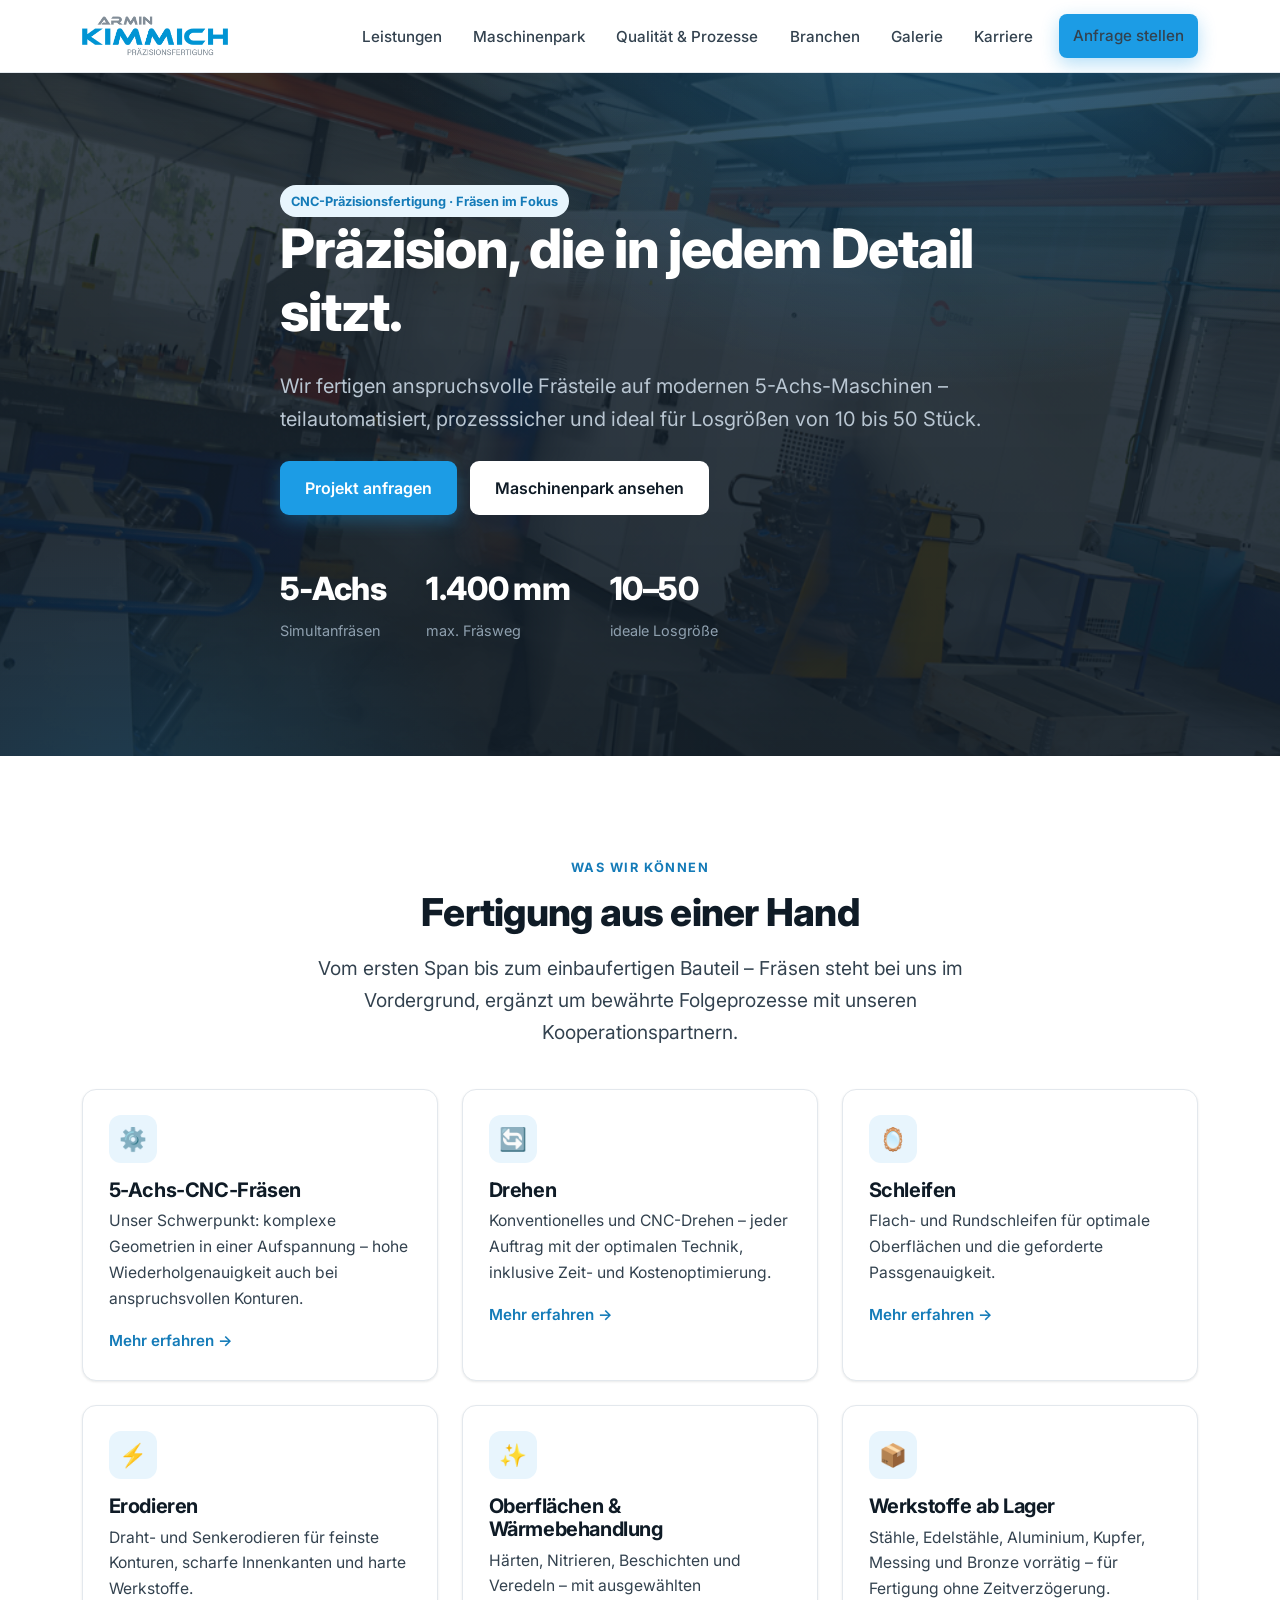
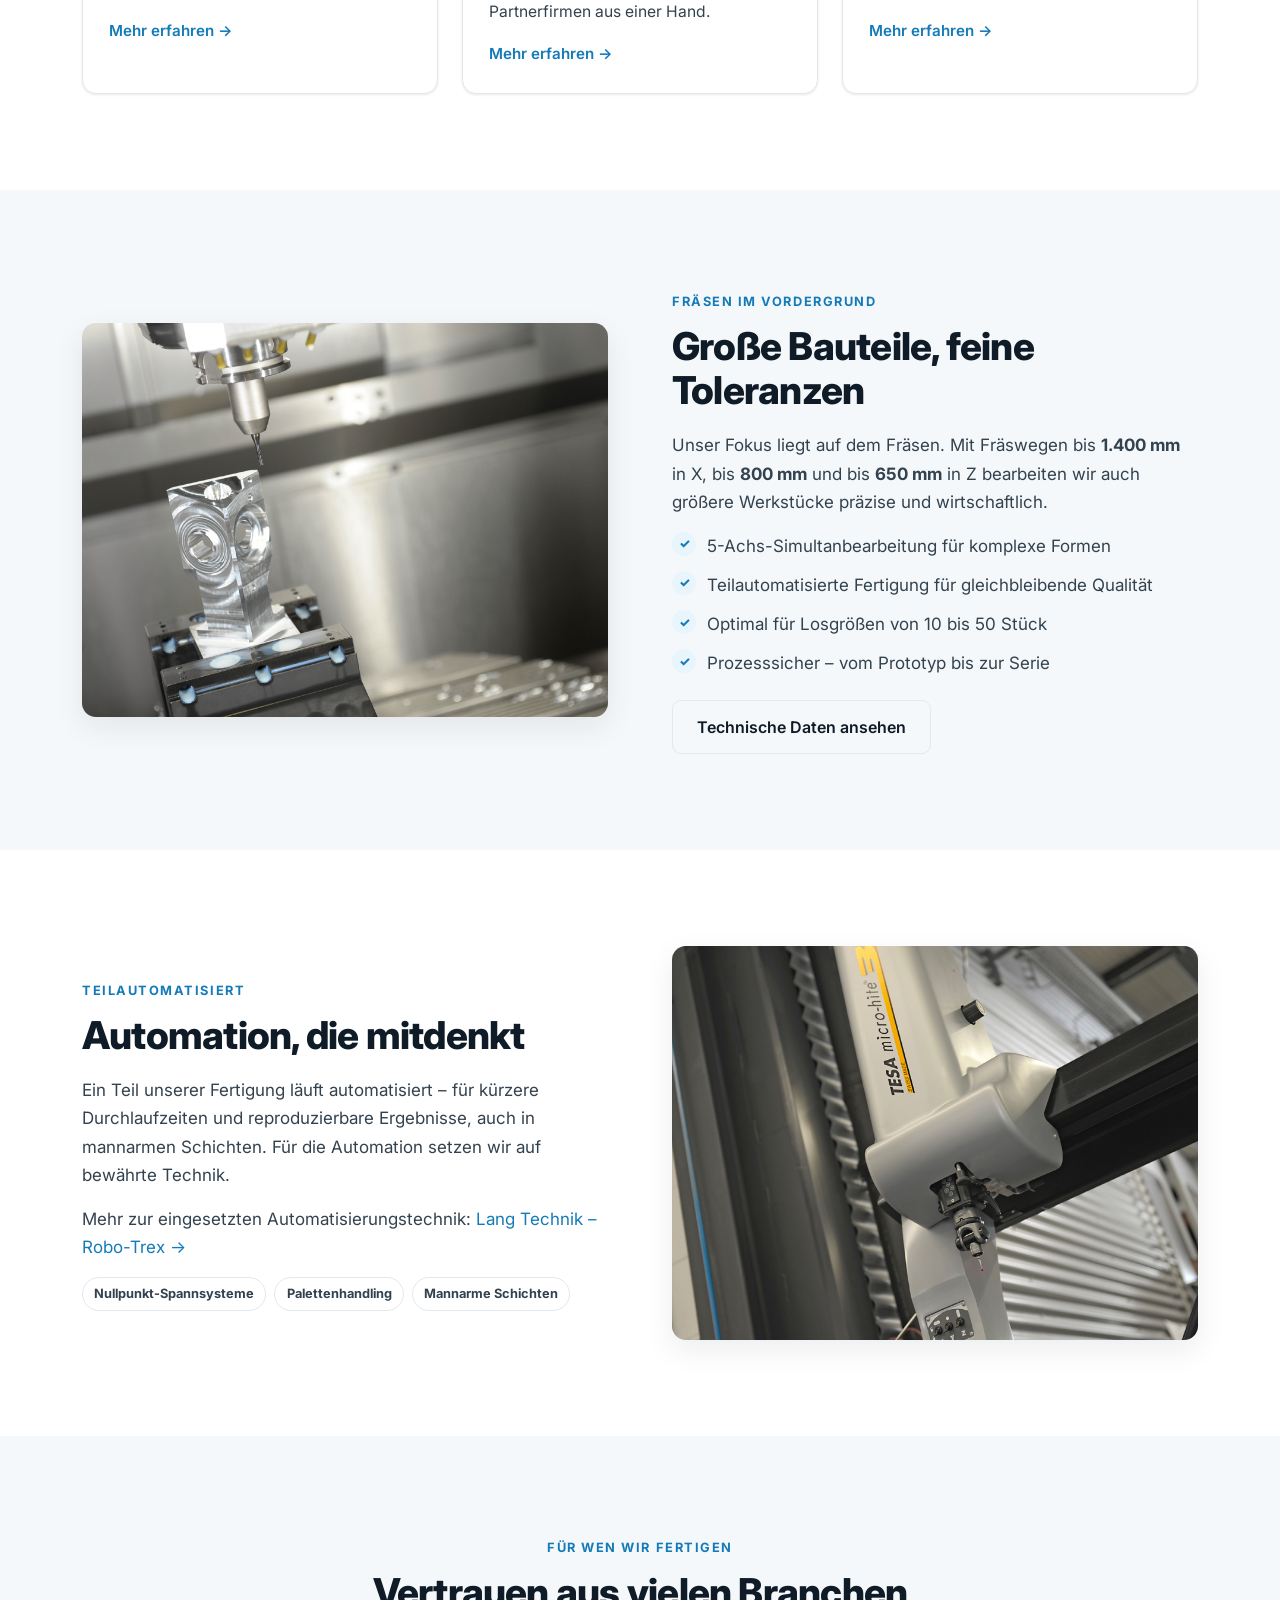
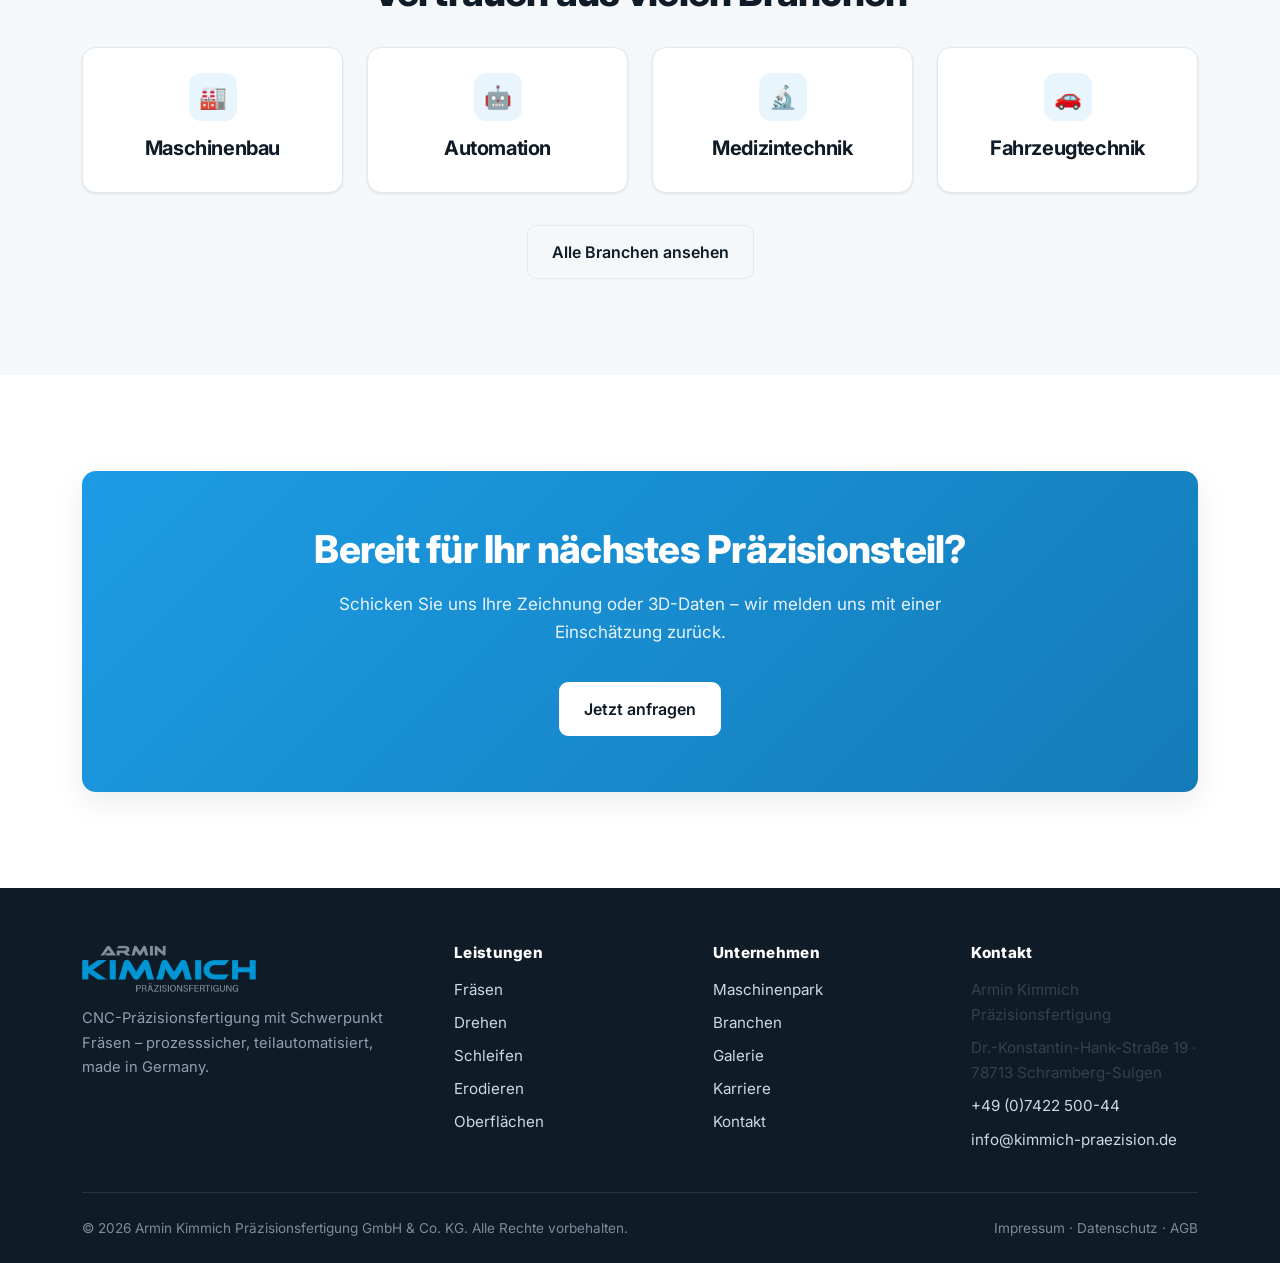
<file: index.html>
<!DOCTYPE html>
<html lang="de">
<head>
  <meta charset="UTF-8" />
  <meta name="viewport" content="width=device-width, initial-scale=1" />
  <title>Armin Kimmich Präzisionsfertigung – CNC-Fräsen & Präzisionsteile</title>
  <meta name="description" content="Armin Kimmich Präzisionsfertigung: 5-Achs-CNC-Fräsen, Erodieren, Oberflächen- und Wärmebehandlung. Präzisionsteile in Losgrößen 10–50, teilautomatisiert gefertigt." />
  <link rel="icon" href="assets/favicon.svg" type="image/svg+xml" />
  <link rel="stylesheet" href="css/style.css" />
</head>
<body>
  <!-- HEADER -->
  <header class="site-header">
    <div class="container nav">
      <a class="brand" href="index.html"><img class="brand__logo" src="logo_kimmich_transparent_web_567x162pixel.png" alt="Armin Kimmich Präzisionsfertigung" width="567" height="162" /></a>
      <button class="nav__toggle" aria-label="Menü" aria-expanded="false" aria-controls="nav-links">
        <span></span><span></span><span></span>
      </button>
      <ul class="nav__links" id="nav-links">
        <li><a href="leistungen.html">Leistungen</a></li>
        <li><a href="maschinenpark.html">Maschinenpark</a></li>
        <li><a href="qualitaet-prozesse.html">Qualität & Prozesse</a></li>
        <li><a href="branchen.html">Branchen</a></li>
        <li><a href="galerie.html">Galerie</a></li><li><a href="karriere.html">Karriere</a></li>
        <li class="nav__cta"><a class="btn btn--primary" href="konfigurator.html">Anfrage stellen</a></li>
      </ul>
    </div>
  </header>

  <!-- HERO -->
  <section class="hero" style="background-image: linear-gradient(rgba(15,27,38,.82), rgba(15,27,38,.90)), url('030.jpg'); background-size: cover; background-position: center;">
    <div class="container hero__inner">
      <span class="pill">CNC-Präzisionsfertigung · Fräsen im Fokus</span>
      <h1>Präzision, die in jedem Detail sitzt.</h1>
      <p>Wir fertigen anspruchsvolle Frästeile auf modernen 5-Achs-Maschinen –
         teilautomatisiert, prozesssicher und ideal für Losgrößen von 10 bis 50 Stück.</p>
      <div class="hero__actions">
        <a class="btn btn--primary" href="kontakt.html">Projekt anfragen</a>
        <a class="btn btn--light" href="maschinenpark.html">Maschinenpark ansehen</a>
      </div>
      <div class="hero__stats">
        <div class="hero__stat"><b>5-Achs</b><span>Simultanfräsen</span></div>
        <div class="hero__stat"><b>1.400&nbsp;mm</b><span>max. Fräsweg</span></div>
        <div class="hero__stat"><b>10–50</b><span>ideale Losgröße</span></div>
      </div>
    </div>
  </section>

  <!-- LEISTUNGEN -->
  <section class="section">
    <div class="container">
      <div class="center reveal">
        <span class="eyebrow">Was wir können</span>
        <h2>Fertigung aus einer Hand</h2>
        <p class="lead">Vom ersten Span bis zum einbaufertigen Bauteil – Fräsen steht bei uns
           im Vordergrund, ergänzt um bewährte Folgeprozesse mit unseren Kooperationspartnern.</p>
      </div>
      <div class="grid grid--3" style="margin-top:2.5rem">
        <article class="card reveal">
          <div class="card__icon">⚙️</div>
          <h3>5-Achs-CNC-Fräsen</h3>
          <p>Unser Schwerpunkt: komplexe Geometrien in einer Aufspannung – hohe Wiederholgenauigkeit auch bei anspruchsvollen Konturen.</p>
          <a class="card__link" href="leistungen.html">Mehr erfahren →</a>
        </article>
        <article class="card reveal">
          <div class="card__icon">🔄</div>
          <h3>Drehen</h3>
          <p>Konventionelles und CNC-Drehen – jeder Auftrag mit der optimalen Technik, inklusive Zeit- und Kostenoptimierung.</p>
          <a class="card__link" href="leistungen.html">Mehr erfahren →</a>
        </article>
        <article class="card reveal">
          <div class="card__icon">🪞</div>
          <h3>Schleifen</h3>
          <p>Flach- und Rundschleifen für optimale Oberflächen und die geforderte Passgenauigkeit.</p>
          <a class="card__link" href="leistungen.html">Mehr erfahren →</a>
        </article>
        <article class="card reveal">
          <div class="card__icon">⚡</div>
          <h3>Erodieren</h3>
          <p>Draht- und Senkerodieren für feinste Konturen, scharfe Innenkanten und harte Werkstoffe.</p>
          <a class="card__link" href="leistungen.html">Mehr erfahren →</a>
        </article>
        <article class="card reveal">
          <div class="card__icon">✨</div>
          <h3>Oberflächen & Wärmebehandlung</h3>
          <p>Härten, Nitrieren, Beschichten und Veredeln – mit ausgewählten Partnerfirmen aus einer Hand.</p>
          <a class="card__link" href="qualitaet-prozesse.html">Mehr erfahren →</a>
        </article>
        <article class="card reveal">
          <div class="card__icon">📦</div>
          <h3>Werkstoffe ab Lager</h3>
          <p>Stähle, Edelstähle, Aluminium, Kupfer, Messing und Bronze vorrätig – für Fertigung ohne Zeitverzögerung.</p>
          <a class="card__link" href="leistungen.html">Mehr erfahren →</a>
        </article>
      </div>
    </div>
  </section>

  <!-- SPLIT: Fräsen im Fokus -->
  <section class="section section--soft">
    <div class="container split">
      <div class="split__media reveal">
        <img class="media" src="018.jpg" alt="5-Achs-CNC-Fräsen eines Präzisionsbauteils" loading="lazy" />
      </div>
      <div class="reveal">
        <span class="eyebrow">Fräsen im Vordergrund</span>
        <h2>Große Bauteile, feine Toleranzen</h2>
        <p>Unser Fokus liegt auf dem Fräsen. Mit Fräswegen bis <strong>1.400&nbsp;mm</strong> in X,
           bis <strong>800&nbsp;mm</strong> und bis <strong>650&nbsp;mm</strong> in Z bearbeiten wir
           auch größere Werkstücke präzise und wirtschaftlich.</p>
        <ul class="checklist">
          <li>5-Achs-Simultanbearbeitung für komplexe Formen</li>
          <li>Teilautomatisierte Fertigung für gleichbleibende Qualität</li>
          <li>Optimal für Losgrößen von 10 bis 50 Stück</li>
          <li>Prozesssicher – vom Prototyp bis zur Serie</li>
        </ul>
        <a class="btn btn--ghost" href="maschinenpark.html" style="margin-top:1.4rem">Technische Daten ansehen</a>
      </div>
    </div>
  </section>

  <!-- AUTOMATISIERUNG -->
  <section class="section">
    <div class="container split split--reverse">
      <div class="split__media reveal">
        <img class="media" src="025.jpg" alt="Automatisiertes Werkstück-Handling in der Fertigung" loading="lazy" />
      </div>
      <div class="reveal">
        <span class="eyebrow">Teilautomatisiert</span>
        <h2>Automation, die mitdenkt</h2>
        <p>Ein Teil unserer Fertigung läuft automatisiert – für kürzere Durchlaufzeiten und
           reproduzierbare Ergebnisse, auch in mannarmen Schichten. Für die Automation setzen wir
           auf bewährte Technik.</p>
        <p>Mehr zur eingesetzten Automatisierungstechnik:
           <a href="https://www.lang-technik.de/" target="_blank" rel="noopener">Lang Technik – Robo-Trex →</a></p>
        <div class="taglist">
          <span class="pill">Nullpunkt-Spannsysteme</span>
          <span class="pill">Palettenhandling</span>
          <span class="pill">Mannarme Schichten</span>
        </div>
      </div>
    </div>
  </section>

  <!-- BRANCHEN TEASER -->
  <section class="section section--soft">
    <div class="container">
      <div class="center reveal">
        <span class="eyebrow">Für wen wir fertigen</span>
        <h2>Vertrauen aus vielen Branchen</h2>
      </div>
      <div class="grid grid--4" style="margin-top:2rem">
        <div class="card reveal center"><div class="card__icon" style="margin-inline:auto">🏭</div><h3>Maschinenbau</h3></div>
        <div class="card reveal center"><div class="card__icon" style="margin-inline:auto">🤖</div><h3>Automation</h3></div>
        <div class="card reveal center"><div class="card__icon" style="margin-inline:auto">🔬</div><h3>Medizintechnik</h3></div>
        <div class="card reveal center"><div class="card__icon" style="margin-inline:auto">🚗</div><h3>Fahrzeugtechnik</h3></div>
      </div>
      <div class="center" style="margin-top:2rem">
        <a class="btn btn--ghost" href="branchen.html">Alle Branchen ansehen</a>
      </div>
    </div>
  </section>

  <!-- CTA -->
  <section class="section">
    <div class="container">
      <div class="cta reveal">
        <h2>Bereit für Ihr nächstes Präzisionsteil?</h2>
        <p>Schicken Sie uns Ihre Zeichnung oder 3D-Daten – wir melden uns mit einer Einschätzung zurück.</p>
        <a class="btn btn--light" href="kontakt.html">Jetzt anfragen</a>
      </div>
    </div>
  </section>

  <!-- FOOTER -->
  <footer class="site-footer">
    <div class="container">
      <div class="footer__grid">
        <div class="footer__brand">
          <a class="brand" href="index.html"><img class="brand__logo" src="logo_kimmich_transparent_web_567x162pixel.png" alt="Armin Kimmich Präzisionsfertigung" width="567" height="162" /></a>
          <p>CNC-Präzisionsfertigung mit Schwerpunkt Fräsen – prozesssicher, teilautomatisiert, made in Germany.</p>
        </div>
        <div>
          <h4>Leistungen</h4>
          <ul><li><a href="leistungen.html">Fräsen</a></li><li><a href="leistungen.html">Drehen</a></li><li><a href="leistungen.html">Schleifen</a></li><li><a href="leistungen.html">Erodieren</a></li><li><a href="leistungen.html">Oberflächen</a></li></ul>
        </div>
        <div>
          <h4>Unternehmen</h4>
          <ul>
            <li><a href="maschinenpark.html">Maschinenpark</a></li>
            <li><a href="branchen.html">Branchen</a></li>
            <li><a href="galerie.html">Galerie</a></li><li><a href="karriere.html">Karriere</a></li>
            <li><a href="kontakt.html">Kontakt</a></li>
          </ul>
        </div>
        <div>
          <h4>Kontakt</h4>
          <ul>
            <li>Armin Kimmich Präzisionsfertigung</li>
            <li>Dr.-Konstantin-Hank-Straße 19 · 78713 Schramberg-Sulgen</li>
            <li><a href="tel:+49742250044">+49 (0)7422 500-44</a></li>
            <li><a href="mailto:info@kimmich-praezision.de">info@kimmich-praezision.de</a></li>
          </ul>
        </div>
      </div>
      <div class="footer__bottom">
        <span>© <span data-year>2026</span> Armin Kimmich Präzisionsfertigung GmbH &amp; Co. KG. Alle Rechte vorbehalten.</span>
        <span><a href="impressum.html">Impressum</a> · <a href="datenschutz.html">Datenschutz</a> · <a href="agb.html">AGB</a></span>
      </div>
    </div>
  </footer>

  <script src="js/main.js"></script>
</body>
</html>
</file>
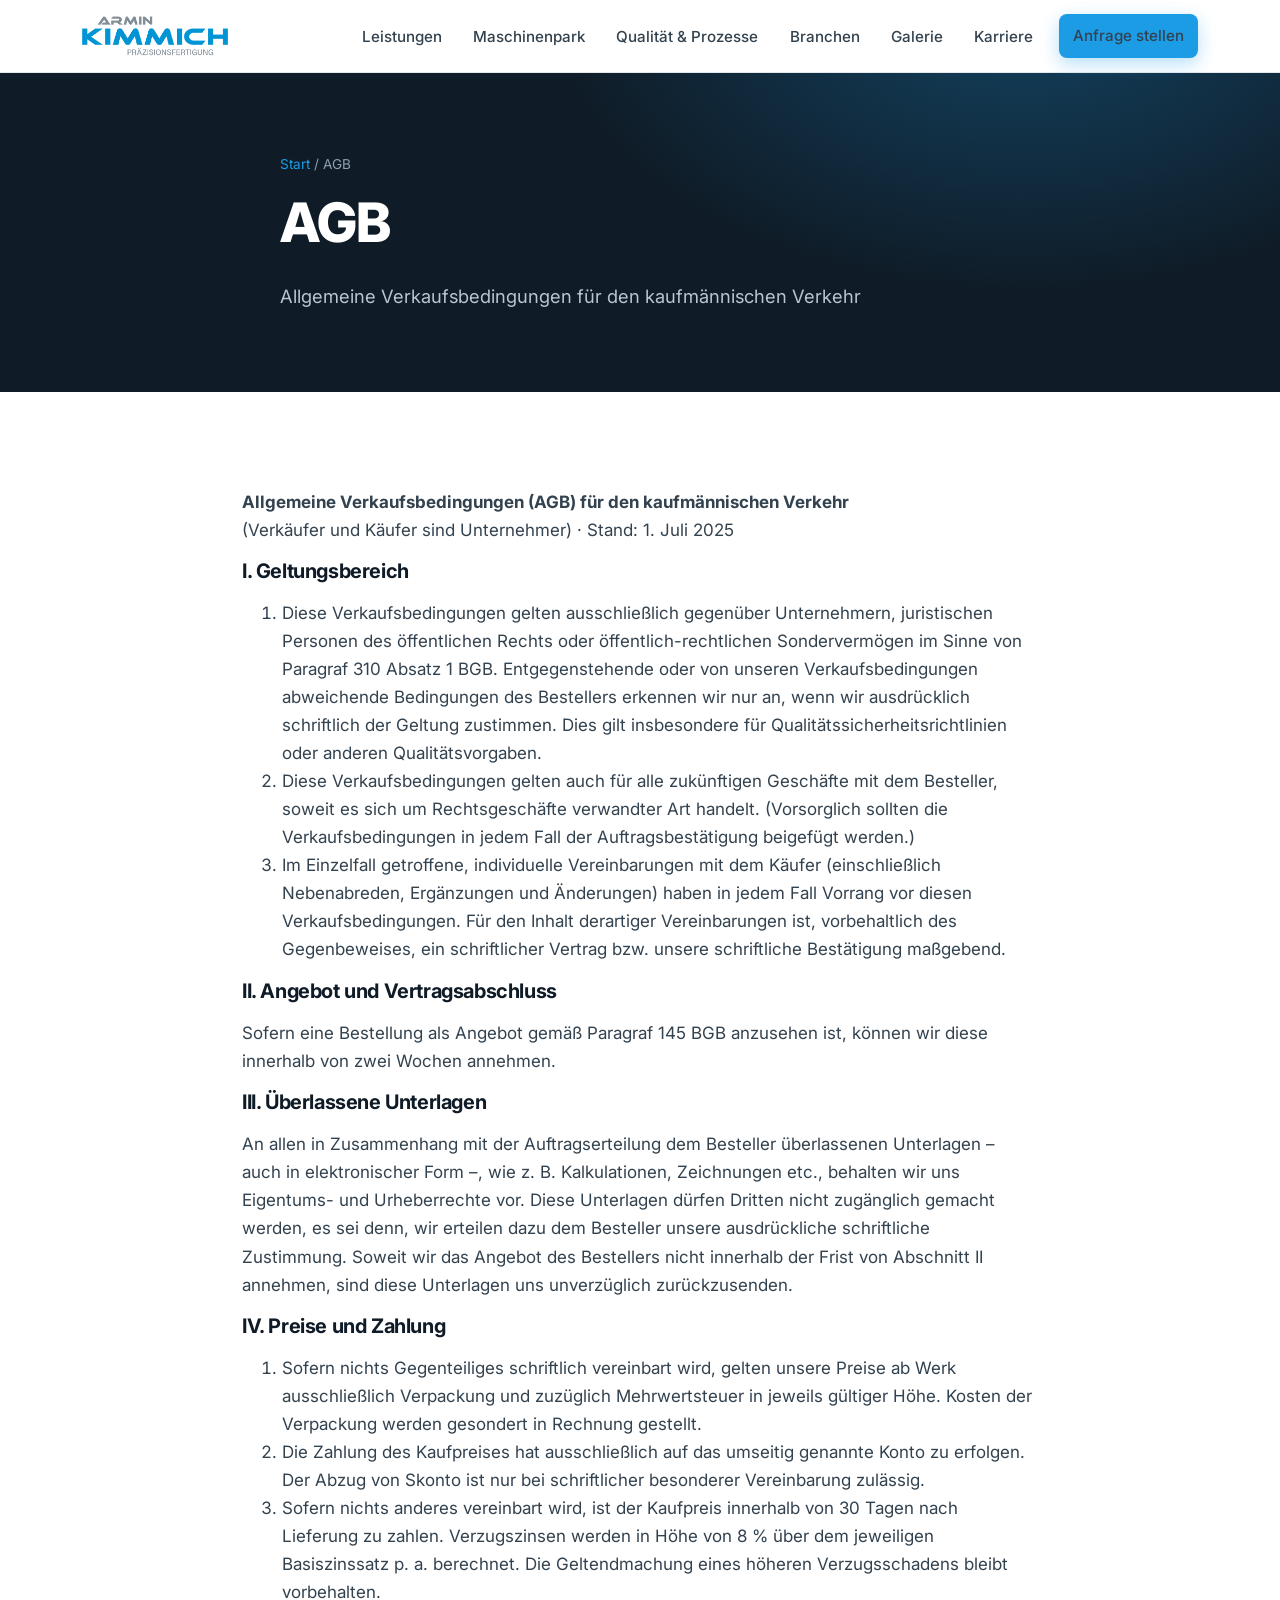
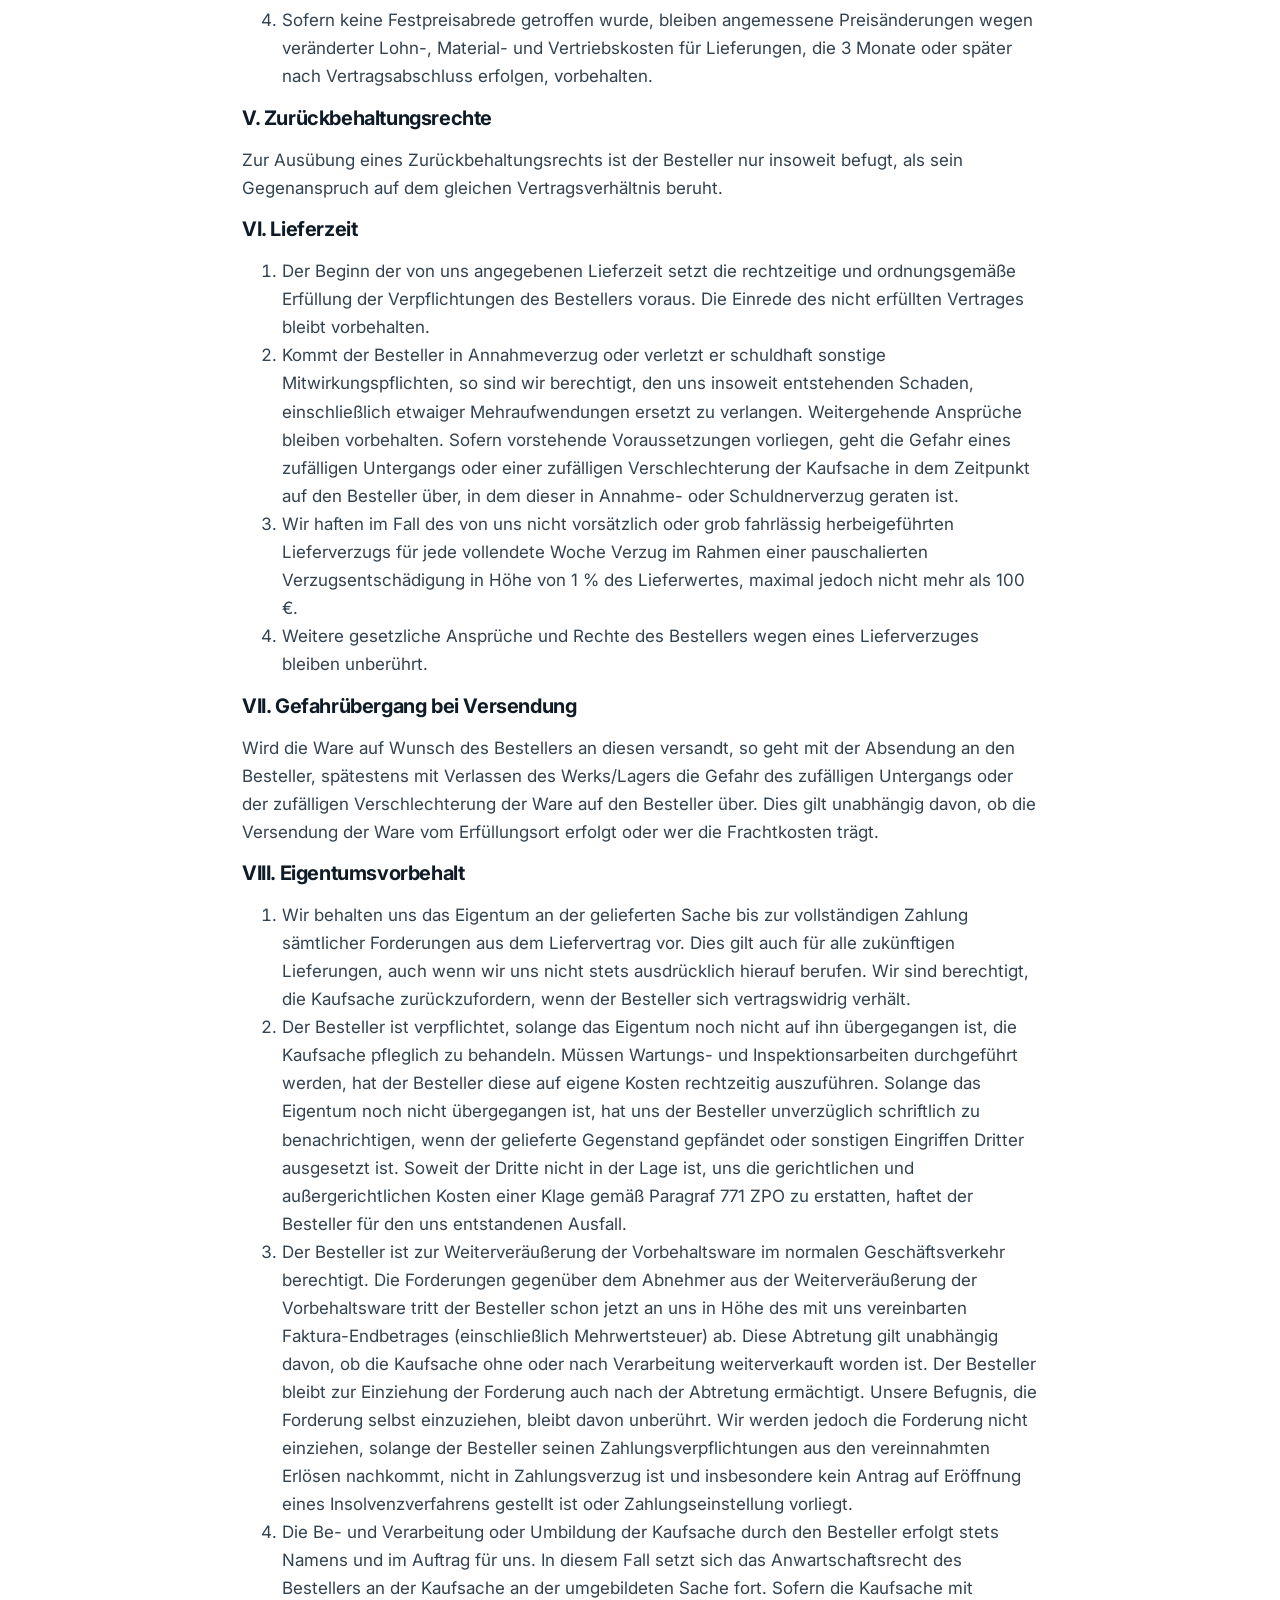
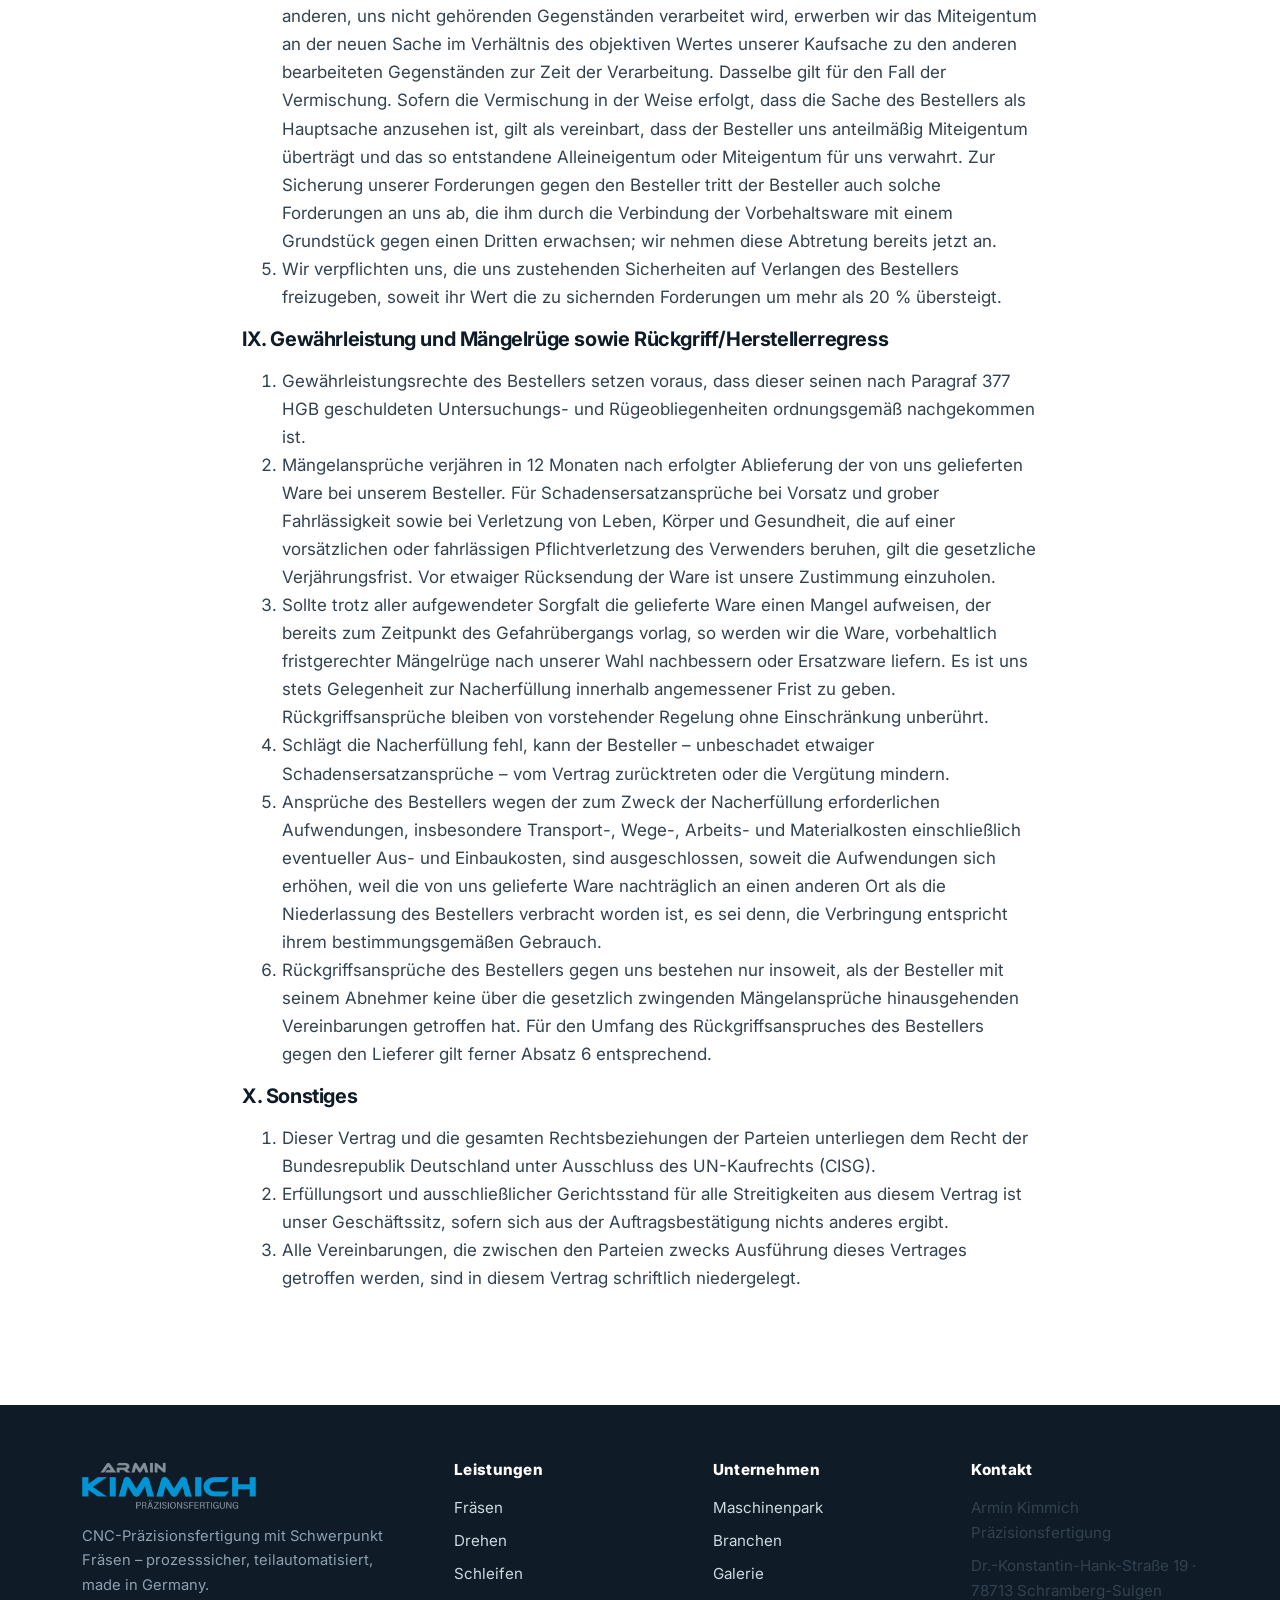
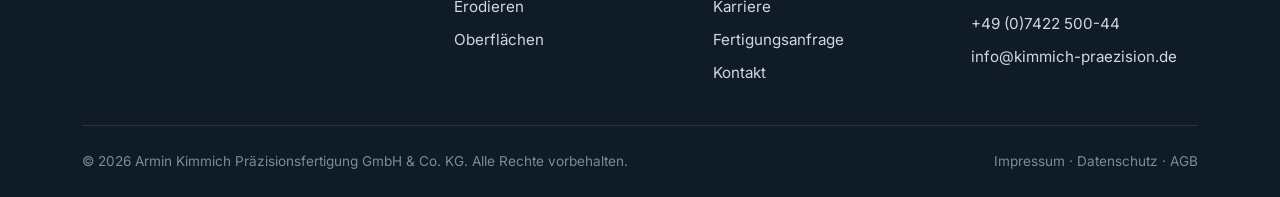
<file: agb.html>
<!DOCTYPE html>
<html lang="de">
<head>
  <meta charset="UTF-8" />
  <meta name="viewport" content="width=device-width, initial-scale=1" />
  <title>AGB – Armin Kimmich Präzisionsfertigung</title>
  <meta name="description" content="Allgemeine Verkaufsbedingungen der Armin Kimmich Präzisionsfertigung GmbH & Co. KG (kaufmännischer Verkehr)." />
  <link rel="icon" href="assets/favicon.svg" type="image/svg+xml" />
  <link rel="stylesheet" href="css/style.css" />
</head>
<body>
  <header class="site-header">
    <div class="container nav">
      <a class="brand" href="index.html"><img class="brand__logo" src="logo_kimmich_transparent_web_567x162pixel.png" alt="Armin Kimmich Präzisionsfertigung" width="567" height="162" /></a>
      <button class="nav__toggle" aria-label="Menü" aria-expanded="false" aria-controls="nav-links"><span></span><span></span><span></span></button>
      <ul class="nav__links" id="nav-links">
        <li><a href="leistungen.html">Leistungen</a></li>
        <li><a href="maschinenpark.html">Maschinenpark</a></li>
        <li><a href="qualitaet-prozesse.html">Qualität & Prozesse</a></li>
        <li><a href="branchen.html">Branchen</a></li>
        <li><a href="galerie.html">Galerie</a></li>
        <li><a href="karriere.html">Karriere</a></li>
        <li class="nav__cta"><a class="btn btn--primary" href="konfigurator.html">Anfrage stellen</a></li>
      </ul>
    </div>
  </header>

  <section class="page-hero">
    <div class="container page-hero__inner">
      <div class="breadcrumb"><a href="index.html">Start</a> / AGB</div>
      <h1>AGB</h1>
      <p>Allgemeine Verkaufsbedingungen für den kaufmännischen Verkehr</p>
    </div>
  </section>

  <section class="section">
    <div class="container" style="max-width:860px">
      <div class="stack">
        <p><strong>Allgemeine Verkaufsbedingungen (AGB) für den kaufmännischen Verkehr</strong><br>
           (Verkäufer und Käufer sind Unternehmer) · Stand: 1. Juli 2025</p>

        <h3>I. Geltungsbereich</h3>
        <ol>
          <li>Diese Verkaufsbedingungen gelten ausschließlich gegenüber Unternehmern, juristischen Personen des öffentlichen Rechts oder öffentlich-rechtlichen Sondervermögen im Sinne von Paragraf 310 Absatz 1 BGB. Entgegenstehende oder von unseren Verkaufsbedingungen abweichende Bedingungen des Bestellers erkennen wir nur an, wenn wir ausdrücklich schriftlich der Geltung zustimmen. Dies gilt insbesondere für Qualitätssicherheitsrichtlinien oder anderen Qualitätsvorgaben.</li>
          <li>Diese Verkaufsbedingungen gelten auch für alle zukünftigen Geschäfte mit dem Besteller, soweit es sich um Rechtsgeschäfte verwandter Art handelt. (Vorsorglich sollten die Verkaufsbedingungen in jedem Fall der Auftragsbestätigung beigefügt werden.)</li>
          <li>Im Einzelfall getroffene, individuelle Vereinbarungen mit dem Käufer (einschließlich Nebenabreden, Ergänzungen und Änderungen) haben in jedem Fall Vorrang vor diesen Verkaufsbedingungen. Für den Inhalt derartiger Vereinbarungen ist, vorbehaltlich des Gegenbeweises, ein schriftlicher Vertrag bzw. unsere schriftliche Bestätigung maßgebend.</li>
        </ol>

        <h3>II. Angebot und Vertragsabschluss</h3>
        <p>Sofern eine Bestellung als Angebot gemäß Paragraf 145 BGB anzusehen ist, können wir diese innerhalb von zwei Wochen annehmen.</p>

        <h3>III. Überlassene Unterlagen</h3>
        <p>An allen in Zusammenhang mit der Auftragserteilung dem Besteller überlassenen Unterlagen – auch in elektronischer Form –, wie z. B. Kalkulationen, Zeichnungen etc., behalten wir uns Eigentums- und Urheberrechte vor. Diese Unterlagen dürfen Dritten nicht zugänglich gemacht werden, es sei denn, wir erteilen dazu dem Besteller unsere ausdrückliche schriftliche Zustimmung. Soweit wir das Angebot des Bestellers nicht innerhalb der Frist von Abschnitt II annehmen, sind diese Unterlagen uns unverzüglich zurückzusenden.</p>

        <h3>IV. Preise und Zahlung</h3>
        <ol>
          <li>Sofern nichts Gegenteiliges schriftlich vereinbart wird, gelten unsere Preise ab Werk ausschließlich Verpackung und zuzüglich Mehrwertsteuer in jeweils gültiger Höhe. Kosten der Verpackung werden gesondert in Rechnung gestellt.</li>
          <li>Die Zahlung des Kaufpreises hat ausschließlich auf das umseitig genannte Konto zu erfolgen. Der Abzug von Skonto ist nur bei schriftlicher besonderer Vereinbarung zulässig.</li>
          <li>Sofern nichts anderes vereinbart wird, ist der Kaufpreis innerhalb von 30 Tagen nach Lieferung zu zahlen. Verzugszinsen werden in Höhe von 8 % über dem jeweiligen Basiszinssatz p. a. berechnet. Die Geltendmachung eines höheren Verzugsschadens bleibt vorbehalten.</li>
          <li>Sofern keine Festpreisabrede getroffen wurde, bleiben angemessene Preisänderungen wegen veränderter Lohn-, Material- und Vertriebskosten für Lieferungen, die 3 Monate oder später nach Vertragsabschluss erfolgen, vorbehalten.</li>
        </ol>

        <h3>V. Zurückbehaltungsrechte</h3>
        <p>Zur Ausübung eines Zurückbehaltungsrechts ist der Besteller nur insoweit befugt, als sein Gegenanspruch auf dem gleichen Vertragsverhältnis beruht.</p>

        <h3>VI. Lieferzeit</h3>
        <ol>
          <li>Der Beginn der von uns angegebenen Lieferzeit setzt die rechtzeitige und ordnungsgemäße Erfüllung der Verpflichtungen des Bestellers voraus. Die Einrede des nicht erfüllten Vertrages bleibt vorbehalten.</li>
          <li>Kommt der Besteller in Annahmeverzug oder verletzt er schuldhaft sonstige Mitwirkungspflichten, so sind wir berechtigt, den uns insoweit entstehenden Schaden, einschließlich etwaiger Mehraufwendungen ersetzt zu verlangen. Weitergehende Ansprüche bleiben vorbehalten. Sofern vorstehende Voraussetzungen vorliegen, geht die Gefahr eines zufälligen Untergangs oder einer zufälligen Verschlechterung der Kaufsache in dem Zeitpunkt auf den Besteller über, in dem dieser in Annahme- oder Schuldnerverzug geraten ist.</li>
          <li>Wir haften im Fall des von uns nicht vorsätzlich oder grob fahrlässig herbeigeführten Lieferverzugs für jede vollendete Woche Verzug im Rahmen einer pauschalierten Verzugsentschädigung in Höhe von 1 % des Lieferwertes, maximal jedoch nicht mehr als 100 €.</li>
          <li>Weitere gesetzliche Ansprüche und Rechte des Bestellers wegen eines Lieferverzuges bleiben unberührt.</li>
        </ol>

        <h3>VII. Gefahrübergang bei Versendung</h3>
        <p>Wird die Ware auf Wunsch des Bestellers an diesen versandt, so geht mit der Absendung an den Besteller, spätestens mit Verlassen des Werks/Lagers die Gefahr des zufälligen Untergangs oder der zufälligen Verschlechterung der Ware auf den Besteller über. Dies gilt unabhängig davon, ob die Versendung der Ware vom Erfüllungsort erfolgt oder wer die Frachtkosten trägt.</p>

        <h3>VIII. Eigentumsvorbehalt</h3>
        <ol>
          <li>Wir behalten uns das Eigentum an der gelieferten Sache bis zur vollständigen Zahlung sämtlicher Forderungen aus dem Liefervertrag vor. Dies gilt auch für alle zukünftigen Lieferungen, auch wenn wir uns nicht stets ausdrücklich hierauf berufen. Wir sind berechtigt, die Kaufsache zurückzufordern, wenn der Besteller sich vertragswidrig verhält.</li>
          <li>Der Besteller ist verpflichtet, solange das Eigentum noch nicht auf ihn übergegangen ist, die Kaufsache pfleglich zu behandeln. Müssen Wartungs- und Inspektionsarbeiten durchgeführt werden, hat der Besteller diese auf eigene Kosten rechtzeitig auszuführen. Solange das Eigentum noch nicht übergegangen ist, hat uns der Besteller unverzüglich schriftlich zu benachrichtigen, wenn der gelieferte Gegenstand gepfändet oder sonstigen Eingriffen Dritter ausgesetzt ist. Soweit der Dritte nicht in der Lage ist, uns die gerichtlichen und außergerichtlichen Kosten einer Klage gemäß Paragraf 771 ZPO zu erstatten, haftet der Besteller für den uns entstandenen Ausfall.</li>
          <li>Der Besteller ist zur Weiterveräußerung der Vorbehaltsware im normalen Geschäftsverkehr berechtigt. Die Forderungen gegenüber dem Abnehmer aus der Weiterveräußerung der Vorbehaltsware tritt der Besteller schon jetzt an uns in Höhe des mit uns vereinbarten Faktura-Endbetrages (einschließlich Mehrwertsteuer) ab. Diese Abtretung gilt unabhängig davon, ob die Kaufsache ohne oder nach Verarbeitung weiterverkauft worden ist. Der Besteller bleibt zur Einziehung der Forderung auch nach der Abtretung ermächtigt. Unsere Befugnis, die Forderung selbst einzuziehen, bleibt davon unberührt. Wir werden jedoch die Forderung nicht einziehen, solange der Besteller seinen Zahlungsverpflichtungen aus den vereinnahmten Erlösen nachkommt, nicht in Zahlungsverzug ist und insbesondere kein Antrag auf Eröffnung eines Insolvenzverfahrens gestellt ist oder Zahlungseinstellung vorliegt.</li>
          <li>Die Be- und Verarbeitung oder Umbildung der Kaufsache durch den Besteller erfolgt stets Namens und im Auftrag für uns. In diesem Fall setzt sich das Anwartschaftsrecht des Bestellers an der Kaufsache an der umgebildeten Sache fort. Sofern die Kaufsache mit anderen, uns nicht gehörenden Gegenständen verarbeitet wird, erwerben wir das Miteigentum an der neuen Sache im Verhältnis des objektiven Wertes unserer Kaufsache zu den anderen bearbeiteten Gegenständen zur Zeit der Verarbeitung. Dasselbe gilt für den Fall der Vermischung. Sofern die Vermischung in der Weise erfolgt, dass die Sache des Bestellers als Hauptsache anzusehen ist, gilt als vereinbart, dass der Besteller uns anteilmäßig Miteigentum überträgt und das so entstandene Alleineigentum oder Miteigentum für uns verwahrt. Zur Sicherung unserer Forderungen gegen den Besteller tritt der Besteller auch solche Forderungen an uns ab, die ihm durch die Verbindung der Vorbehaltsware mit einem Grundstück gegen einen Dritten erwachsen; wir nehmen diese Abtretung bereits jetzt an.</li>
          <li>Wir verpflichten uns, die uns zustehenden Sicherheiten auf Verlangen des Bestellers freizugeben, soweit ihr Wert die zu sichernden Forderungen um mehr als 20 % übersteigt.</li>
        </ol>

        <h3>IX. Gewährleistung und Mängelrüge sowie Rückgriff/Herstellerregress</h3>
        <ol>
          <li>Gewährleistungsrechte des Bestellers setzen voraus, dass dieser seinen nach Paragraf 377 HGB geschuldeten Untersuchungs- und Rügeobliegenheiten ordnungsgemäß nachgekommen ist.</li>
          <li>Mängelansprüche verjähren in 12 Monaten nach erfolgter Ablieferung der von uns gelieferten Ware bei unserem Besteller. Für Schadensersatzansprüche bei Vorsatz und grober Fahrlässigkeit sowie bei Verletzung von Leben, Körper und Gesundheit, die auf einer vorsätzlichen oder fahrlässigen Pflichtverletzung des Verwenders beruhen, gilt die gesetzliche Verjährungsfrist. Vor etwaiger Rücksendung der Ware ist unsere Zustimmung einzuholen.</li>
          <li>Sollte trotz aller aufgewendeter Sorgfalt die gelieferte Ware einen Mangel aufweisen, der bereits zum Zeitpunkt des Gefahrübergangs vorlag, so werden wir die Ware, vorbehaltlich fristgerechter Mängelrüge nach unserer Wahl nachbessern oder Ersatzware liefern. Es ist uns stets Gelegenheit zur Nacherfüllung innerhalb angemessener Frist zu geben. Rückgriffsansprüche bleiben von vorstehender Regelung ohne Einschränkung unberührt.</li>
          <li>Schlägt die Nacherfüllung fehl, kann der Besteller – unbeschadet etwaiger Schadensersatzansprüche – vom Vertrag zurücktreten oder die Vergütung mindern.</li>
          <li>Ansprüche des Bestellers wegen der zum Zweck der Nacherfüllung erforderlichen Aufwendungen, insbesondere Transport-, Wege-, Arbeits- und Materialkosten einschließlich eventueller Aus- und Einbaukosten, sind ausgeschlossen, soweit die Aufwendungen sich erhöhen, weil die von uns gelieferte Ware nachträglich an einen anderen Ort als die Niederlassung des Bestellers verbracht worden ist, es sei denn, die Verbringung entspricht ihrem bestimmungsgemäßen Gebrauch.</li>
          <li>Rückgriffsansprüche des Bestellers gegen uns bestehen nur insoweit, als der Besteller mit seinem Abnehmer keine über die gesetzlich zwingenden Mängelansprüche hinausgehenden Vereinbarungen getroffen hat. Für den Umfang des Rückgriffsanspruches des Bestellers gegen den Lieferer gilt ferner Absatz 6 entsprechend.</li>
        </ol>

        <h3>X. Sonstiges</h3>
        <ol>
          <li>Dieser Vertrag und die gesamten Rechtsbeziehungen der Parteien unterliegen dem Recht der Bundesrepublik Deutschland unter Ausschluss des UN-Kaufrechts (CISG).</li>
          <li>Erfüllungsort und ausschließlicher Gerichtsstand für alle Streitigkeiten aus diesem Vertrag ist unser Geschäftssitz, sofern sich aus der Auftragsbestätigung nichts anderes ergibt.</li>
          <li>Alle Vereinbarungen, die zwischen den Parteien zwecks Ausführung dieses Vertrages getroffen werden, sind in diesem Vertrag schriftlich niedergelegt.</li>
        </ol>
      </div>
    </div>
  </section>

  <footer class="site-footer">
    <div class="container">
      <div class="footer__grid">
        <div class="footer__brand"><a class="brand" href="index.html"><img class="brand__logo" src="logo_kimmich_transparent_web_567x162pixel.png" alt="Armin Kimmich Präzisionsfertigung" width="567" height="162" /></a><p>CNC-Präzisionsfertigung mit Schwerpunkt Fräsen – prozesssicher, teilautomatisiert, made in Germany.</p></div>
        <div><h4>Leistungen</h4><ul><li><a href="leistungen.html">Fräsen</a></li><li><a href="leistungen.html">Drehen</a></li><li><a href="leistungen.html">Schleifen</a></li><li><a href="leistungen.html">Erodieren</a></li><li><a href="leistungen.html">Oberflächen</a></li></ul></div>
        <div><h4>Unternehmen</h4><ul><li><a href="maschinenpark.html">Maschinenpark</a></li><li><a href="branchen.html">Branchen</a></li><li><a href="galerie.html">Galerie</a></li><li><a href="karriere.html">Karriere</a></li><li><a href="konfigurator.html">Fertigungsanfrage</a></li><li><a href="kontakt.html">Kontakt</a></li></ul></div>
        <div><h4>Kontakt</h4><ul><li>Armin Kimmich Präzisionsfertigung</li><li>Dr.-Konstantin-Hank-Straße 19 · 78713 Schramberg-Sulgen</li><li><a href="tel:+49742250044">+49 (0)7422 500-44</a></li><li><a href="mailto:info@kimmich-praezision.de">info@kimmich-praezision.de</a></li></ul></div>
      </div>
      <div class="footer__bottom">
        <span>© <span data-year>2026</span> Armin Kimmich Präzisionsfertigung GmbH &amp; Co. KG. Alle Rechte vorbehalten.</span>
        <span><a href="impressum.html">Impressum</a> · <a href="datenschutz.html">Datenschutz</a> · <a href="agb.html">AGB</a></span>
      </div>
    </div>
  </footer>
  <script src="js/main.js"></script>
</body>
</html>
</file>
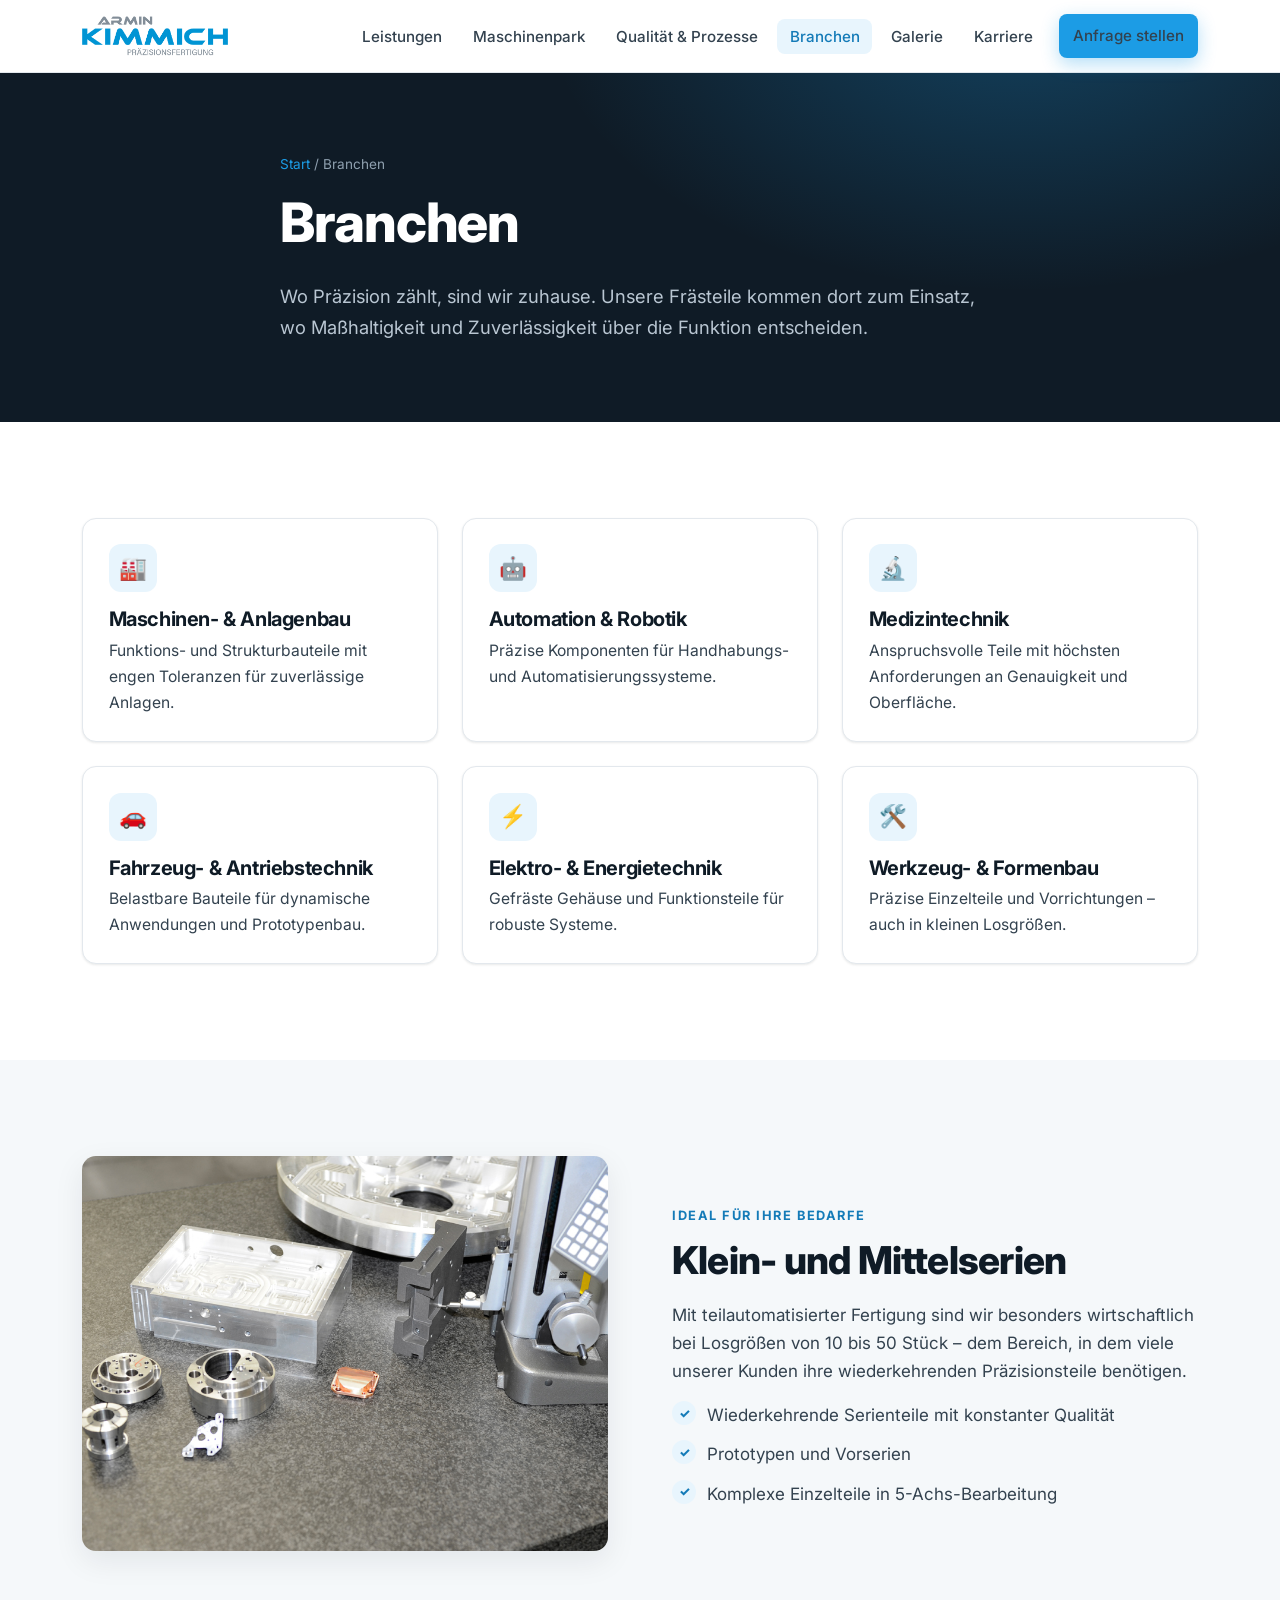
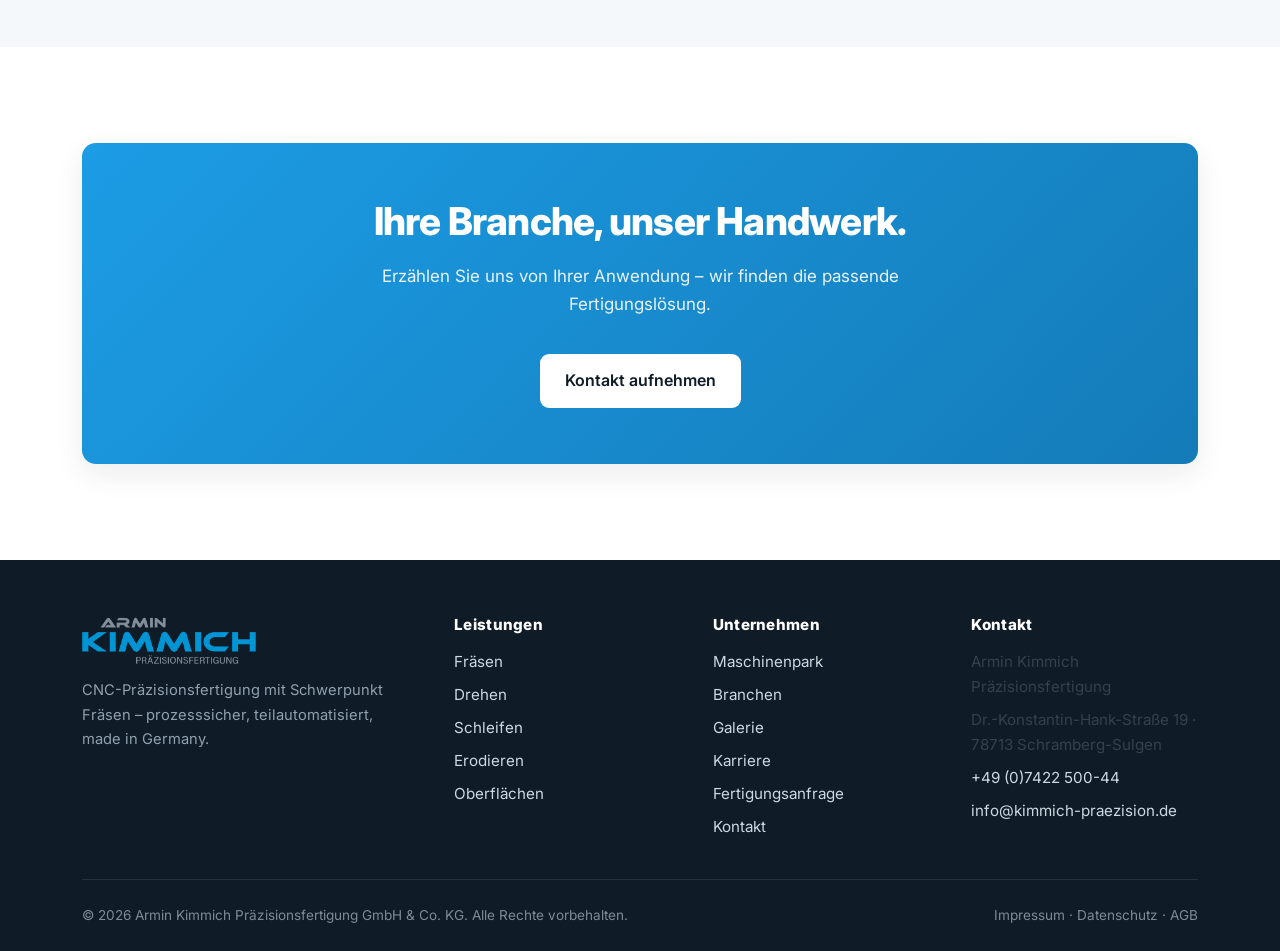
<file: branchen.html>
<!DOCTYPE html>
<html lang="de">
<head>
  <meta charset="UTF-8" />
  <meta name="viewport" content="width=device-width, initial-scale=1" />
  <title>Branchen – Armin Kimmich Präzisionsfertigung</title>
  <meta name="description" content="Präzisionsteile für Maschinenbau, Automation, Medizintechnik, Fahrzeug- und Antriebstechnik – gefräst bei Armin Kimmich Präzisionsfertigung." />
  <link rel="icon" href="assets/favicon.svg" type="image/svg+xml" />
  <link rel="stylesheet" href="css/style.css" />
</head>
<body>
  <header class="site-header">
    <div class="container nav">
      <a class="brand" href="index.html"><img class="brand__logo" src="logo_kimmich_transparent_web_567x162pixel.png" alt="Armin Kimmich Präzisionsfertigung" width="567" height="162" /></a>
      <button class="nav__toggle" aria-label="Menü" aria-expanded="false" aria-controls="nav-links"><span></span><span></span><span></span></button>
      <ul class="nav__links" id="nav-links">
        <li><a href="leistungen.html">Leistungen</a></li>
        <li><a href="maschinenpark.html">Maschinenpark</a></li>
        <li><a href="qualitaet-prozesse.html">Qualität & Prozesse</a></li>
        <li><a href="branchen.html" class="is-active">Branchen</a></li>
        <li><a href="galerie.html">Galerie</a></li><li><a href="karriere.html">Karriere</a></li>
        <li class="nav__cta"><a class="btn btn--primary" href="konfigurator.html">Anfrage stellen</a></li>
      </ul>
    </div>
  </header>

  <section class="page-hero">
    <div class="container page-hero__inner">
      <div class="breadcrumb"><a href="index.html">Start</a> / Branchen</div>
      <h1>Branchen</h1>
      <p>Wo Präzision zählt, sind wir zuhause. Unsere Frästeile kommen dort zum Einsatz,
         wo Maßhaltigkeit und Zuverlässigkeit über die Funktion entscheiden.</p>
    </div>
  </section>

  <section class="section">
    <div class="container">
      <div class="grid grid--3">
        <article class="card reveal"><div class="card__icon">🏭</div><h3>Maschinen- & Anlagenbau</h3><p>Funktions- und Strukturbauteile mit engen Toleranzen für zuverlässige Anlagen.</p></article>
        <article class="card reveal"><div class="card__icon">🤖</div><h3>Automation & Robotik</h3><p>Präzise Komponenten für Handhabungs- und Automatisierungssysteme.</p></article>
        <article class="card reveal"><div class="card__icon">🔬</div><h3>Medizintechnik</h3><p>Anspruchsvolle Teile mit höchsten Anforderungen an Genauigkeit und Oberfläche.</p></article>
        <article class="card reveal"><div class="card__icon">🚗</div><h3>Fahrzeug- & Antriebstechnik</h3><p>Belastbare Bauteile für dynamische Anwendungen und Prototypenbau.</p></article>
        <article class="card reveal"><div class="card__icon">⚡</div><h3>Elektro- & Energietechnik</h3><p>Gefräste Gehäuse und Funktionsteile für robuste Systeme.</p></article>
        <article class="card reveal"><div class="card__icon">🛠️</div><h3>Werkzeug- & Formenbau</h3><p>Präzise Einzelteile und Vorrichtungen – auch in kleinen Losgrößen.</p></article>
      </div>
    </div>
  </section>

  <section class="section section--soft">
    <div class="container split">
      <div class="split__media reveal"><img class="media" src="028.jpg" alt="Präzisionsbauteile aus verschiedenen Branchen" loading="lazy" /></div>
      <div class="reveal">
        <span class="eyebrow">Ideal für Ihre Bedarfe</span>
        <h2>Klein- und Mittelserien</h2>
        <p>Mit teilautomatisierter Fertigung sind wir besonders wirtschaftlich bei Losgrößen
           von 10 bis 50 Stück – dem Bereich, in dem viele unserer Kunden ihre wiederkehrenden
           Präzisionsteile benötigen.</p>
        <ul class="checklist">
          <li>Wiederkehrende Serienteile mit konstanter Qualität</li>
          <li>Prototypen und Vorserien</li>
          <li>Komplexe Einzelteile in 5-Achs-Bearbeitung</li>
        </ul>
      </div>
    </div>
  </section>

  <section class="section">
    <div class="container">
      <div class="cta reveal">
        <h2>Ihre Branche, unser Handwerk.</h2>
        <p>Erzählen Sie uns von Ihrer Anwendung – wir finden die passende Fertigungslösung.</p>
        <a class="btn btn--light" href="kontakt.html">Kontakt aufnehmen</a>
      </div>
    </div>
  </section>

  <footer class="site-footer">
    <div class="container">
      <div class="footer__grid">
        <div class="footer__brand"><a class="brand" href="index.html"><img class="brand__logo" src="logo_kimmich_transparent_web_567x162pixel.png" alt="Armin Kimmich Präzisionsfertigung" width="567" height="162" /></a><p>CNC-Präzisionsfertigung mit Schwerpunkt Fräsen – prozesssicher, teilautomatisiert, made in Germany.</p></div>
        <div><h4>Leistungen</h4><ul><li><a href="leistungen.html">Fräsen</a></li><li><a href="leistungen.html">Drehen</a></li><li><a href="leistungen.html">Schleifen</a></li><li><a href="leistungen.html">Erodieren</a></li><li><a href="leistungen.html">Oberflächen</a></li></ul></div>
        <div><h4>Unternehmen</h4><ul><li><a href="maschinenpark.html">Maschinenpark</a></li><li><a href="branchen.html">Branchen</a></li><li><a href="galerie.html">Galerie</a></li><li><a href="karriere.html">Karriere</a></li><li><a href="konfigurator.html">Fertigungsanfrage</a></li><li><a href="kontakt.html">Kontakt</a></li></ul></div>
        <div><h4>Kontakt</h4><ul><li>Armin Kimmich Präzisionsfertigung</li><li>Dr.-Konstantin-Hank-Straße 19 · 78713 Schramberg-Sulgen</li><li><a href="tel:+49742250044">+49 (0)7422 500-44</a></li><li><a href="mailto:info@kimmich-praezision.de">info@kimmich-praezision.de</a></li></ul></div>
      </div>
      <div class="footer__bottom">
        <span>© <span data-year>2026</span> Armin Kimmich Präzisionsfertigung GmbH &amp; Co. KG. Alle Rechte vorbehalten.</span>
        <span><a href="impressum.html">Impressum</a> · <a href="datenschutz.html">Datenschutz</a> · <a href="agb.html">AGB</a></span>
      </div>
    </div>
  </footer>
  <script src="js/main.js"></script>
</body>
</html>
</file>
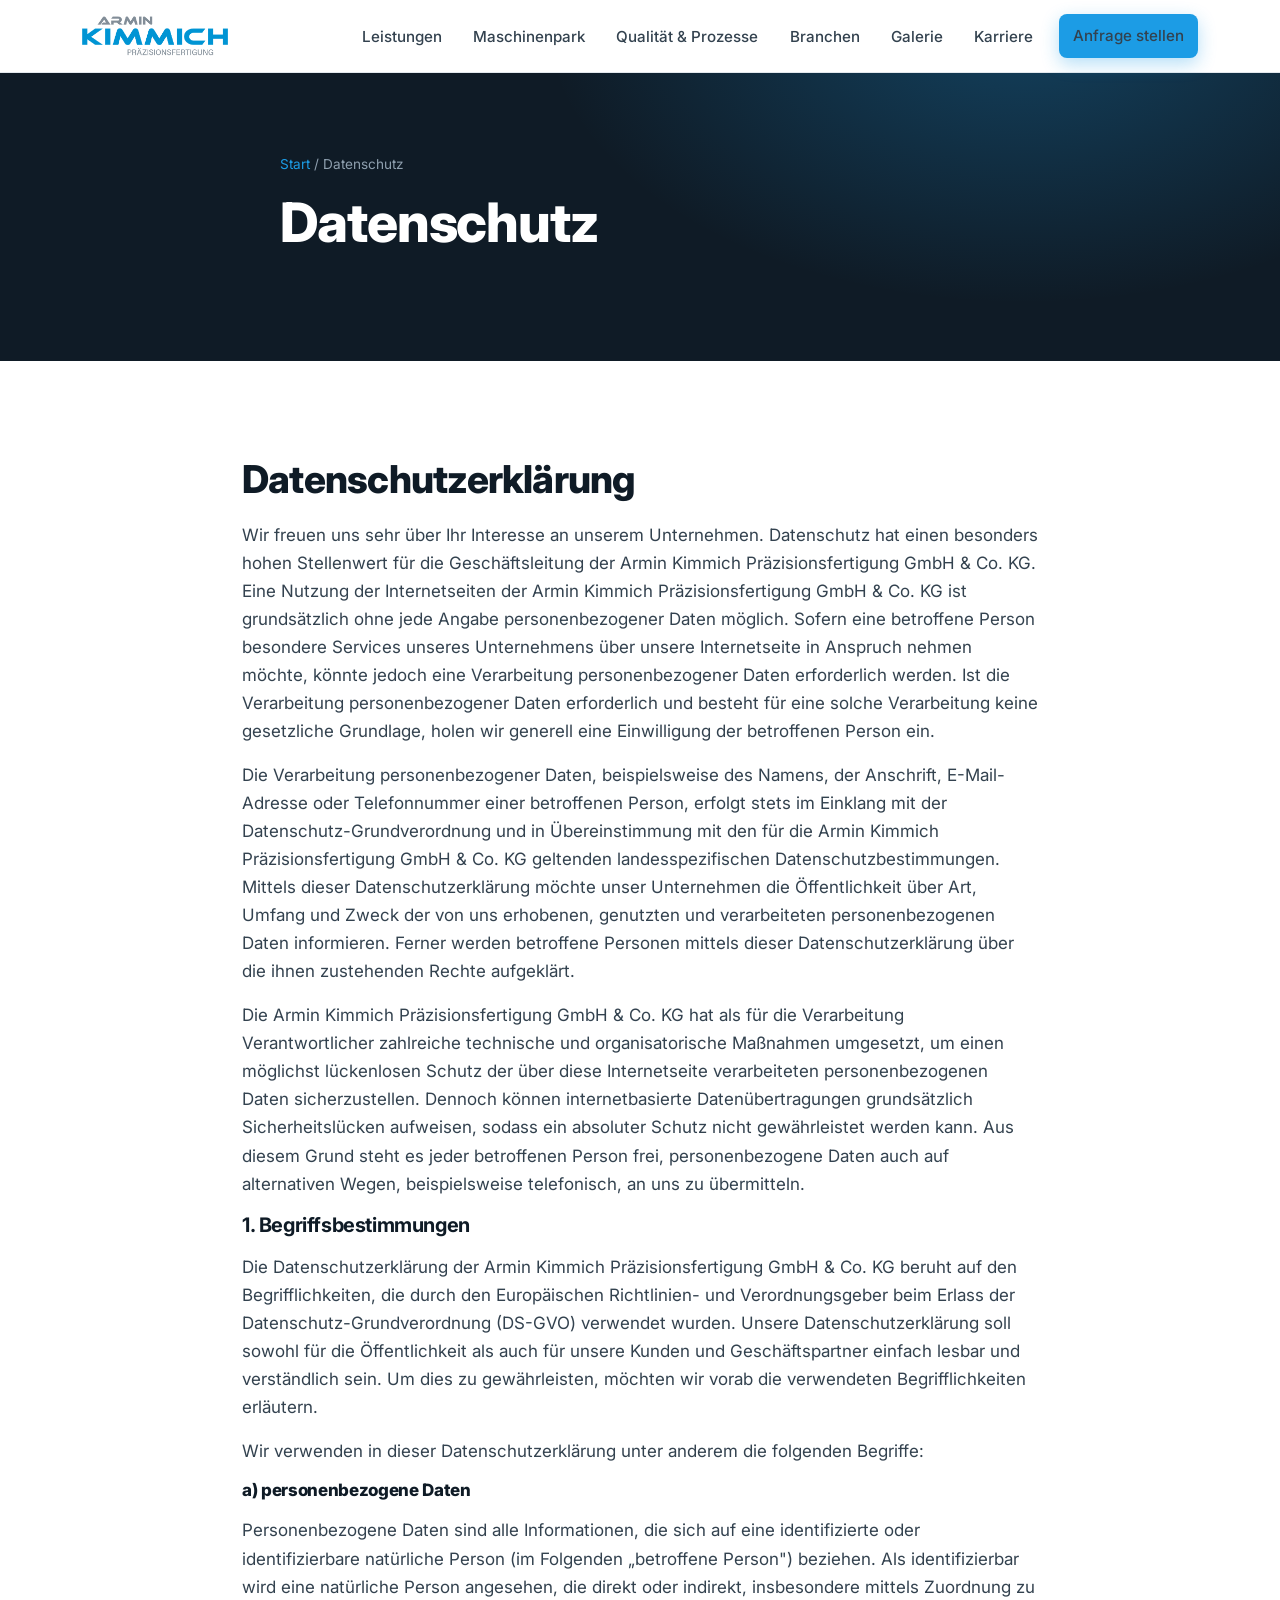
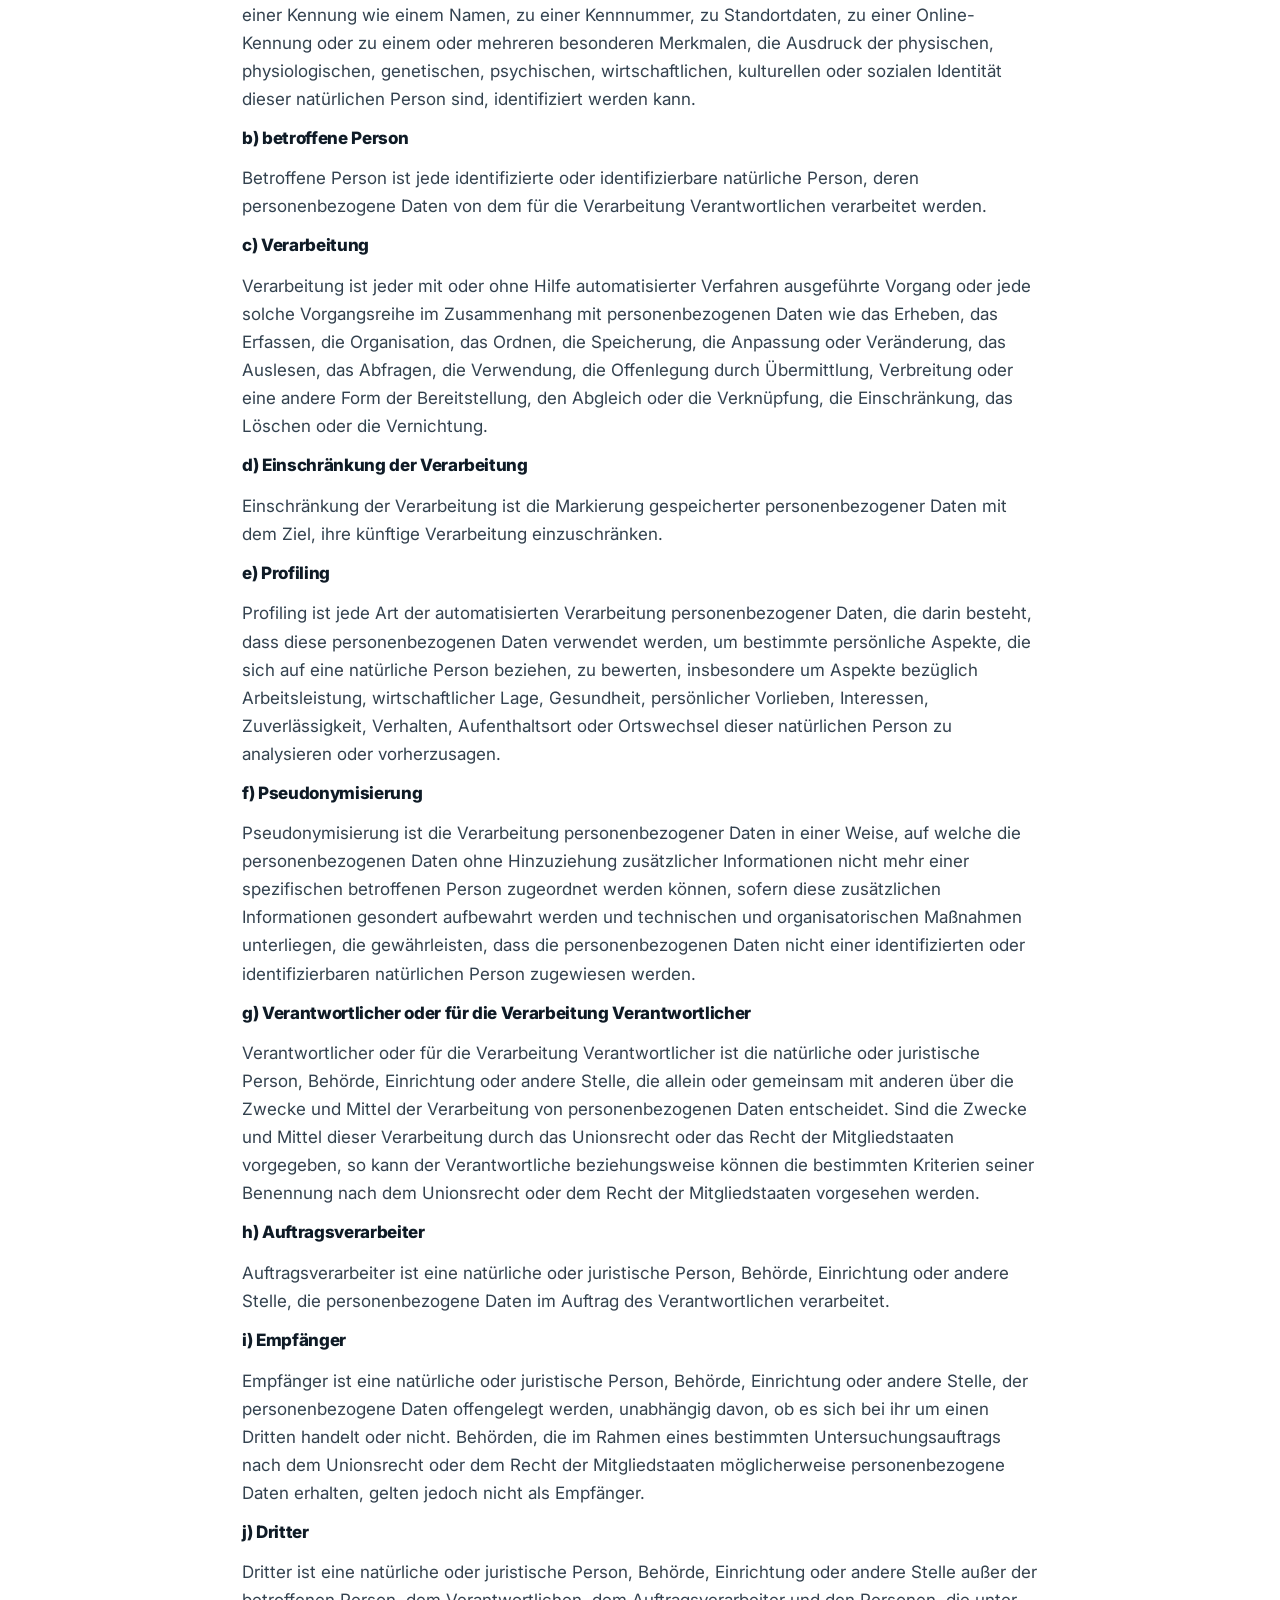
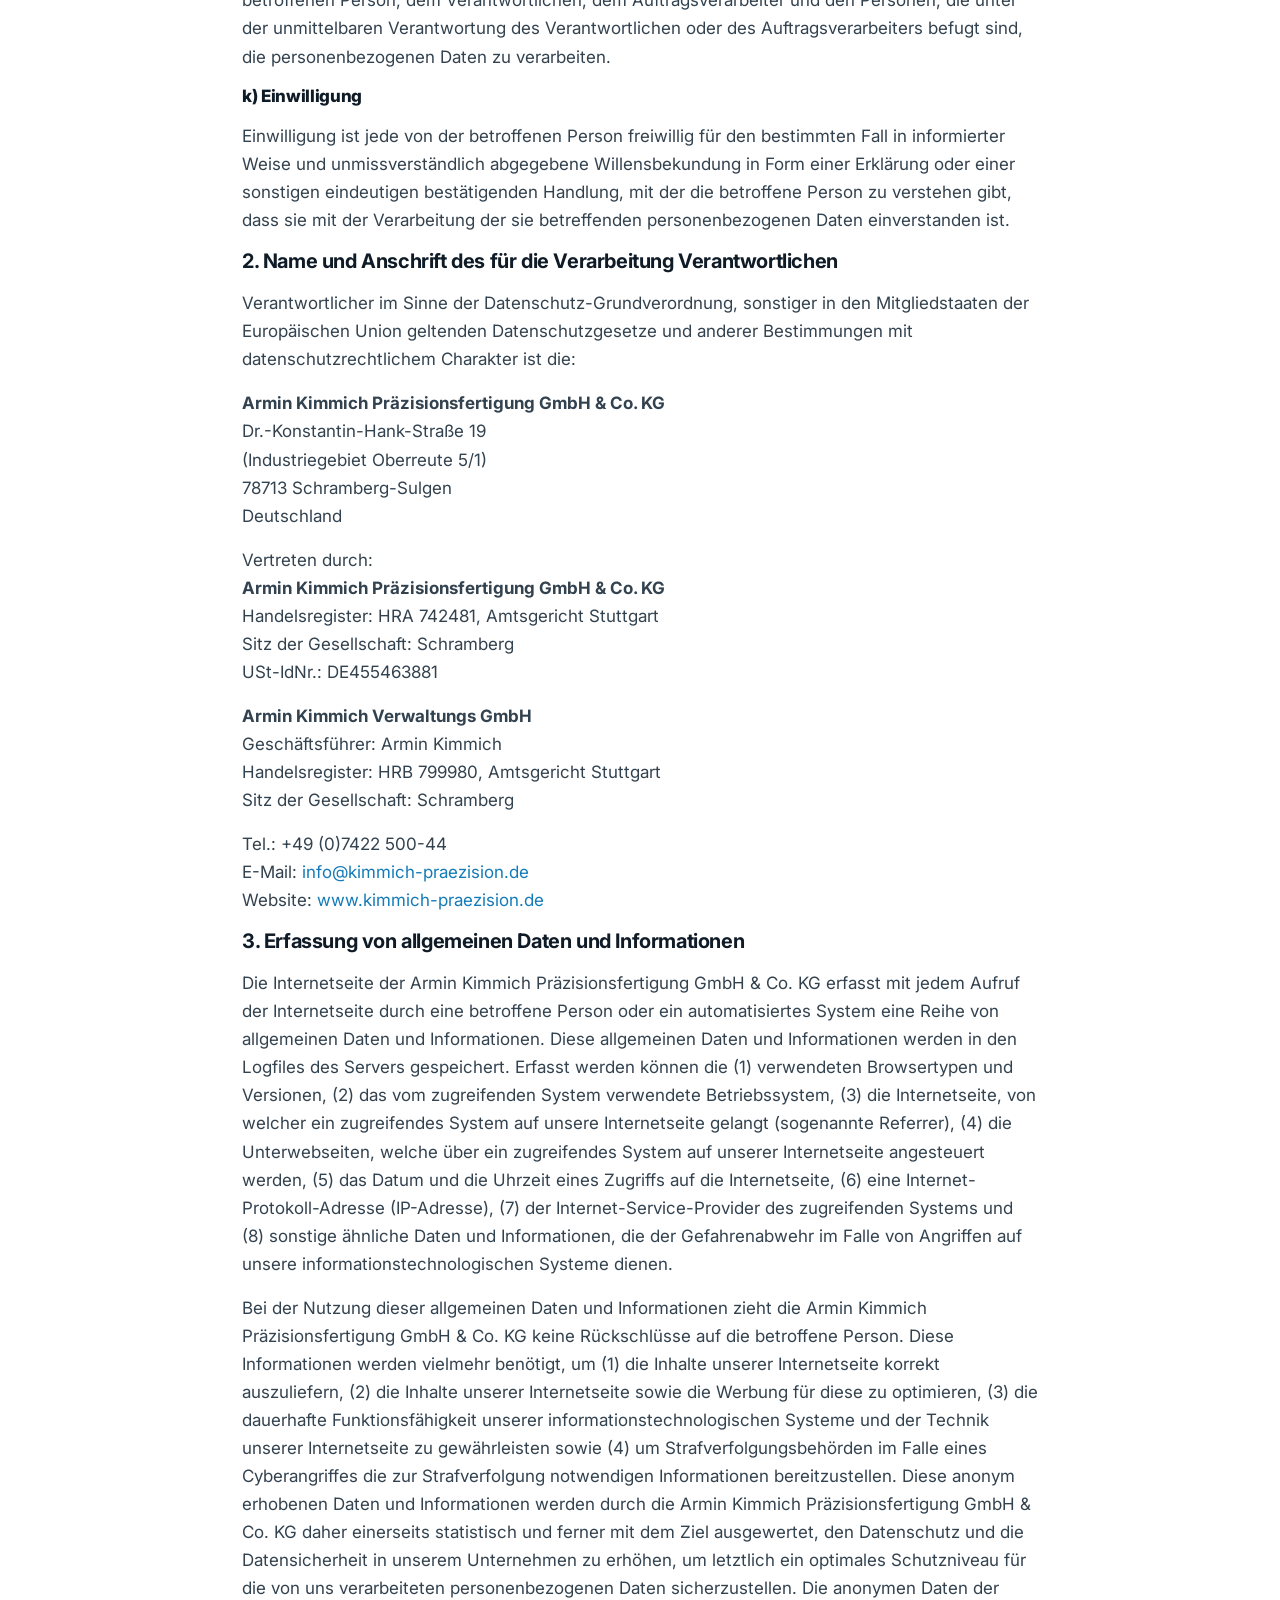
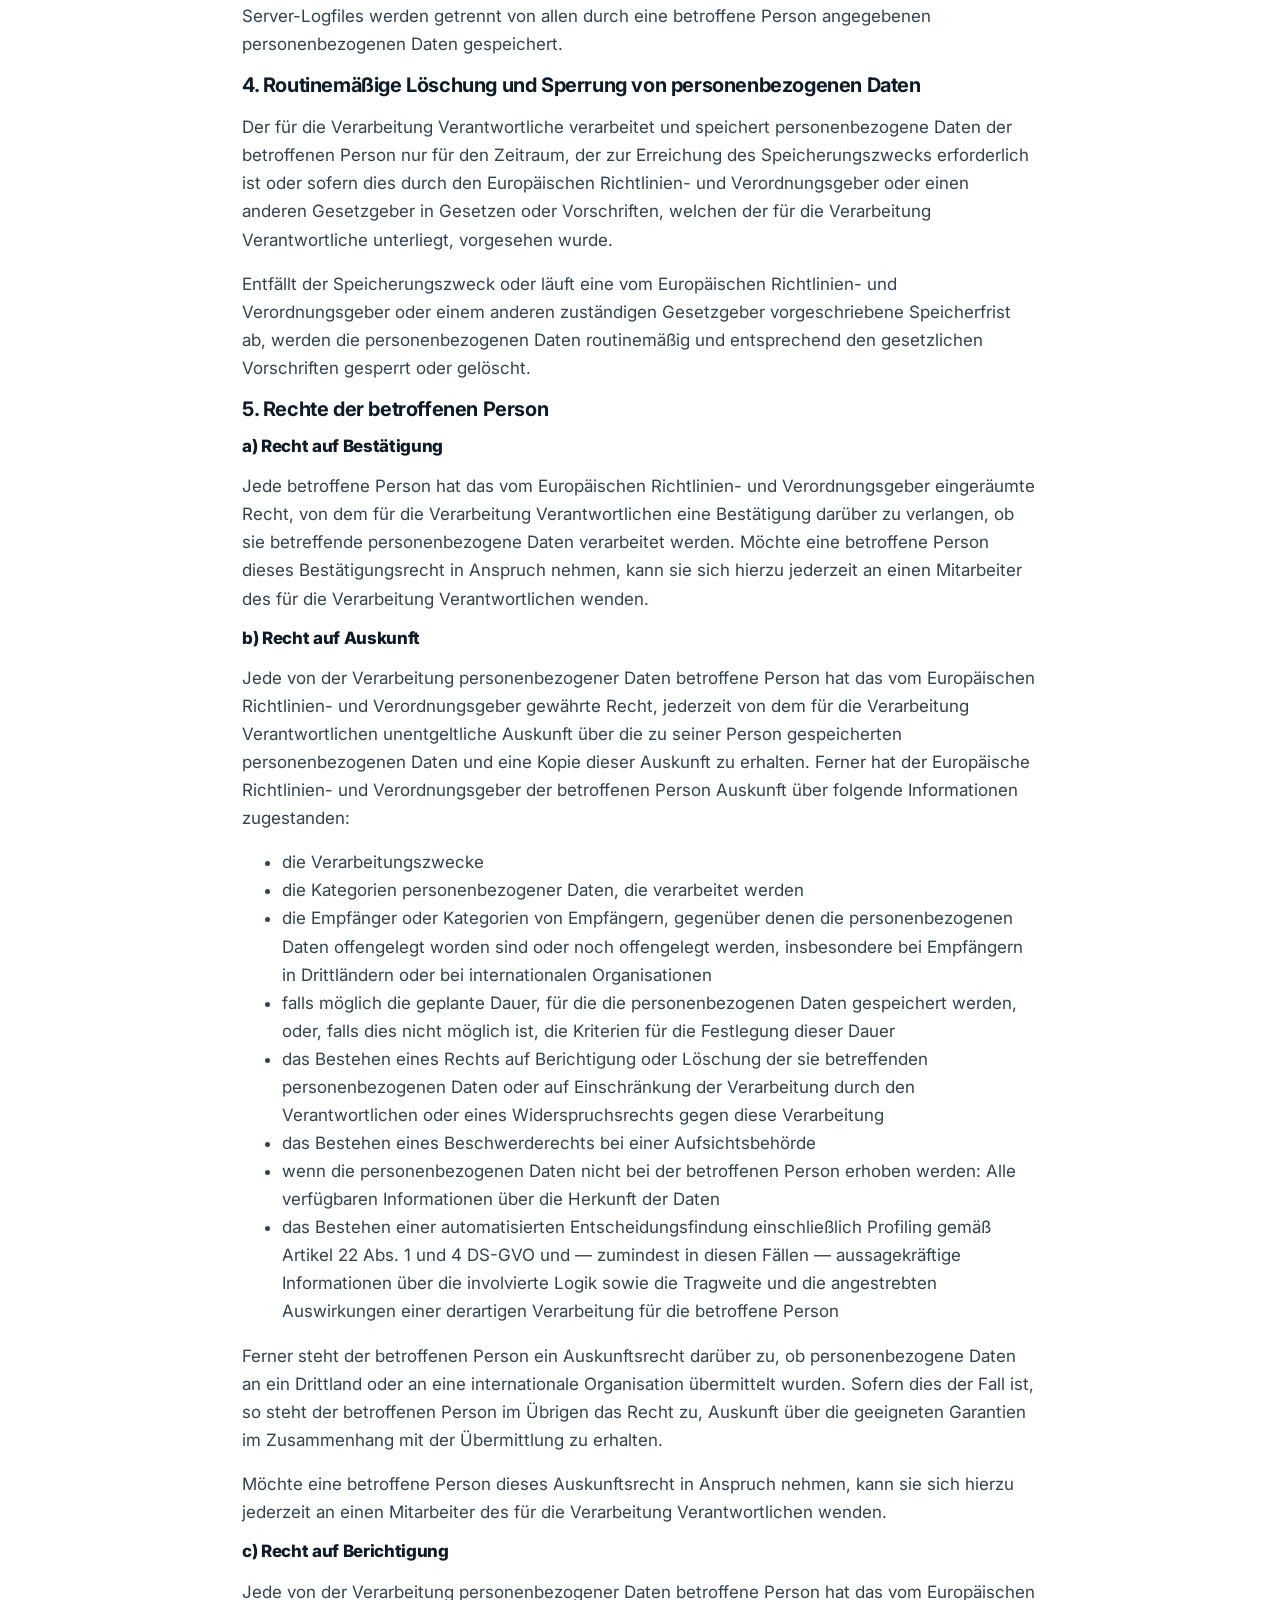
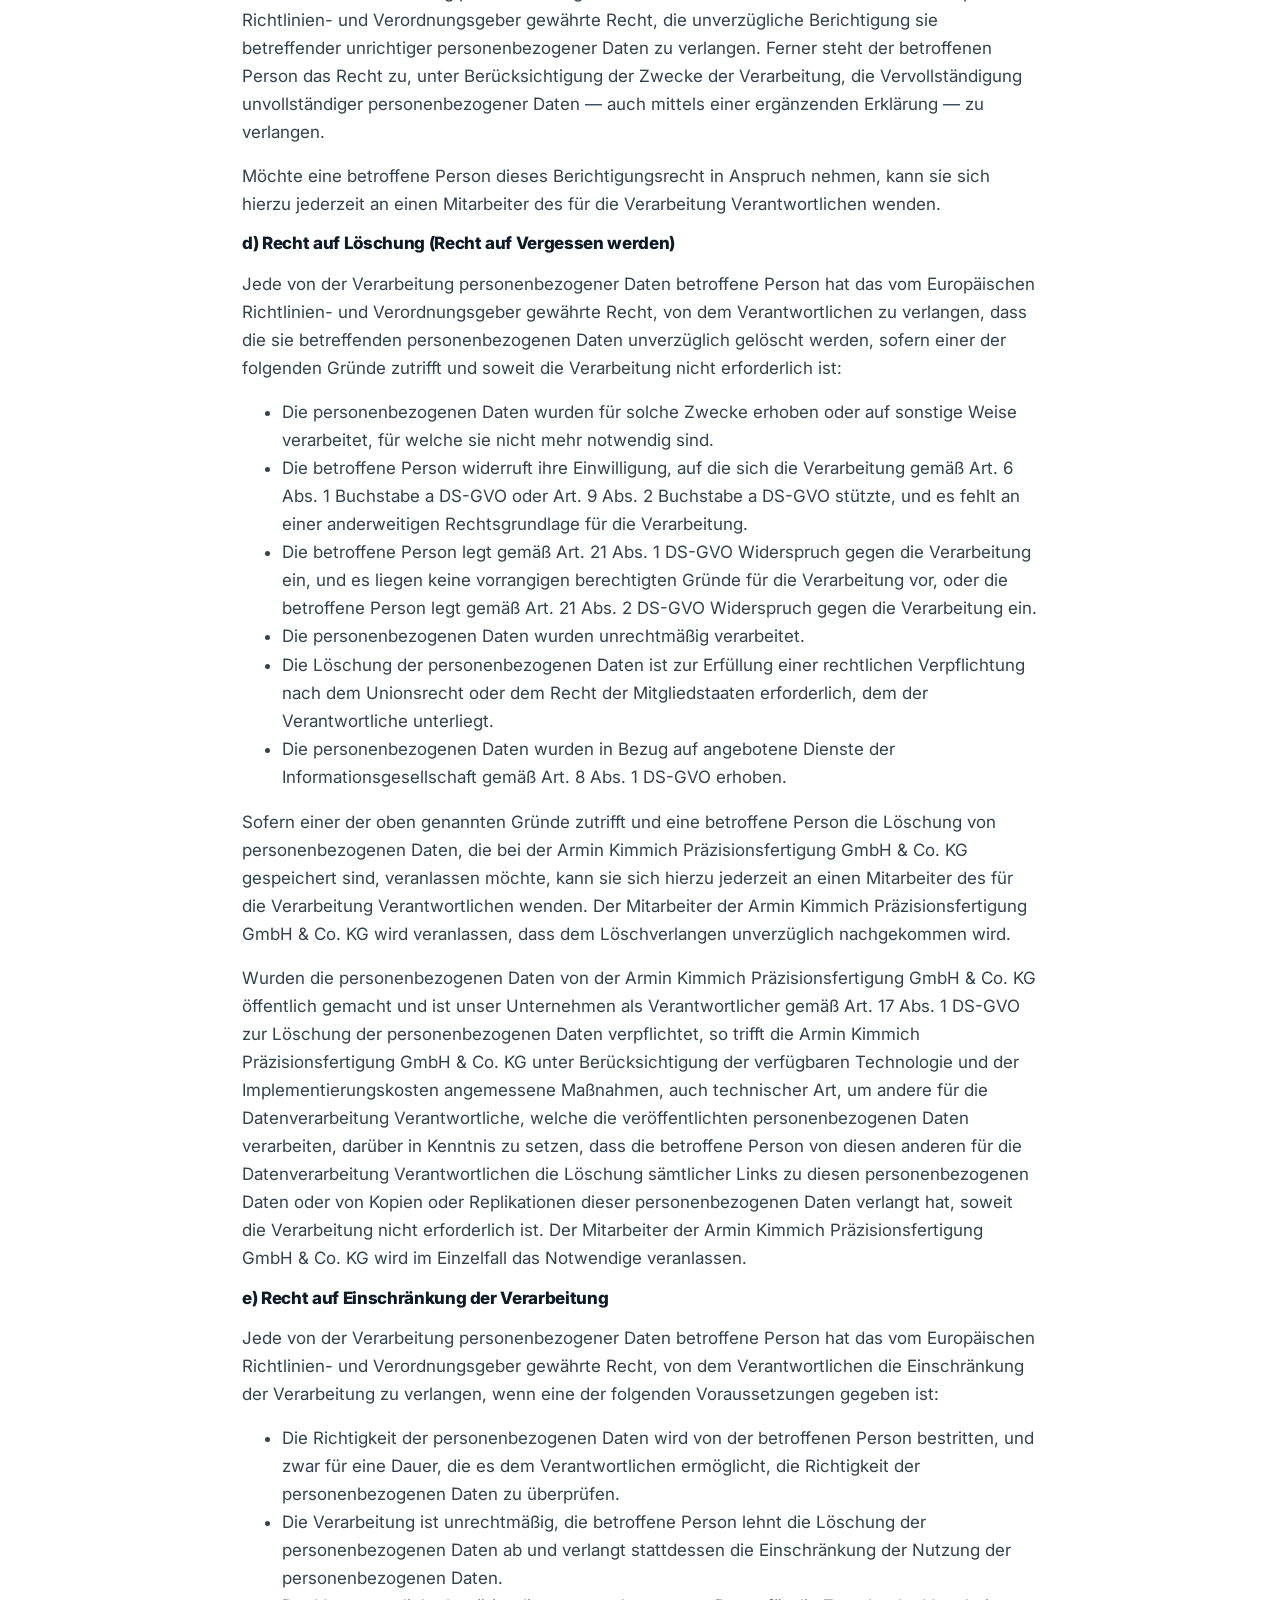
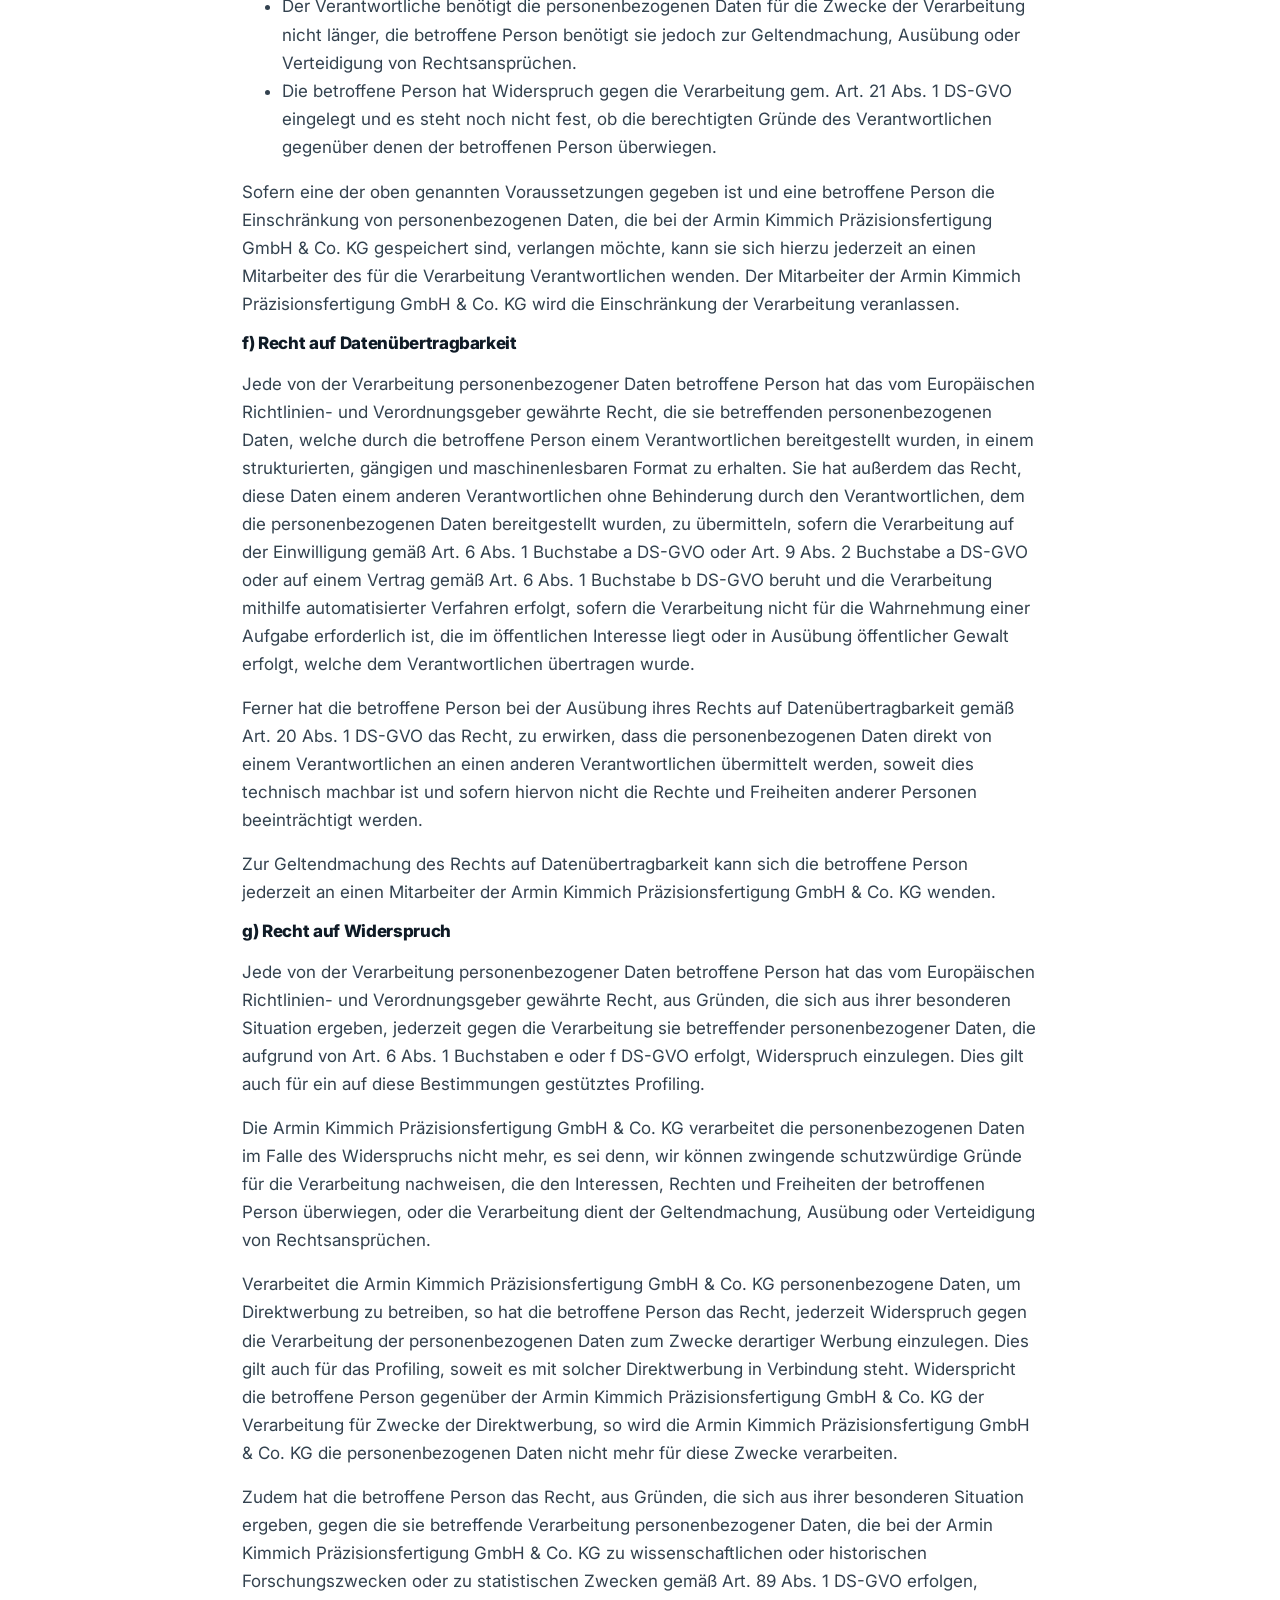
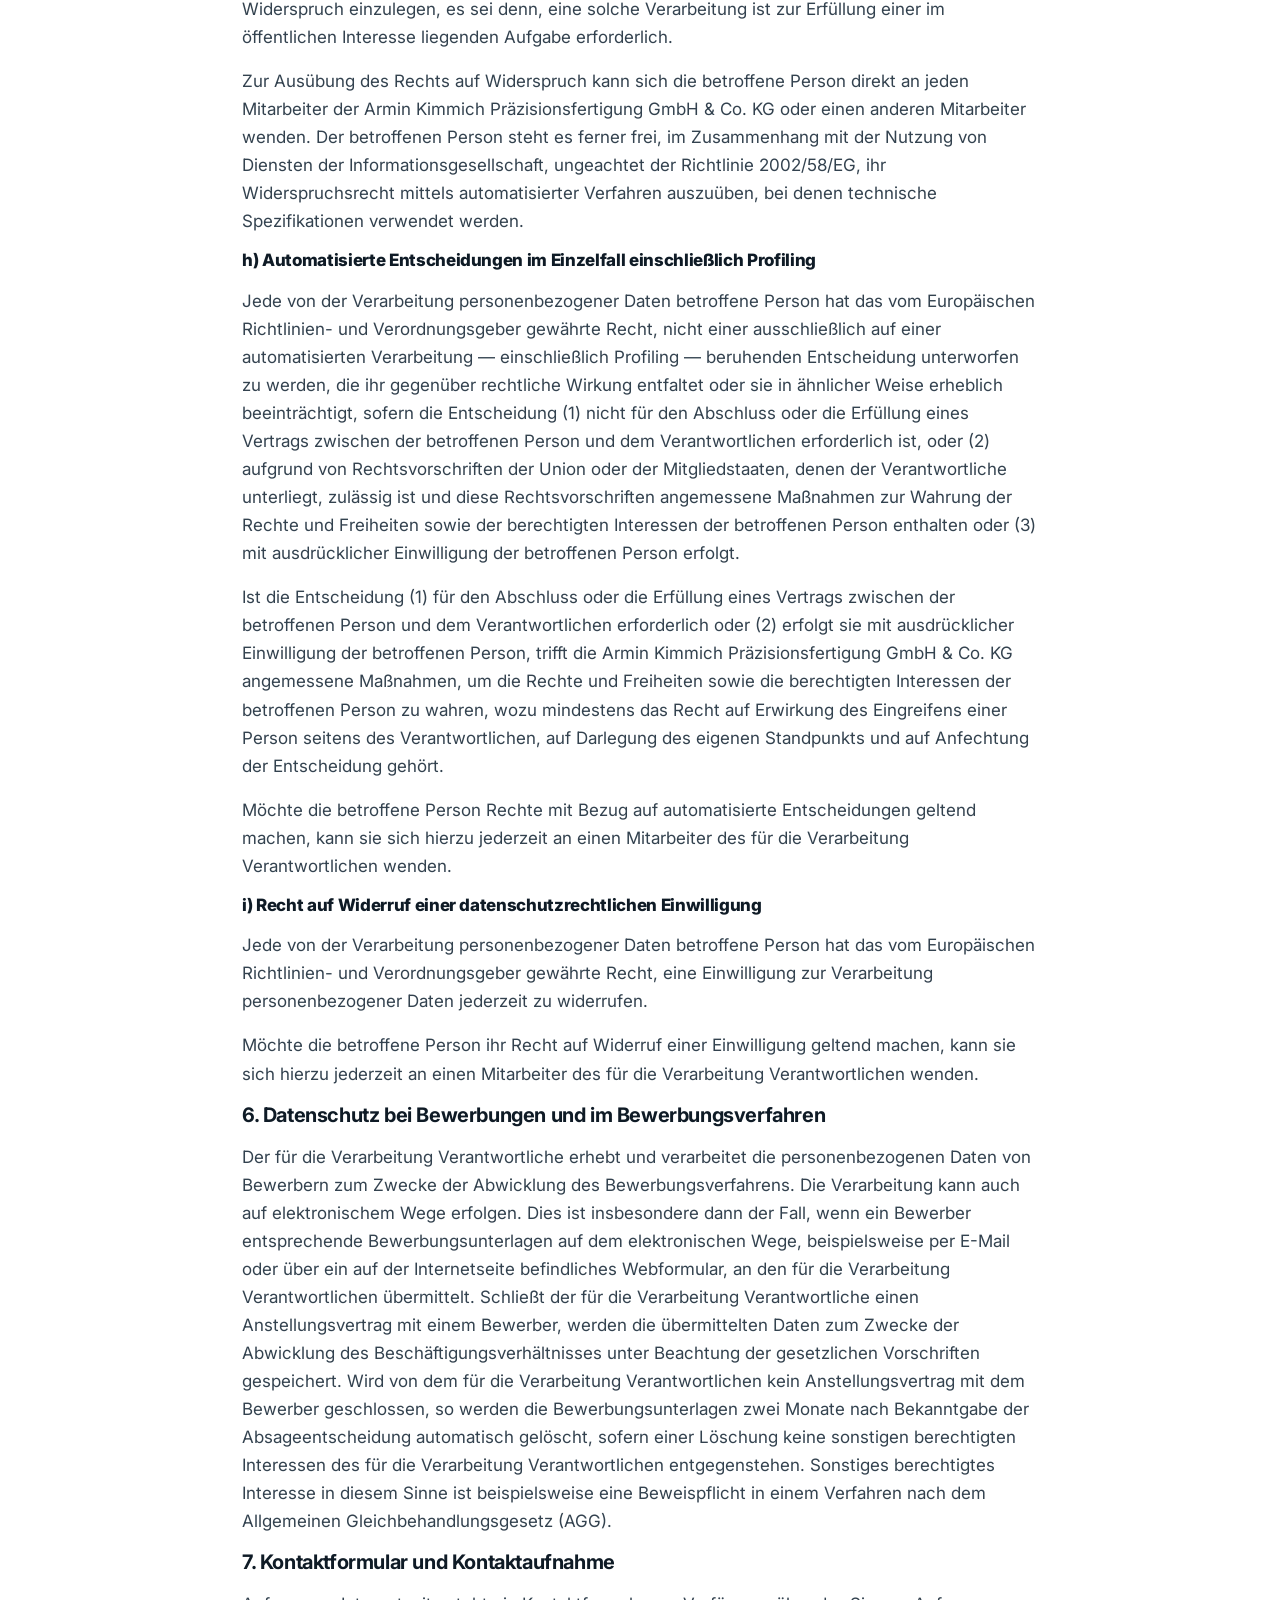
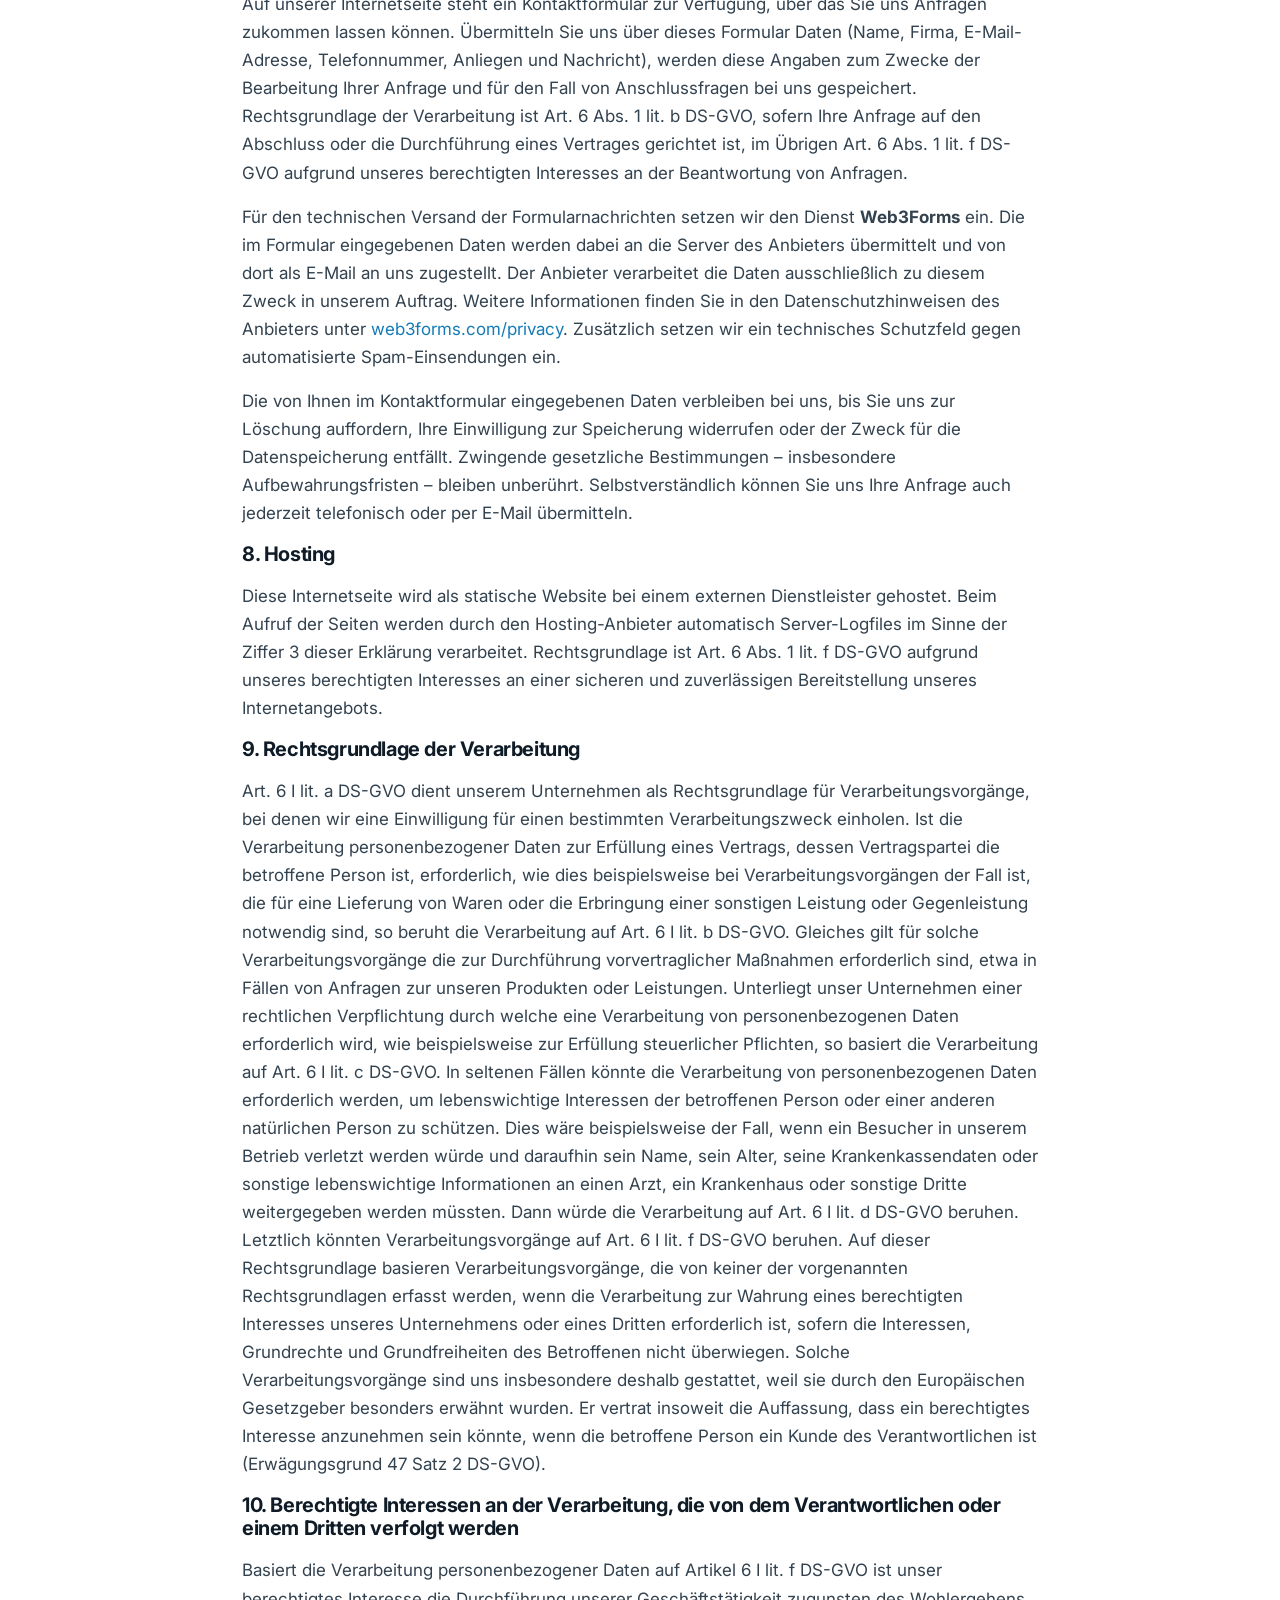
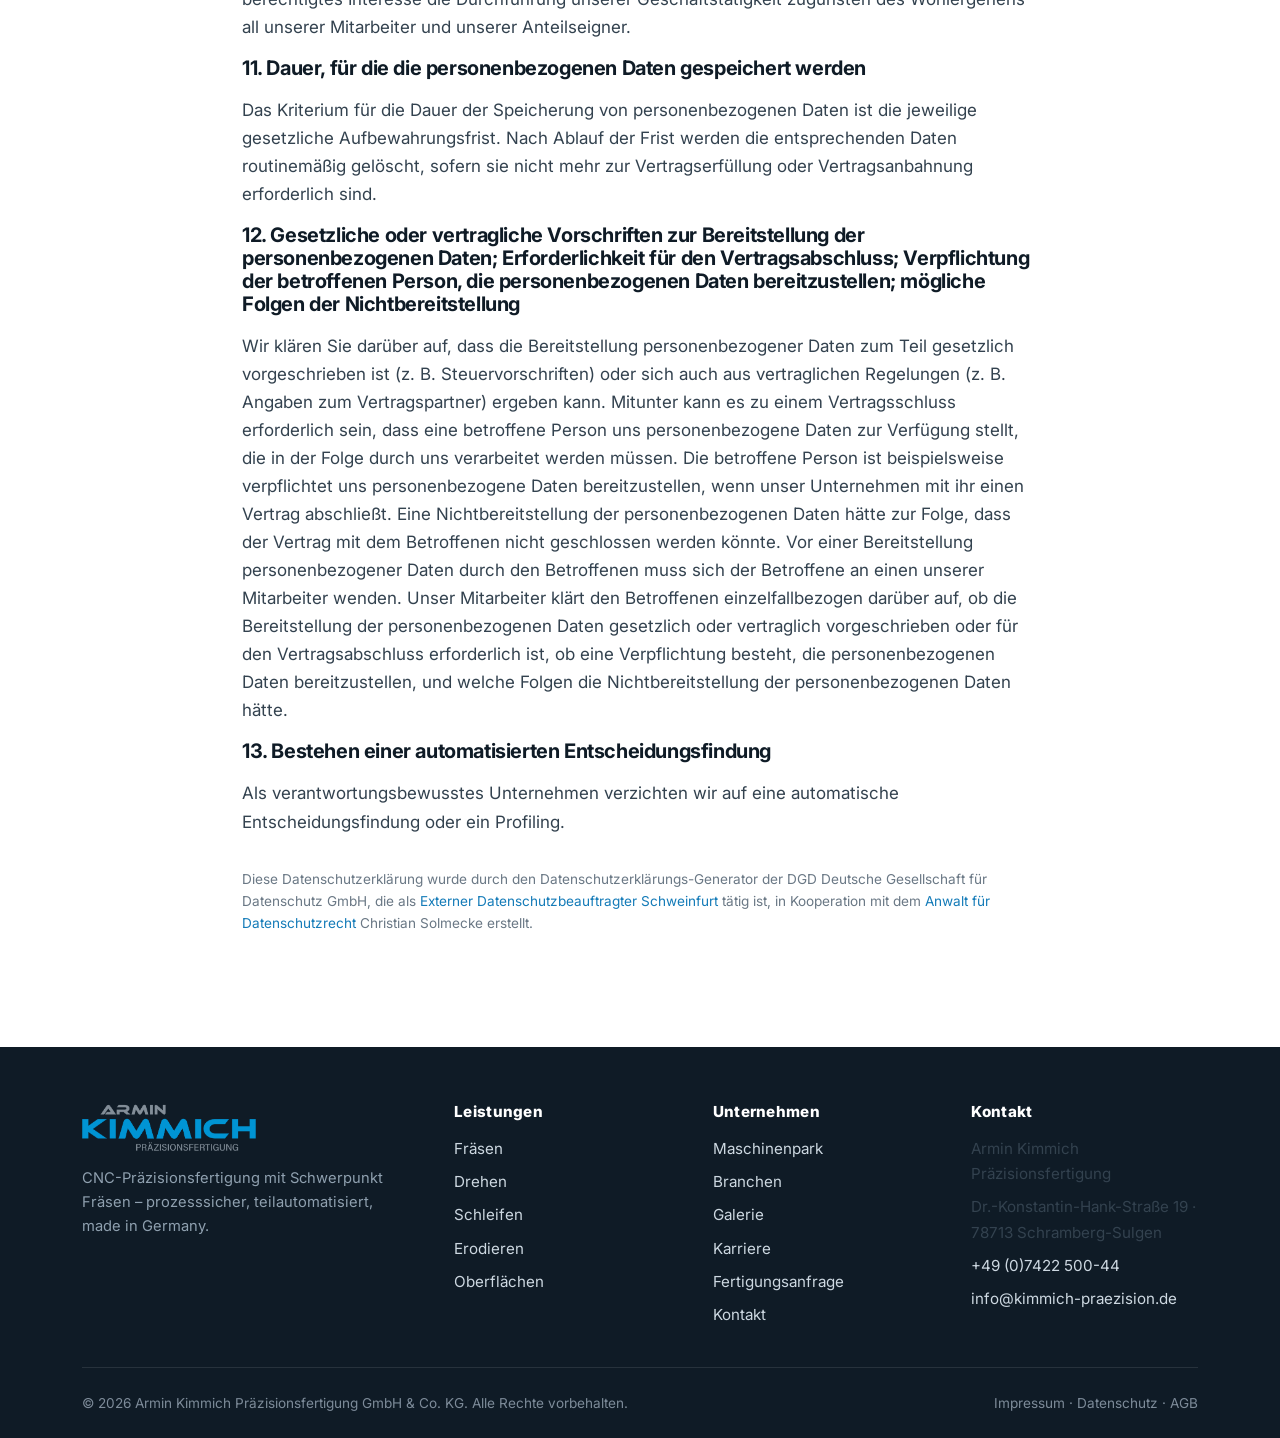
<file: datenschutz.html>
<!DOCTYPE html>
<html lang="de">
<head>
  <meta charset="UTF-8" />
  <meta name="viewport" content="width=device-width, initial-scale=1" />
  <title>Datenschutz – Armin Kimmich Präzisionsfertigung</title>
  <meta name="description" content="Datenschutzerklärung der Armin Kimmich Präzisionsfertigung GmbH &amp; Co. KG." />
  <link rel="icon" href="assets/favicon.svg" type="image/svg+xml" />
  <link rel="stylesheet" href="css/style.css" />
</head>
<body>
  <header class="site-header">
    <div class="container nav">
      <a class="brand" href="index.html"><img class="brand__logo" src="logo_kimmich_transparent_web_567x162pixel.png" alt="Armin Kimmich Präzisionsfertigung" width="567" height="162" /></a>
      <button class="nav__toggle" aria-label="Menü" aria-expanded="false" aria-controls="nav-links"><span></span><span></span><span></span></button>
      <ul class="nav__links" id="nav-links">
        <li><a href="leistungen.html">Leistungen</a></li>
        <li><a href="maschinenpark.html">Maschinenpark</a></li>
        <li><a href="qualitaet-prozesse.html">Qualität &amp; Prozesse</a></li>
        <li><a href="branchen.html">Branchen</a></li>
        <li><a href="galerie.html">Galerie</a></li>
        <li><a href="karriere.html">Karriere</a></li>
        <li class="nav__cta"><a class="btn btn--primary" href="konfigurator.html">Anfrage stellen</a></li>
      </ul>
    </div>
  </header>

  <section class="page-hero">
    <div class="container page-hero__inner">
      <div class="breadcrumb"><a href="index.html">Start</a> / Datenschutz</div>
      <h1>Datenschutz</h1>
    </div>
  </section>

  <section class="section">
    <div class="container" style="max-width:860px">
      <div class="stack">
        <h2>Datenschutzerklärung</h2>
        <p>Wir freuen uns sehr über Ihr Interesse an unserem Unternehmen. Datenschutz hat einen besonders hohen Stellenwert für die Geschäftsleitung der Armin Kimmich Präzisionsfertigung GmbH &amp; Co. KG. Eine Nutzung der Internetseiten der Armin Kimmich Präzisionsfertigung GmbH &amp; Co. KG ist grundsätzlich ohne jede Angabe personenbezogener Daten möglich. Sofern eine betroffene Person besondere Services unseres Unternehmens über unsere Internetseite in Anspruch nehmen möchte, könnte jedoch eine Verarbeitung personenbezogener Daten erforderlich werden. Ist die Verarbeitung personenbezogener Daten erforderlich und besteht für eine solche Verarbeitung keine gesetzliche Grundlage, holen wir generell eine Einwilligung der betroffenen Person ein.</p>
        <p>Die Verarbeitung personenbezogener Daten, beispielsweise des Namens, der Anschrift, E-Mail-Adresse oder Telefonnummer einer betroffenen Person, erfolgt stets im Einklang mit der Datenschutz-Grundverordnung und in Übereinstimmung mit den für die Armin Kimmich Präzisionsfertigung GmbH &amp; Co. KG geltenden landesspezifischen Datenschutzbestimmungen. Mittels dieser Datenschutzerklärung möchte unser Unternehmen die Öffentlichkeit über Art, Umfang und Zweck der von uns erhobenen, genutzten und verarbeiteten personenbezogenen Daten informieren. Ferner werden betroffene Personen mittels dieser Datenschutzerklärung über die ihnen zustehenden Rechte aufgeklärt.</p>
        <p>Die Armin Kimmich Präzisionsfertigung GmbH &amp; Co. KG hat als für die Verarbeitung Verantwortlicher zahlreiche technische und organisatorische Maßnahmen umgesetzt, um einen möglichst lückenlosen Schutz der über diese Internetseite verarbeiteten personenbezogenen Daten sicherzustellen. Dennoch können internetbasierte Datenübertragungen grundsätzlich Sicherheitslücken aufweisen, sodass ein absoluter Schutz nicht gewährleistet werden kann. Aus diesem Grund steht es jeder betroffenen Person frei, personenbezogene Daten auch auf alternativen Wegen, beispielsweise telefonisch, an uns zu übermitteln.</p>

        <h3>1. Begriffsbestimmungen</h3>
        <p>Die Datenschutzerklärung der Armin Kimmich Präzisionsfertigung GmbH &amp; Co. KG beruht auf den Begrifflichkeiten, die durch den Europäischen Richtlinien- und Verordnungsgeber beim Erlass der Datenschutz-Grundverordnung (DS-GVO) verwendet wurden. Unsere Datenschutzerklärung soll sowohl für die Öffentlichkeit als auch für unsere Kunden und Geschäftspartner einfach lesbar und verständlich sein. Um dies zu gewährleisten, möchten wir vorab die verwendeten Begrifflichkeiten erläutern.</p>
        <p>Wir verwenden in dieser Datenschutzerklärung unter anderem die folgenden Begriffe:</p>

        <h4>a) personenbezogene Daten</h4>
        <p>Personenbezogene Daten sind alle Informationen, die sich auf eine identifizierte oder identifizierbare natürliche Person (im Folgenden „betroffene Person") beziehen. Als identifizierbar wird eine natürliche Person angesehen, die direkt oder indirekt, insbesondere mittels Zuordnung zu einer Kennung wie einem Namen, zu einer Kennnummer, zu Standortdaten, zu einer Online-Kennung oder zu einem oder mehreren besonderen Merkmalen, die Ausdruck der physischen, physiologischen, genetischen, psychischen, wirtschaftlichen, kulturellen oder sozialen Identität dieser natürlichen Person sind, identifiziert werden kann.</p>

        <h4>b) betroffene Person</h4>
        <p>Betroffene Person ist jede identifizierte oder identifizierbare natürliche Person, deren personenbezogene Daten von dem für die Verarbeitung Verantwortlichen verarbeitet werden.</p>

        <h4>c) Verarbeitung</h4>
        <p>Verarbeitung ist jeder mit oder ohne Hilfe automatisierter Verfahren ausgeführte Vorgang oder jede solche Vorgangsreihe im Zusammenhang mit personenbezogenen Daten wie das Erheben, das Erfassen, die Organisation, das Ordnen, die Speicherung, die Anpassung oder Veränderung, das Auslesen, das Abfragen, die Verwendung, die Offenlegung durch Übermittlung, Verbreitung oder eine andere Form der Bereitstellung, den Abgleich oder die Verknüpfung, die Einschränkung, das Löschen oder die Vernichtung.</p>

        <h4>d) Einschränkung der Verarbeitung</h4>
        <p>Einschränkung der Verarbeitung ist die Markierung gespeicherter personenbezogener Daten mit dem Ziel, ihre künftige Verarbeitung einzuschränken.</p>

        <h4>e) Profiling</h4>
        <p>Profiling ist jede Art der automatisierten Verarbeitung personenbezogener Daten, die darin besteht, dass diese personenbezogenen Daten verwendet werden, um bestimmte persönliche Aspekte, die sich auf eine natürliche Person beziehen, zu bewerten, insbesondere um Aspekte bezüglich Arbeitsleistung, wirtschaftlicher Lage, Gesundheit, persönlicher Vorlieben, Interessen, Zuverlässigkeit, Verhalten, Aufenthaltsort oder Ortswechsel dieser natürlichen Person zu analysieren oder vorherzusagen.</p>

        <h4>f) Pseudonymisierung</h4>
        <p>Pseudonymisierung ist die Verarbeitung personenbezogener Daten in einer Weise, auf welche die personenbezogenen Daten ohne Hinzuziehung zusätzlicher Informationen nicht mehr einer spezifischen betroffenen Person zugeordnet werden können, sofern diese zusätzlichen Informationen gesondert aufbewahrt werden und technischen und organisatorischen Maßnahmen unterliegen, die gewährleisten, dass die personenbezogenen Daten nicht einer identifizierten oder identifizierbaren natürlichen Person zugewiesen werden.</p>

        <h4>g) Verantwortlicher oder für die Verarbeitung Verantwortlicher</h4>
        <p>Verantwortlicher oder für die Verarbeitung Verantwortlicher ist die natürliche oder juristische Person, Behörde, Einrichtung oder andere Stelle, die allein oder gemeinsam mit anderen über die Zwecke und Mittel der Verarbeitung von personenbezogenen Daten entscheidet. Sind die Zwecke und Mittel dieser Verarbeitung durch das Unionsrecht oder das Recht der Mitgliedstaaten vorgegeben, so kann der Verantwortliche beziehungsweise können die bestimmten Kriterien seiner Benennung nach dem Unionsrecht oder dem Recht der Mitgliedstaaten vorgesehen werden.</p>

        <h4>h) Auftragsverarbeiter</h4>
        <p>Auftragsverarbeiter ist eine natürliche oder juristische Person, Behörde, Einrichtung oder andere Stelle, die personenbezogene Daten im Auftrag des Verantwortlichen verarbeitet.</p>

        <h4>i) Empfänger</h4>
        <p>Empfänger ist eine natürliche oder juristische Person, Behörde, Einrichtung oder andere Stelle, der personenbezogene Daten offengelegt werden, unabhängig davon, ob es sich bei ihr um einen Dritten handelt oder nicht. Behörden, die im Rahmen eines bestimmten Untersuchungsauftrags nach dem Unionsrecht oder dem Recht der Mitgliedstaaten möglicherweise personenbezogene Daten erhalten, gelten jedoch nicht als Empfänger.</p>

        <h4>j) Dritter</h4>
        <p>Dritter ist eine natürliche oder juristische Person, Behörde, Einrichtung oder andere Stelle außer der betroffenen Person, dem Verantwortlichen, dem Auftragsverarbeiter und den Personen, die unter der unmittelbaren Verantwortung des Verantwortlichen oder des Auftragsverarbeiters befugt sind, die personenbezogenen Daten zu verarbeiten.</p>

        <h4>k) Einwilligung</h4>
        <p>Einwilligung ist jede von der betroffenen Person freiwillig für den bestimmten Fall in informierter Weise und unmissverständlich abgegebene Willensbekundung in Form einer Erklärung oder einer sonstigen eindeutigen bestätigenden Handlung, mit der die betroffene Person zu verstehen gibt, dass sie mit der Verarbeitung der sie betreffenden personenbezogenen Daten einverstanden ist.</p>

        <h3>2. Name und Anschrift des für die Verarbeitung Verantwortlichen</h3>
        <p>Verantwortlicher im Sinne der Datenschutz-Grundverordnung, sonstiger in den Mitgliedstaaten der Europäischen Union geltenden Datenschutzgesetze und anderer Bestimmungen mit datenschutzrechtlichem Charakter ist die:</p>
        <p>
          <strong>Armin Kimmich Präzisionsfertigung GmbH &amp; Co. KG</strong><br>
          Dr.-Konstantin-Hank-Straße 19<br>
          (Industriegebiet Oberreute 5/1)<br>
          78713 Schramberg-Sulgen<br>
          Deutschland
        </p>
        <p>
          Vertreten durch:<br>
          <strong>Armin Kimmich Präzisionsfertigung GmbH &amp; Co. KG</strong><br>
          Handelsregister: HRA 742481, Amtsgericht Stuttgart<br>
          Sitz der Gesellschaft: Schramberg<br>
          USt-IdNr.: DE455463881
        </p>
        <p>
          <strong>Armin Kimmich Verwaltungs GmbH</strong><br>
          Geschäftsführer: Armin Kimmich<br>
          Handelsregister: HRB 799980, Amtsgericht Stuttgart<br>
          Sitz der Gesellschaft: Schramberg
        </p>
        <p>
          Tel.: +49 (0)7422 500-44<br>
          E-Mail: <a href="mailto:info@kimmich-praezision.de">info@kimmich-praezision.de</a><br>
          Website: <a href="https://www.kimmich-praezision.de" target="_blank" rel="noopener">www.kimmich-praezision.de</a>
        </p>

        <h3>3. Erfassung von allgemeinen Daten und Informationen</h3>
        <p>Die Internetseite der Armin Kimmich Präzisionsfertigung GmbH &amp; Co. KG erfasst mit jedem Aufruf der Internetseite durch eine betroffene Person oder ein automatisiertes System eine Reihe von allgemeinen Daten und Informationen. Diese allgemeinen Daten und Informationen werden in den Logfiles des Servers gespeichert. Erfasst werden können die (1) verwendeten Browsertypen und Versionen, (2) das vom zugreifenden System verwendete Betriebssystem, (3) die Internetseite, von welcher ein zugreifendes System auf unsere Internetseite gelangt (sogenannte Referrer), (4) die Unterwebseiten, welche über ein zugreifendes System auf unserer Internetseite angesteuert werden, (5) das Datum und die Uhrzeit eines Zugriffs auf die Internetseite, (6) eine Internet-Protokoll-Adresse (IP-Adresse), (7) der Internet-Service-Provider des zugreifenden Systems und (8) sonstige ähnliche Daten und Informationen, die der Gefahrenabwehr im Falle von Angriffen auf unsere informationstechnologischen Systeme dienen.</p>
        <p>Bei der Nutzung dieser allgemeinen Daten und Informationen zieht die Armin Kimmich Präzisionsfertigung GmbH &amp; Co. KG keine Rückschlüsse auf die betroffene Person. Diese Informationen werden vielmehr benötigt, um (1) die Inhalte unserer Internetseite korrekt auszuliefern, (2) die Inhalte unserer Internetseite sowie die Werbung für diese zu optimieren, (3) die dauerhafte Funktionsfähigkeit unserer informationstechnologischen Systeme und der Technik unserer Internetseite zu gewährleisten sowie (4) um Strafverfolgungsbehörden im Falle eines Cyberangriffes die zur Strafverfolgung notwendigen Informationen bereitzustellen. Diese anonym erhobenen Daten und Informationen werden durch die Armin Kimmich Präzisionsfertigung GmbH &amp; Co. KG daher einerseits statistisch und ferner mit dem Ziel ausgewertet, den Datenschutz und die Datensicherheit in unserem Unternehmen zu erhöhen, um letztlich ein optimales Schutzniveau für die von uns verarbeiteten personenbezogenen Daten sicherzustellen. Die anonymen Daten der Server-Logfiles werden getrennt von allen durch eine betroffene Person angegebenen personenbezogenen Daten gespeichert.</p>

        <h3>4. Routinemäßige Löschung und Sperrung von personenbezogenen Daten</h3>
        <p>Der für die Verarbeitung Verantwortliche verarbeitet und speichert personenbezogene Daten der betroffenen Person nur für den Zeitraum, der zur Erreichung des Speicherungszwecks erforderlich ist oder sofern dies durch den Europäischen Richtlinien- und Verordnungsgeber oder einen anderen Gesetzgeber in Gesetzen oder Vorschriften, welchen der für die Verarbeitung Verantwortliche unterliegt, vorgesehen wurde.</p>
        <p>Entfällt der Speicherungszweck oder läuft eine vom Europäischen Richtlinien- und Verordnungsgeber oder einem anderen zuständigen Gesetzgeber vorgeschriebene Speicherfrist ab, werden die personenbezogenen Daten routinemäßig und entsprechend den gesetzlichen Vorschriften gesperrt oder gelöscht.</p>

        <h3>5. Rechte der betroffenen Person</h3>

        <h4>a) Recht auf Bestätigung</h4>
        <p>Jede betroffene Person hat das vom Europäischen Richtlinien- und Verordnungsgeber eingeräumte Recht, von dem für die Verarbeitung Verantwortlichen eine Bestätigung darüber zu verlangen, ob sie betreffende personenbezogene Daten verarbeitet werden. Möchte eine betroffene Person dieses Bestätigungsrecht in Anspruch nehmen, kann sie sich hierzu jederzeit an einen Mitarbeiter des für die Verarbeitung Verantwortlichen wenden.</p>

        <h4>b) Recht auf Auskunft</h4>
        <p>Jede von der Verarbeitung personenbezogener Daten betroffene Person hat das vom Europäischen Richtlinien- und Verordnungsgeber gewährte Recht, jederzeit von dem für die Verarbeitung Verantwortlichen unentgeltliche Auskunft über die zu seiner Person gespeicherten personenbezogenen Daten und eine Kopie dieser Auskunft zu erhalten. Ferner hat der Europäische Richtlinien- und Verordnungsgeber der betroffenen Person Auskunft über folgende Informationen zugestanden:</p>
        <ul>
          <li>die Verarbeitungszwecke</li>
          <li>die Kategorien personenbezogener Daten, die verarbeitet werden</li>
          <li>die Empfänger oder Kategorien von Empfängern, gegenüber denen die personenbezogenen Daten offengelegt worden sind oder noch offengelegt werden, insbesondere bei Empfängern in Drittländern oder bei internationalen Organisationen</li>
          <li>falls möglich die geplante Dauer, für die die personenbezogenen Daten gespeichert werden, oder, falls dies nicht möglich ist, die Kriterien für die Festlegung dieser Dauer</li>
          <li>das Bestehen eines Rechts auf Berichtigung oder Löschung der sie betreffenden personenbezogenen Daten oder auf Einschränkung der Verarbeitung durch den Verantwortlichen oder eines Widerspruchsrechts gegen diese Verarbeitung</li>
          <li>das Bestehen eines Beschwerderechts bei einer Aufsichtsbehörde</li>
          <li>wenn die personenbezogenen Daten nicht bei der betroffenen Person erhoben werden: Alle verfügbaren Informationen über die Herkunft der Daten</li>
          <li>das Bestehen einer automatisierten Entscheidungsfindung einschließlich Profiling gemäß Artikel 22 Abs. 1 und 4 DS-GVO und — zumindest in diesen Fällen — aussagekräftige Informationen über die involvierte Logik sowie die Tragweite und die angestrebten Auswirkungen einer derartigen Verarbeitung für die betroffene Person</li>
        </ul>
        <p>Ferner steht der betroffenen Person ein Auskunftsrecht darüber zu, ob personenbezogene Daten an ein Drittland oder an eine internationale Organisation übermittelt wurden. Sofern dies der Fall ist, so steht der betroffenen Person im Übrigen das Recht zu, Auskunft über die geeigneten Garantien im Zusammenhang mit der Übermittlung zu erhalten.</p>
        <p>Möchte eine betroffene Person dieses Auskunftsrecht in Anspruch nehmen, kann sie sich hierzu jederzeit an einen Mitarbeiter des für die Verarbeitung Verantwortlichen wenden.</p>

        <h4>c) Recht auf Berichtigung</h4>
        <p>Jede von der Verarbeitung personenbezogener Daten betroffene Person hat das vom Europäischen Richtlinien- und Verordnungsgeber gewährte Recht, die unverzügliche Berichtigung sie betreffender unrichtiger personenbezogener Daten zu verlangen. Ferner steht der betroffenen Person das Recht zu, unter Berücksichtigung der Zwecke der Verarbeitung, die Vervollständigung unvollständiger personenbezogener Daten — auch mittels einer ergänzenden Erklärung — zu verlangen.</p>
        <p>Möchte eine betroffene Person dieses Berichtigungsrecht in Anspruch nehmen, kann sie sich hierzu jederzeit an einen Mitarbeiter des für die Verarbeitung Verantwortlichen wenden.</p>

        <h4>d) Recht auf Löschung (Recht auf Vergessen werden)</h4>
        <p>Jede von der Verarbeitung personenbezogener Daten betroffene Person hat das vom Europäischen Richtlinien- und Verordnungsgeber gewährte Recht, von dem Verantwortlichen zu verlangen, dass die sie betreffenden personenbezogenen Daten unverzüglich gelöscht werden, sofern einer der folgenden Gründe zutrifft und soweit die Verarbeitung nicht erforderlich ist:</p>
        <ul>
          <li>Die personenbezogenen Daten wurden für solche Zwecke erhoben oder auf sonstige Weise verarbeitet, für welche sie nicht mehr notwendig sind.</li>
          <li>Die betroffene Person widerruft ihre Einwilligung, auf die sich die Verarbeitung gemäß Art. 6 Abs. 1 Buchstabe a DS-GVO oder Art. 9 Abs. 2 Buchstabe a DS-GVO stützte, und es fehlt an einer anderweitigen Rechtsgrundlage für die Verarbeitung.</li>
          <li>Die betroffene Person legt gemäß Art. 21 Abs. 1 DS-GVO Widerspruch gegen die Verarbeitung ein, und es liegen keine vorrangigen berechtigten Gründe für die Verarbeitung vor, oder die betroffene Person legt gemäß Art. 21 Abs. 2 DS-GVO Widerspruch gegen die Verarbeitung ein.</li>
          <li>Die personenbezogenen Daten wurden unrechtmäßig verarbeitet.</li>
          <li>Die Löschung der personenbezogenen Daten ist zur Erfüllung einer rechtlichen Verpflichtung nach dem Unionsrecht oder dem Recht der Mitgliedstaaten erforderlich, dem der Verantwortliche unterliegt.</li>
          <li>Die personenbezogenen Daten wurden in Bezug auf angebotene Dienste der Informationsgesellschaft gemäß Art. 8 Abs. 1 DS-GVO erhoben.</li>
        </ul>
        <p>Sofern einer der oben genannten Gründe zutrifft und eine betroffene Person die Löschung von personenbezogenen Daten, die bei der Armin Kimmich Präzisionsfertigung GmbH &amp; Co. KG gespeichert sind, veranlassen möchte, kann sie sich hierzu jederzeit an einen Mitarbeiter des für die Verarbeitung Verantwortlichen wenden. Der Mitarbeiter der Armin Kimmich Präzisionsfertigung GmbH &amp; Co. KG wird veranlassen, dass dem Löschverlangen unverzüglich nachgekommen wird.</p>
        <p>Wurden die personenbezogenen Daten von der Armin Kimmich Präzisionsfertigung GmbH &amp; Co. KG öffentlich gemacht und ist unser Unternehmen als Verantwortlicher gemäß Art. 17 Abs. 1 DS-GVO zur Löschung der personenbezogenen Daten verpflichtet, so trifft die Armin Kimmich Präzisionsfertigung GmbH &amp; Co. KG unter Berücksichtigung der verfügbaren Technologie und der Implementierungskosten angemessene Maßnahmen, auch technischer Art, um andere für die Datenverarbeitung Verantwortliche, welche die veröffentlichten personenbezogenen Daten verarbeiten, darüber in Kenntnis zu setzen, dass die betroffene Person von diesen anderen für die Datenverarbeitung Verantwortlichen die Löschung sämtlicher Links zu diesen personenbezogenen Daten oder von Kopien oder Replikationen dieser personenbezogenen Daten verlangt hat, soweit die Verarbeitung nicht erforderlich ist. Der Mitarbeiter der Armin Kimmich Präzisionsfertigung GmbH &amp; Co. KG wird im Einzelfall das Notwendige veranlassen.</p>

        <h4>e) Recht auf Einschränkung der Verarbeitung</h4>
        <p>Jede von der Verarbeitung personenbezogener Daten betroffene Person hat das vom Europäischen Richtlinien- und Verordnungsgeber gewährte Recht, von dem Verantwortlichen die Einschränkung der Verarbeitung zu verlangen, wenn eine der folgenden Voraussetzungen gegeben ist:</p>
        <ul>
          <li>Die Richtigkeit der personenbezogenen Daten wird von der betroffenen Person bestritten, und zwar für eine Dauer, die es dem Verantwortlichen ermöglicht, die Richtigkeit der personenbezogenen Daten zu überprüfen.</li>
          <li>Die Verarbeitung ist unrechtmäßig, die betroffene Person lehnt die Löschung der personenbezogenen Daten ab und verlangt stattdessen die Einschränkung der Nutzung der personenbezogenen Daten.</li>
          <li>Der Verantwortliche benötigt die personenbezogenen Daten für die Zwecke der Verarbeitung nicht länger, die betroffene Person benötigt sie jedoch zur Geltendmachung, Ausübung oder Verteidigung von Rechtsansprüchen.</li>
          <li>Die betroffene Person hat Widerspruch gegen die Verarbeitung gem. Art. 21 Abs. 1 DS-GVO eingelegt und es steht noch nicht fest, ob die berechtigten Gründe des Verantwortlichen gegenüber denen der betroffenen Person überwiegen.</li>
        </ul>
        <p>Sofern eine der oben genannten Voraussetzungen gegeben ist und eine betroffene Person die Einschränkung von personenbezogenen Daten, die bei der Armin Kimmich Präzisionsfertigung GmbH &amp; Co. KG gespeichert sind, verlangen möchte, kann sie sich hierzu jederzeit an einen Mitarbeiter des für die Verarbeitung Verantwortlichen wenden. Der Mitarbeiter der Armin Kimmich Präzisionsfertigung GmbH &amp; Co. KG wird die Einschränkung der Verarbeitung veranlassen.</p>

        <h4>f) Recht auf Datenübertragbarkeit</h4>
        <p>Jede von der Verarbeitung personenbezogener Daten betroffene Person hat das vom Europäischen Richtlinien- und Verordnungsgeber gewährte Recht, die sie betreffenden personenbezogenen Daten, welche durch die betroffene Person einem Verantwortlichen bereitgestellt wurden, in einem strukturierten, gängigen und maschinenlesbaren Format zu erhalten. Sie hat außerdem das Recht, diese Daten einem anderen Verantwortlichen ohne Behinderung durch den Verantwortlichen, dem die personenbezogenen Daten bereitgestellt wurden, zu übermitteln, sofern die Verarbeitung auf der Einwilligung gemäß Art. 6 Abs. 1 Buchstabe a DS-GVO oder Art. 9 Abs. 2 Buchstabe a DS-GVO oder auf einem Vertrag gemäß Art. 6 Abs. 1 Buchstabe b DS-GVO beruht und die Verarbeitung mithilfe automatisierter Verfahren erfolgt, sofern die Verarbeitung nicht für die Wahrnehmung einer Aufgabe erforderlich ist, die im öffentlichen Interesse liegt oder in Ausübung öffentlicher Gewalt erfolgt, welche dem Verantwortlichen übertragen wurde.</p>
        <p>Ferner hat die betroffene Person bei der Ausübung ihres Rechts auf Datenübertragbarkeit gemäß Art. 20 Abs. 1 DS-GVO das Recht, zu erwirken, dass die personenbezogenen Daten direkt von einem Verantwortlichen an einen anderen Verantwortlichen übermittelt werden, soweit dies technisch machbar ist und sofern hiervon nicht die Rechte und Freiheiten anderer Personen beeinträchtigt werden.</p>
        <p>Zur Geltendmachung des Rechts auf Datenübertragbarkeit kann sich die betroffene Person jederzeit an einen Mitarbeiter der Armin Kimmich Präzisionsfertigung GmbH &amp; Co. KG wenden.</p>

        <h4>g) Recht auf Widerspruch</h4>
        <p>Jede von der Verarbeitung personenbezogener Daten betroffene Person hat das vom Europäischen Richtlinien- und Verordnungsgeber gewährte Recht, aus Gründen, die sich aus ihrer besonderen Situation ergeben, jederzeit gegen die Verarbeitung sie betreffender personenbezogener Daten, die aufgrund von Art. 6 Abs. 1 Buchstaben e oder f DS-GVO erfolgt, Widerspruch einzulegen. Dies gilt auch für ein auf diese Bestimmungen gestütztes Profiling.</p>
        <p>Die Armin Kimmich Präzisionsfertigung GmbH &amp; Co. KG verarbeitet die personenbezogenen Daten im Falle des Widerspruchs nicht mehr, es sei denn, wir können zwingende schutzwürdige Gründe für die Verarbeitung nachweisen, die den Interessen, Rechten und Freiheiten der betroffenen Person überwiegen, oder die Verarbeitung dient der Geltendmachung, Ausübung oder Verteidigung von Rechtsansprüchen.</p>
        <p>Verarbeitet die Armin Kimmich Präzisionsfertigung GmbH &amp; Co. KG personenbezogene Daten, um Direktwerbung zu betreiben, so hat die betroffene Person das Recht, jederzeit Widerspruch gegen die Verarbeitung der personenbezogenen Daten zum Zwecke derartiger Werbung einzulegen. Dies gilt auch für das Profiling, soweit es mit solcher Direktwerbung in Verbindung steht. Widerspricht die betroffene Person gegenüber der Armin Kimmich Präzisionsfertigung GmbH &amp; Co. KG der Verarbeitung für Zwecke der Direktwerbung, so wird die Armin Kimmich Präzisionsfertigung GmbH &amp; Co. KG die personenbezogenen Daten nicht mehr für diese Zwecke verarbeiten.</p>
        <p>Zudem hat die betroffene Person das Recht, aus Gründen, die sich aus ihrer besonderen Situation ergeben, gegen die sie betreffende Verarbeitung personenbezogener Daten, die bei der Armin Kimmich Präzisionsfertigung GmbH &amp; Co. KG zu wissenschaftlichen oder historischen Forschungszwecken oder zu statistischen Zwecken gemäß Art. 89 Abs. 1 DS-GVO erfolgen, Widerspruch einzulegen, es sei denn, eine solche Verarbeitung ist zur Erfüllung einer im öffentlichen Interesse liegenden Aufgabe erforderlich.</p>
        <p>Zur Ausübung des Rechts auf Widerspruch kann sich die betroffene Person direkt an jeden Mitarbeiter der Armin Kimmich Präzisionsfertigung GmbH &amp; Co. KG oder einen anderen Mitarbeiter wenden. Der betroffenen Person steht es ferner frei, im Zusammenhang mit der Nutzung von Diensten der Informationsgesellschaft, ungeachtet der Richtlinie 2002/58/EG, ihr Widerspruchsrecht mittels automatisierter Verfahren auszuüben, bei denen technische Spezifikationen verwendet werden.</p>

        <h4>h) Automatisierte Entscheidungen im Einzelfall einschließlich Profiling</h4>
        <p>Jede von der Verarbeitung personenbezogener Daten betroffene Person hat das vom Europäischen Richtlinien- und Verordnungsgeber gewährte Recht, nicht einer ausschließlich auf einer automatisierten Verarbeitung — einschließlich Profiling — beruhenden Entscheidung unterworfen zu werden, die ihr gegenüber rechtliche Wirkung entfaltet oder sie in ähnlicher Weise erheblich beeinträchtigt, sofern die Entscheidung (1) nicht für den Abschluss oder die Erfüllung eines Vertrags zwischen der betroffenen Person und dem Verantwortlichen erforderlich ist, oder (2) aufgrund von Rechtsvorschriften der Union oder der Mitgliedstaaten, denen der Verantwortliche unterliegt, zulässig ist und diese Rechtsvorschriften angemessene Maßnahmen zur Wahrung der Rechte und Freiheiten sowie der berechtigten Interessen der betroffenen Person enthalten oder (3) mit ausdrücklicher Einwilligung der betroffenen Person erfolgt.</p>
        <p>Ist die Entscheidung (1) für den Abschluss oder die Erfüllung eines Vertrags zwischen der betroffenen Person und dem Verantwortlichen erforderlich oder (2) erfolgt sie mit ausdrücklicher Einwilligung der betroffenen Person, trifft die Armin Kimmich Präzisionsfertigung GmbH &amp; Co. KG angemessene Maßnahmen, um die Rechte und Freiheiten sowie die berechtigten Interessen der betroffenen Person zu wahren, wozu mindestens das Recht auf Erwirkung des Eingreifens einer Person seitens des Verantwortlichen, auf Darlegung des eigenen Standpunkts und auf Anfechtung der Entscheidung gehört.</p>
        <p>Möchte die betroffene Person Rechte mit Bezug auf automatisierte Entscheidungen geltend machen, kann sie sich hierzu jederzeit an einen Mitarbeiter des für die Verarbeitung Verantwortlichen wenden.</p>

        <h4>i) Recht auf Widerruf einer datenschutzrechtlichen Einwilligung</h4>
        <p>Jede von der Verarbeitung personenbezogener Daten betroffene Person hat das vom Europäischen Richtlinien- und Verordnungsgeber gewährte Recht, eine Einwilligung zur Verarbeitung personenbezogener Daten jederzeit zu widerrufen.</p>
        <p>Möchte die betroffene Person ihr Recht auf Widerruf einer Einwilligung geltend machen, kann sie sich hierzu jederzeit an einen Mitarbeiter des für die Verarbeitung Verantwortlichen wenden.</p>

        <h3>6. Datenschutz bei Bewerbungen und im Bewerbungsverfahren</h3>
        <p>Der für die Verarbeitung Verantwortliche erhebt und verarbeitet die personenbezogenen Daten von Bewerbern zum Zwecke der Abwicklung des Bewerbungsverfahrens. Die Verarbeitung kann auch auf elektronischem Wege erfolgen. Dies ist insbesondere dann der Fall, wenn ein Bewerber entsprechende Bewerbungsunterlagen auf dem elektronischen Wege, beispielsweise per E-Mail oder über ein auf der Internetseite befindliches Webformular, an den für die Verarbeitung Verantwortlichen übermittelt. Schließt der für die Verarbeitung Verantwortliche einen Anstellungsvertrag mit einem Bewerber, werden die übermittelten Daten zum Zwecke der Abwicklung des Beschäftigungsverhältnisses unter Beachtung der gesetzlichen Vorschriften gespeichert. Wird von dem für die Verarbeitung Verantwortlichen kein Anstellungsvertrag mit dem Bewerber geschlossen, so werden die Bewerbungsunterlagen zwei Monate nach Bekanntgabe der Absageentscheidung automatisch gelöscht, sofern einer Löschung keine sonstigen berechtigten Interessen des für die Verarbeitung Verantwortlichen entgegenstehen. Sonstiges berechtigtes Interesse in diesem Sinne ist beispielsweise eine Beweispflicht in einem Verfahren nach dem Allgemeinen Gleichbehandlungsgesetz (AGG).</p>

        <h3>7. Kontaktformular und Kontaktaufnahme</h3>
        <p>Auf unserer Internetseite steht ein Kontaktformular zur Verfügung, über das Sie uns Anfragen zukommen lassen können. Übermitteln Sie uns über dieses Formular Daten (Name, Firma, E-Mail-Adresse, Telefonnummer, Anliegen und Nachricht), werden diese Angaben zum Zwecke der Bearbeitung Ihrer Anfrage und für den Fall von Anschlussfragen bei uns gespeichert. Rechtsgrundlage der Verarbeitung ist Art. 6 Abs. 1 lit. b DS-GVO, sofern Ihre Anfrage auf den Abschluss oder die Durchführung eines Vertrages gerichtet ist, im Übrigen Art. 6 Abs. 1 lit. f DS-GVO aufgrund unseres berechtigten Interesses an der Beantwortung von Anfragen.</p>
        <p>Für den technischen Versand der Formularnachrichten setzen wir den Dienst <strong>Web3Forms</strong> ein. Die im Formular eingegebenen Daten werden dabei an die Server des Anbieters übermittelt und von dort als E-Mail an uns zugestellt. Der Anbieter verarbeitet die Daten ausschließlich zu diesem Zweck in unserem Auftrag. Weitere Informationen finden Sie in den Datenschutzhinweisen des Anbieters unter <a href="https://web3forms.com/privacy" target="_blank" rel="noopener">web3forms.com/privacy</a>. Zusätzlich setzen wir ein technisches Schutzfeld gegen automatisierte Spam-Einsendungen ein.</p>
        <p>Die von Ihnen im Kontaktformular eingegebenen Daten verbleiben bei uns, bis Sie uns zur Löschung auffordern, Ihre Einwilligung zur Speicherung widerrufen oder der Zweck für die Datenspeicherung entfällt. Zwingende gesetzliche Bestimmungen – insbesondere Aufbewahrungsfristen – bleiben unberührt. Selbstverständlich können Sie uns Ihre Anfrage auch jederzeit telefonisch oder per E-Mail übermitteln.</p>

        <h3>8. Hosting</h3>
        <p>Diese Internetseite wird als statische Website bei einem externen Dienstleister gehostet. Beim Aufruf der Seiten werden durch den Hosting-Anbieter automatisch Server-Logfiles im Sinne der Ziffer 3 dieser Erklärung verarbeitet. Rechtsgrundlage ist Art. 6 Abs. 1 lit. f DS-GVO aufgrund unseres berechtigten Interesses an einer sicheren und zuverlässigen Bereitstellung unseres Internetangebots.</p>

        <h3>9. Rechtsgrundlage der Verarbeitung</h3>
        <p>Art. 6 I lit. a DS-GVO dient unserem Unternehmen als Rechtsgrundlage für Verarbeitungsvorgänge, bei denen wir eine Einwilligung für einen bestimmten Verarbeitungszweck einholen. Ist die Verarbeitung personenbezogener Daten zur Erfüllung eines Vertrags, dessen Vertragspartei die betroffene Person ist, erforderlich, wie dies beispielsweise bei Verarbeitungsvorgängen der Fall ist, die für eine Lieferung von Waren oder die Erbringung einer sonstigen Leistung oder Gegenleistung notwendig sind, so beruht die Verarbeitung auf Art. 6 I lit. b DS-GVO. Gleiches gilt für solche Verarbeitungsvorgänge die zur Durchführung vorvertraglicher Maßnahmen erforderlich sind, etwa in Fällen von Anfragen zur unseren Produkten oder Leistungen. Unterliegt unser Unternehmen einer rechtlichen Verpflichtung durch welche eine Verarbeitung von personenbezogenen Daten erforderlich wird, wie beispielsweise zur Erfüllung steuerlicher Pflichten, so basiert die Verarbeitung auf Art. 6 I lit. c DS-GVO. In seltenen Fällen könnte die Verarbeitung von personenbezogenen Daten erforderlich werden, um lebenswichtige Interessen der betroffenen Person oder einer anderen natürlichen Person zu schützen. Dies wäre beispielsweise der Fall, wenn ein Besucher in unserem Betrieb verletzt werden würde und daraufhin sein Name, sein Alter, seine Krankenkassendaten oder sonstige lebenswichtige Informationen an einen Arzt, ein Krankenhaus oder sonstige Dritte weitergegeben werden müssten. Dann würde die Verarbeitung auf Art. 6 I lit. d DS-GVO beruhen. Letztlich könnten Verarbeitungsvorgänge auf Art. 6 I lit. f DS-GVO beruhen. Auf dieser Rechtsgrundlage basieren Verarbeitungsvorgänge, die von keiner der vorgenannten Rechtsgrundlagen erfasst werden, wenn die Verarbeitung zur Wahrung eines berechtigten Interesses unseres Unternehmens oder eines Dritten erforderlich ist, sofern die Interessen, Grundrechte und Grundfreiheiten des Betroffenen nicht überwiegen. Solche Verarbeitungsvorgänge sind uns insbesondere deshalb gestattet, weil sie durch den Europäischen Gesetzgeber besonders erwähnt wurden. Er vertrat insoweit die Auffassung, dass ein berechtigtes Interesse anzunehmen sein könnte, wenn die betroffene Person ein Kunde des Verantwortlichen ist (Erwägungsgrund 47 Satz 2 DS-GVO).</p>

        <h3>10. Berechtigte Interessen an der Verarbeitung, die von dem Verantwortlichen oder einem Dritten verfolgt werden</h3>
        <p>Basiert die Verarbeitung personenbezogener Daten auf Artikel 6 I lit. f DS-GVO ist unser berechtigtes Interesse die Durchführung unserer Geschäftstätigkeit zugunsten des Wohlergehens all unserer Mitarbeiter und unserer Anteilseigner.</p>

        <h3>11. Dauer, für die die personenbezogenen Daten gespeichert werden</h3>
        <p>Das Kriterium für die Dauer der Speicherung von personenbezogenen Daten ist die jeweilige gesetzliche Aufbewahrungsfrist. Nach Ablauf der Frist werden die entsprechenden Daten routinemäßig gelöscht, sofern sie nicht mehr zur Vertragserfüllung oder Vertragsanbahnung erforderlich sind.</p>

        <h3>12. Gesetzliche oder vertragliche Vorschriften zur Bereitstellung der personenbezogenen Daten; Erforderlichkeit für den Vertragsabschluss; Verpflichtung der betroffenen Person, die personenbezogenen Daten bereitzustellen; mögliche Folgen der Nichtbereitstellung</h3>
        <p>Wir klären Sie darüber auf, dass die Bereitstellung personenbezogener Daten zum Teil gesetzlich vorgeschrieben ist (z. B. Steuervorschriften) oder sich auch aus vertraglichen Regelungen (z. B. Angaben zum Vertragspartner) ergeben kann. Mitunter kann es zu einem Vertragsschluss erforderlich sein, dass eine betroffene Person uns personenbezogene Daten zur Verfügung stellt, die in der Folge durch uns verarbeitet werden müssen. Die betroffene Person ist beispielsweise verpflichtet uns personenbezogene Daten bereitzustellen, wenn unser Unternehmen mit ihr einen Vertrag abschließt. Eine Nichtbereitstellung der personenbezogenen Daten hätte zur Folge, dass der Vertrag mit dem Betroffenen nicht geschlossen werden könnte. Vor einer Bereitstellung personenbezogener Daten durch den Betroffenen muss sich der Betroffene an einen unserer Mitarbeiter wenden. Unser Mitarbeiter klärt den Betroffenen einzelfallbezogen darüber auf, ob die Bereitstellung der personenbezogenen Daten gesetzlich oder vertraglich vorgeschrieben oder für den Vertragsabschluss erforderlich ist, ob eine Verpflichtung besteht, die personenbezogenen Daten bereitzustellen, und welche Folgen die Nichtbereitstellung der personenbezogenen Daten hätte.</p>

        <h3>13. Bestehen einer automatisierten Entscheidungsfindung</h3>
        <p>Als verantwortungsbewusstes Unternehmen verzichten wir auf eine automatische Entscheidungsfindung oder ein Profiling.</p>

        <p class="form__note" style="margin-top:2rem">Diese Datenschutzerklärung wurde durch den Datenschutzerklärungs-Generator der DGD Deutsche Gesellschaft für Datenschutz GmbH, die als <a href="https://dg-datenschutz.de/datenschutz-dienstleistungen/externer-datenschutzbeauftragter/" target="_blank" rel="noopener">Externer Datenschutzbeauftragter Schweinfurt</a> tätig ist, in Kooperation mit dem <a href="https://www.wbs-law.de/it-recht/datenschutzrecht/" target="_blank" rel="noopener">Anwalt für Datenschutzrecht</a> Christian Solmecke erstellt.</p>
      </div>
    </div>
  </section>

  <footer class="site-footer">
    <div class="container">
      <div class="footer__grid">
        <div class="footer__brand"><a class="brand" href="index.html"><img class="brand__logo" src="logo_kimmich_transparent_web_567x162pixel.png" alt="Armin Kimmich Präzisionsfertigung" width="567" height="162" /></a><p>CNC-Präzisionsfertigung mit Schwerpunkt Fräsen – prozesssicher, teilautomatisiert, made in Germany.</p></div>
        <div><h4>Leistungen</h4><ul><li><a href="leistungen.html">Fräsen</a></li><li><a href="leistungen.html">Drehen</a></li><li><a href="leistungen.html">Schleifen</a></li><li><a href="leistungen.html">Erodieren</a></li><li><a href="leistungen.html">Oberflächen</a></li></ul></div>
        <div><h4>Unternehmen</h4><ul><li><a href="maschinenpark.html">Maschinenpark</a></li><li><a href="branchen.html">Branchen</a></li><li><a href="galerie.html">Galerie</a></li><li><a href="karriere.html">Karriere</a></li><li><a href="konfigurator.html">Fertigungsanfrage</a></li><li><a href="kontakt.html">Kontakt</a></li></ul></div>
        <div><h4>Kontakt</h4><ul><li>Armin Kimmich Präzisionsfertigung</li><li>Dr.-Konstantin-Hank-Straße 19 · 78713 Schramberg-Sulgen</li><li><a href="tel:+49742250044">+49 (0)7422 500-44</a></li><li><a href="mailto:info@kimmich-praezision.de">info@kimmich-praezision.de</a></li></ul></div>
      </div>
      <div class="footer__bottom">
        <span>© <span data-year>2026</span> Armin Kimmich Präzisionsfertigung GmbH &amp; Co. KG. Alle Rechte vorbehalten.</span>
        <span><a href="impressum.html">Impressum</a> · <a href="datenschutz.html">Datenschutz</a> · <a href="agb.html">AGB</a></span>
      </div>
    </div>
  </footer>
  <script src="js/main.js"></script>
</body>
</html>
</file>
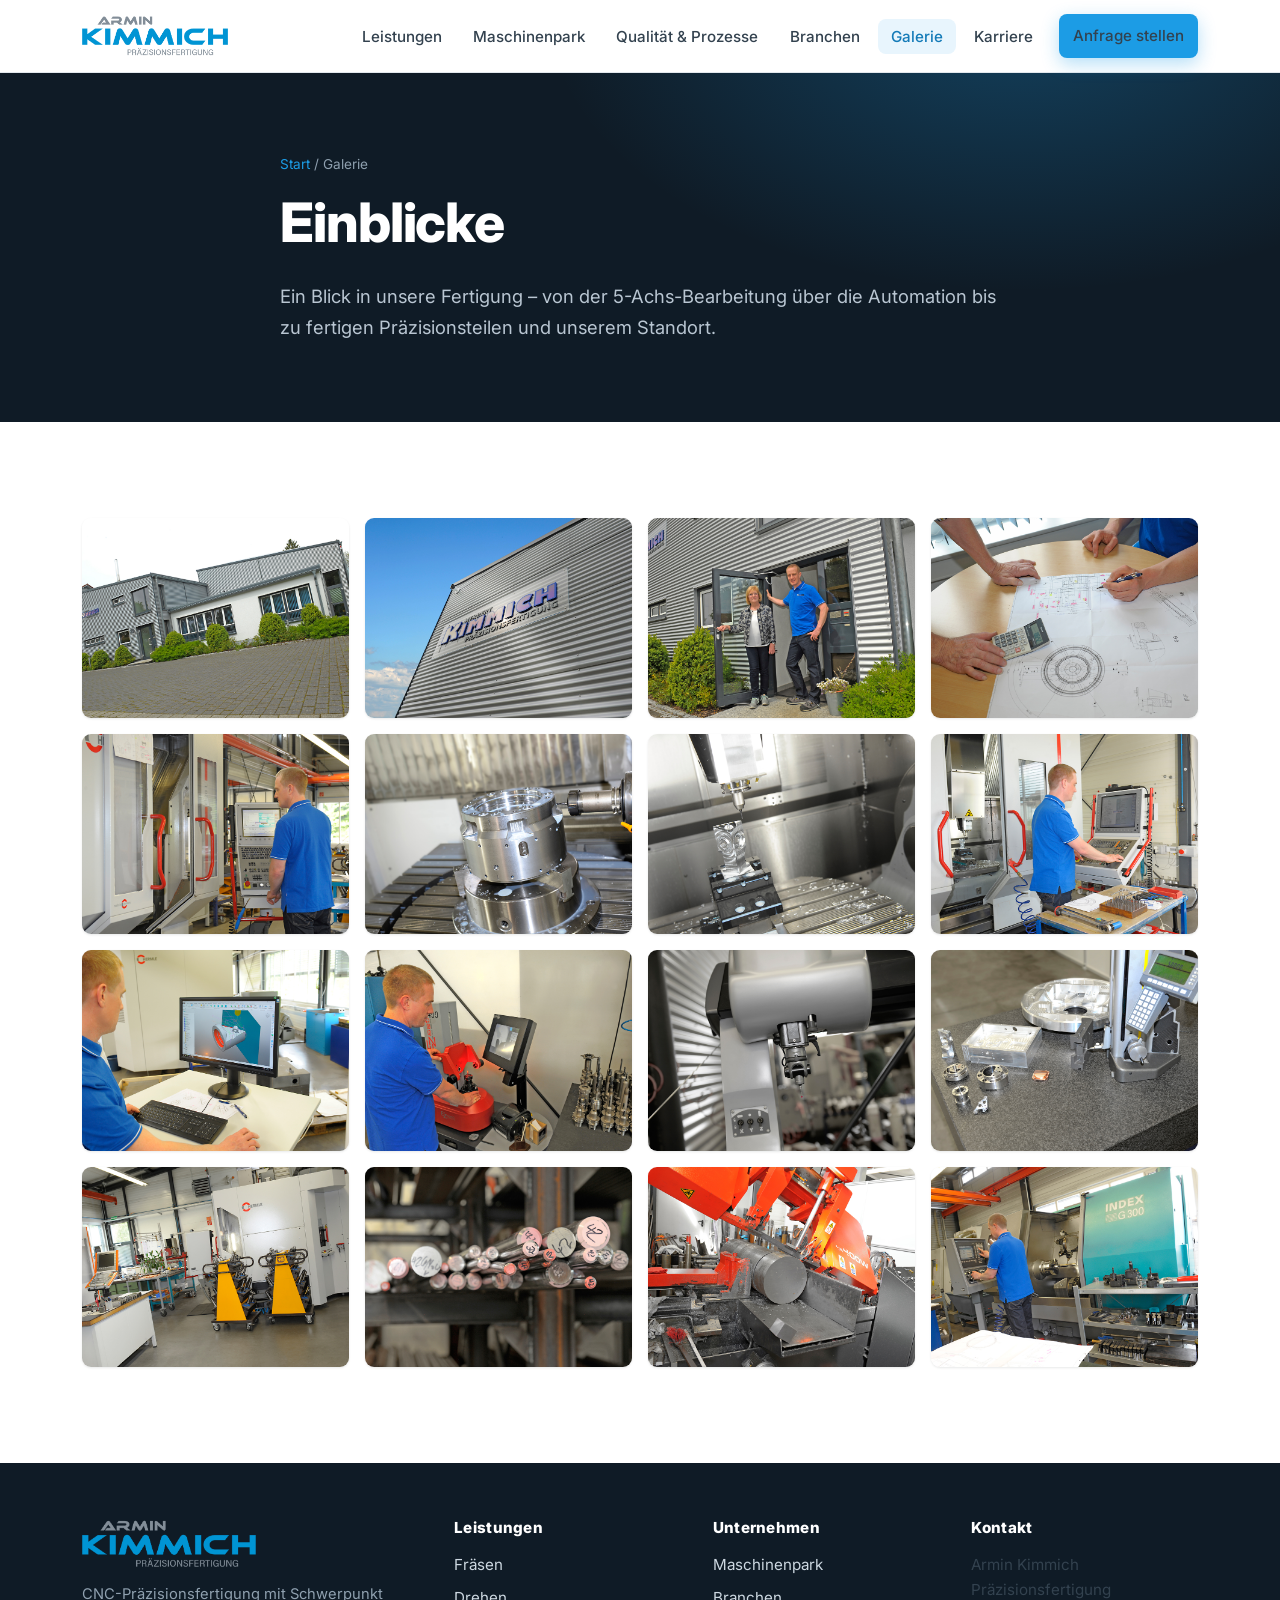
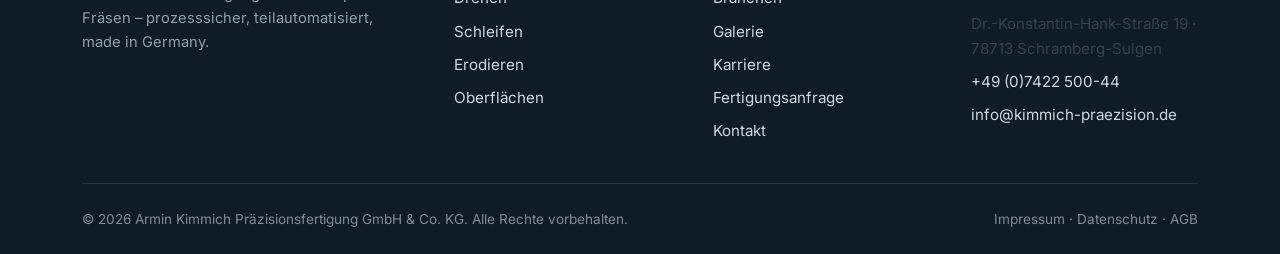
<file: galerie.html>
<!DOCTYPE html>
<html lang="de">
<head>
  <meta charset="UTF-8" />
  <meta name="viewport" content="width=device-width, initial-scale=1" />
  <title>Galerie – Armin Kimmich Präzisionsfertigung</title>
  <meta name="description" content="Einblicke in die Armin Kimmich Präzisionsfertigung: 5-Achs-Fräsen, Automation, Maschinenpark, Bauteile und Standort." />
  <link rel="icon" href="assets/favicon.svg" type="image/svg+xml" />
  <link rel="stylesheet" href="css/style.css" />
</head>
<body>
  <header class="site-header">
    <div class="container nav">
      <a class="brand" href="index.html"><img class="brand__logo" src="logo_kimmich_transparent_web_567x162pixel.png" alt="Armin Kimmich Präzisionsfertigung" width="567" height="162" /></a>
      <button class="nav__toggle" aria-label="Menü" aria-expanded="false" aria-controls="nav-links"><span></span><span></span><span></span></button>
      <ul class="nav__links" id="nav-links">
        <li><a href="leistungen.html">Leistungen</a></li>
        <li><a href="maschinenpark.html">Maschinenpark</a></li>
        <li><a href="qualitaet-prozesse.html">Qualität & Prozesse</a></li>
        <li><a href="branchen.html">Branchen</a></li>
        <li><a href="galerie.html" class="is-active">Galerie</a></li>
        <li><a href="karriere.html">Karriere</a></li>
        <li class="nav__cta"><a class="btn btn--primary" href="konfigurator.html">Anfrage stellen</a></li>
      </ul>
    </div>
  </header>

  <section class="page-hero">
    <div class="container page-hero__inner">
      <div class="breadcrumb"><a href="index.html">Start</a> / Galerie</div>
      <h1>Einblicke</h1>
      <p>Ein Blick in unsere Fertigung – von der 5-Achs-Bearbeitung über die Automation
         bis zu fertigen Präzisionsteilen und unserem Standort.</p>
    </div>
  </section>

  <section class="section">
    <div class="container">
      <div class="gallery" data-gallery>
        <button type="button" data-full="001.jpg"><img src="001.jpg" alt="Firmengebäude der Armin Kimmich Präzisionsfertigung" loading="lazy" /></button>
        <button type="button" data-full="040_himmel.jpg"><img src="040_himmel.jpg" alt="Firmensitz mit Logo" loading="lazy" /></button>
        <button type="button" data-full="007.jpg"><img src="007.jpg" alt="Das Team am Standort" loading="lazy" /></button>
        <button type="button" data-full="009.jpg"><img src="009.jpg" alt="Prozessplanung an der technischen Zeichnung" loading="lazy" /></button>
        <button type="button" data-full="010.jpg"><img src="010.jpg" alt="Bediener an der CNC-Maschine" loading="lazy" /></button>
        <button type="button" data-full="015.jpg"><img src="015.jpg" alt="Rundtisch der 5-Achs-Maschine" loading="lazy" /></button>
        <button type="button" data-full="017.jpg"><img src="017.jpg" alt="5-Achs-Fräsbearbeitung im Detail" loading="lazy" /></button>
        <button type="button" data-full="020.jpg"><img src="020.jpg" alt="Bedienung der Maschinensteuerung" loading="lazy" /></button>
        <button type="button" data-full="012.jpg"><img src="012.jpg" alt="CAM-Programmierung am Bildschirm" loading="lazy" /></button>
        <button type="button" data-full="022.jpg"><img src="022.jpg" alt="Werkzeugvoreinstellung" loading="lazy" /></button>
        <button type="button" data-full="024.jpg"><img src="024.jpg" alt="Automationszelle" loading="lazy" /></button>
        <button type="button" data-full="026.jpg"><img src="026.jpg" alt="Gefräste Präzisionsbauteile" loading="lazy" /></button>
        <button type="button" data-full="029.jpg"><img src="029.jpg" alt="Blick in die Fertigung" loading="lazy" /></button>
        <button type="button" data-full="034.jpg"><img src="034.jpg" alt="Rohmaterial – Rundmaterial" loading="lazy" /></button>
        <button type="button" data-full="032.jpg"><img src="032.jpg" alt="Zuschnitt am Sägeautomaten" loading="lazy" /></button>
        <button type="button" data-full="038.jpg"><img src="038.jpg" alt="Drehbearbeitung an der INDEX" loading="lazy" /></button>
      </div>
    </div>
  </section>

  <footer class="site-footer">
    <div class="container">
      <div class="footer__grid">
        <div class="footer__brand"><a class="brand" href="index.html"><img class="brand__logo" src="logo_kimmich_transparent_web_567x162pixel.png" alt="Armin Kimmich Präzisionsfertigung" width="567" height="162" /></a><p>CNC-Präzisionsfertigung mit Schwerpunkt Fräsen – prozesssicher, teilautomatisiert, made in Germany.</p></div>
        <div><h4>Leistungen</h4><ul><li><a href="leistungen.html">Fräsen</a></li><li><a href="leistungen.html">Drehen</a></li><li><a href="leistungen.html">Schleifen</a></li><li><a href="leistungen.html">Erodieren</a></li><li><a href="leistungen.html">Oberflächen</a></li></ul></div>
        <div><h4>Unternehmen</h4><ul><li><a href="maschinenpark.html">Maschinenpark</a></li><li><a href="branchen.html">Branchen</a></li><li><a href="galerie.html">Galerie</a></li><li><a href="karriere.html">Karriere</a></li><li><a href="konfigurator.html">Fertigungsanfrage</a></li><li><a href="kontakt.html">Kontakt</a></li></ul></div>
        <div><h4>Kontakt</h4><ul><li>Armin Kimmich Präzisionsfertigung</li><li>Dr.-Konstantin-Hank-Straße 19 · 78713 Schramberg-Sulgen</li><li><a href="tel:+49742250044">+49 (0)7422 500-44</a></li><li><a href="mailto:info@kimmich-praezision.de">info@kimmich-praezision.de</a></li></ul></div>
      </div>
      <div class="footer__bottom">
        <span>© <span data-year>2026</span> Armin Kimmich Präzisionsfertigung GmbH &amp; Co. KG. Alle Rechte vorbehalten.</span>
        <span><a href="impressum.html">Impressum</a> · <a href="datenschutz.html">Datenschutz</a> · <a href="agb.html">AGB</a></span>
      </div>
    </div>
  </footer>

  <!-- Lightbox -->
  <div class="lightbox" data-lightbox aria-hidden="true">
    <button class="lightbox__btn lightbox__close" data-lb="close" aria-label="Schließen">&times;</button>
    <button class="lightbox__btn lightbox__prev" data-lb="prev" aria-label="Zurück">&#8249;</button>
    <button class="lightbox__btn lightbox__next" data-lb="next" aria-label="Weiter">&#8250;</button>
    <img alt="" />
    <div class="lightbox__count"></div>
  </div>

  <script src="js/main.js"></script>
</body>
</html>
</file>
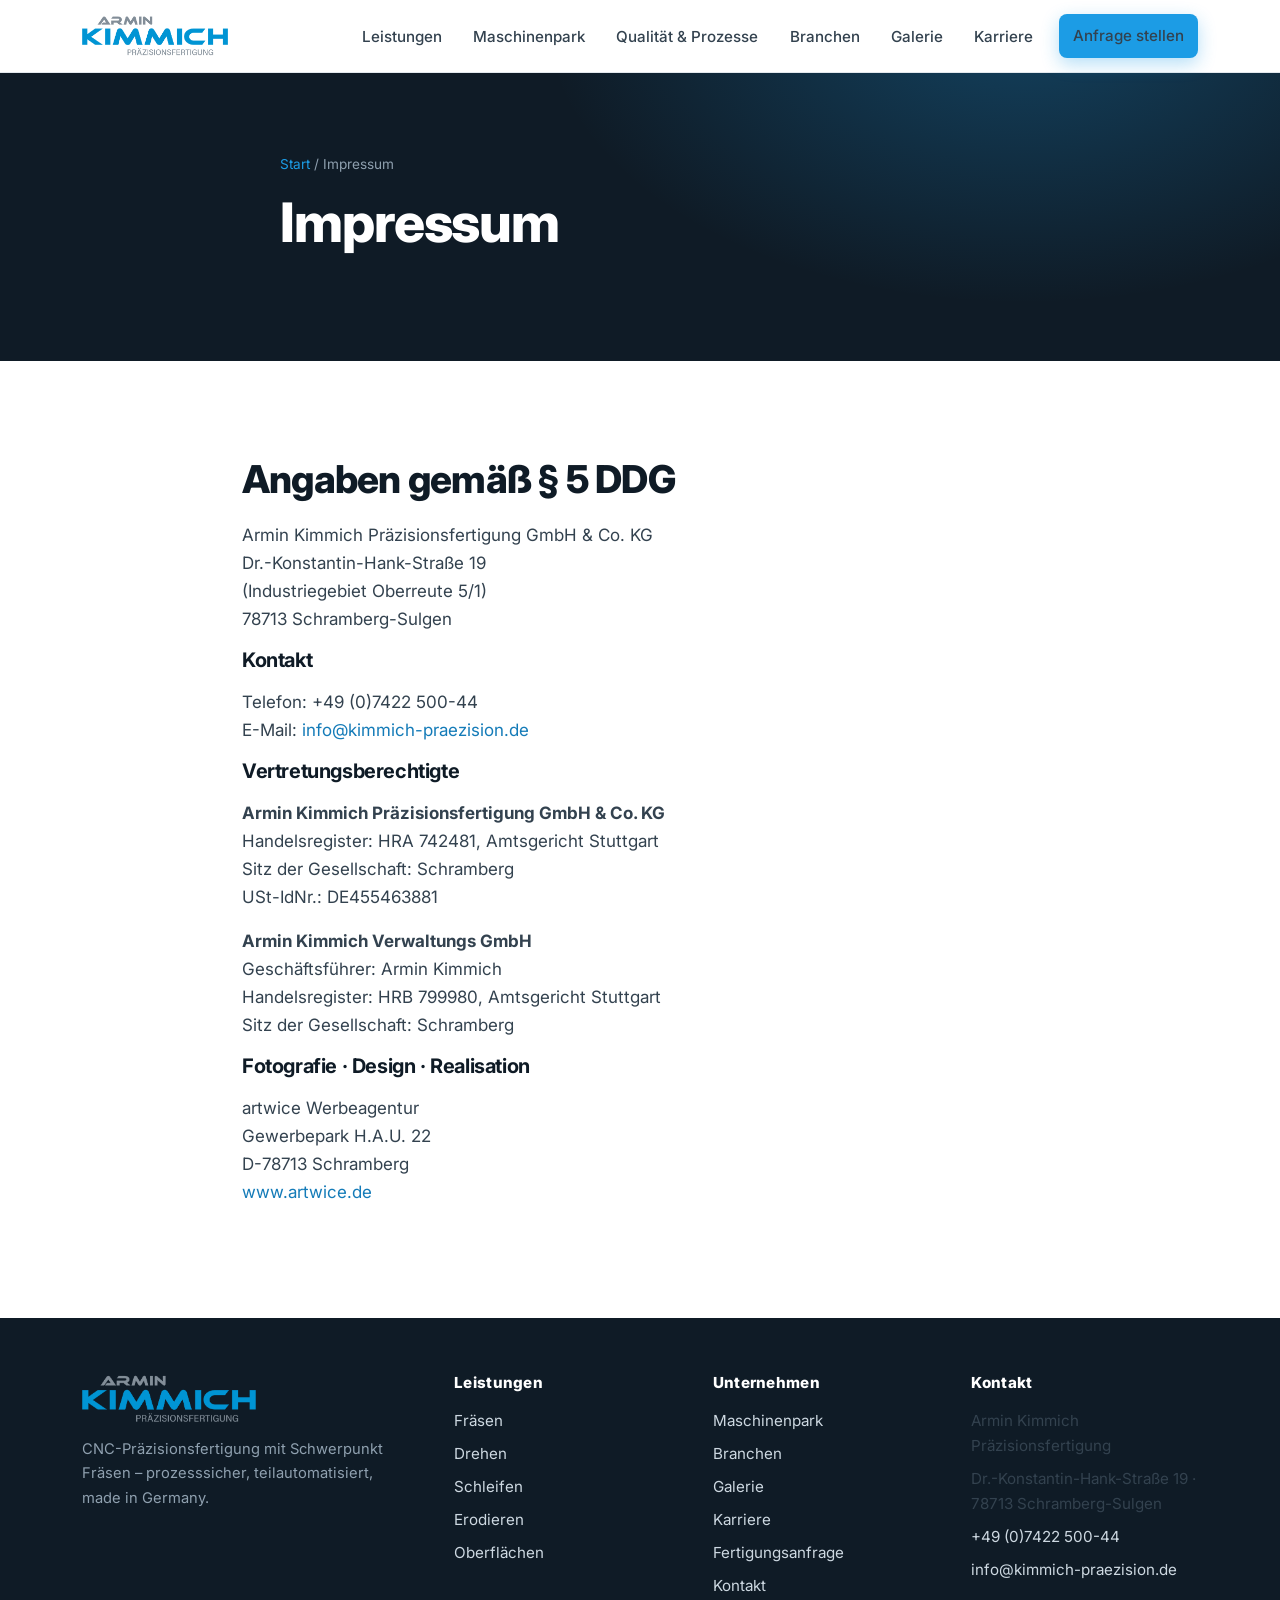
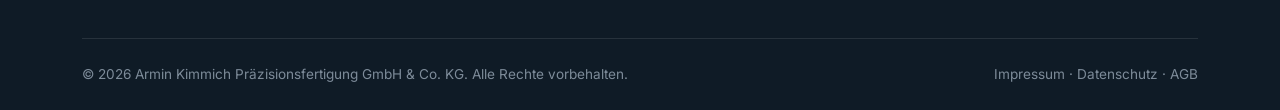
<file: impressum.html>
<!DOCTYPE html>
<html lang="de">
<head>
  <meta charset="UTF-8" />
  <meta name="viewport" content="width=device-width, initial-scale=1" />
  <title>Impressum – Armin Kimmich Präzisionsfertigung</title>
  <meta name="description" content="Impressum der Armin Kimmich Präzisionsfertigung GmbH & Co. KG." />
  <link rel="icon" href="assets/favicon.svg" type="image/svg+xml" />
  <link rel="stylesheet" href="css/style.css" />
</head>
<body>
  <header class="site-header">
    <div class="container nav">
      <a class="brand" href="index.html"><img class="brand__logo" src="logo_kimmich_transparent_web_567x162pixel.png" alt="Armin Kimmich Präzisionsfertigung" width="567" height="162" /></a>
      <button class="nav__toggle" aria-label="Menü" aria-expanded="false" aria-controls="nav-links"><span></span><span></span><span></span></button>
      <ul class="nav__links" id="nav-links">
        <li><a href="leistungen.html">Leistungen</a></li>
        <li><a href="maschinenpark.html">Maschinenpark</a></li>
        <li><a href="qualitaet-prozesse.html">Qualität & Prozesse</a></li>
        <li><a href="branchen.html">Branchen</a></li>
        <li><a href="galerie.html">Galerie</a></li>
        <li><a href="karriere.html">Karriere</a></li>
        <li class="nav__cta"><a class="btn btn--primary" href="konfigurator.html">Anfrage stellen</a></li>
      </ul>
    </div>
  </header>

  <section class="page-hero">
    <div class="container page-hero__inner">
      <div class="breadcrumb"><a href="index.html">Start</a> / Impressum</div>
      <h1>Impressum</h1>
    </div>
  </section>

  <section class="section">
    <div class="container" style="max-width:860px">
      <div class="stack">
        <h2>Angaben gemäß § 5 DDG</h2>
        <p>
          Armin Kimmich Präzisionsfertigung GmbH &amp; Co. KG<br>
          Dr.-Konstantin-Hank-Straße 19<br>
          (Industriegebiet Oberreute 5/1)<br>
          78713 Schramberg-Sulgen
        </p>

        <h3>Kontakt</h3>
        <p>
          Telefon: +49 (0)7422 500-44<br>
          E-Mail: <a href="mailto:info@kimmich-praezision.de">info@kimmich-praezision.de</a>
        </p>

        <h3>Vertretungsberechtigte</h3>
        <p>
          <strong>Armin Kimmich Präzisionsfertigung GmbH &amp; Co. KG</strong><br>
          Handelsregister: HRA 742481, Amtsgericht Stuttgart<br>
          Sitz der Gesellschaft: Schramberg<br>
          USt-IdNr.: DE455463881
        </p>
        <p>
          <strong>Armin Kimmich Verwaltungs GmbH</strong><br>
          Geschäftsführer: Armin Kimmich<br>
          Handelsregister: HRB 799980, Amtsgericht Stuttgart<br>
          Sitz der Gesellschaft: Schramberg
        </p>

        <h3>Fotografie · Design · Realisation</h3>
        <p>
          artwice Werbeagentur<br>
          Gewerbepark H.A.U. 22<br>
          D-78713 Schramberg<br>
          <a href="https://www.artwice.de" target="_blank" rel="noopener">www.artwice.de</a>
        </p>
      </div>
    </div>
  </section>

  <footer class="site-footer">
    <div class="container">
      <div class="footer__grid">
        <div class="footer__brand"><a class="brand" href="index.html"><img class="brand__logo" src="logo_kimmich_transparent_web_567x162pixel.png" alt="Armin Kimmich Präzisionsfertigung" width="567" height="162" /></a><p>CNC-Präzisionsfertigung mit Schwerpunkt Fräsen – prozesssicher, teilautomatisiert, made in Germany.</p></div>
        <div><h4>Leistungen</h4><ul><li><a href="leistungen.html">Fräsen</a></li><li><a href="leistungen.html">Drehen</a></li><li><a href="leistungen.html">Schleifen</a></li><li><a href="leistungen.html">Erodieren</a></li><li><a href="leistungen.html">Oberflächen</a></li></ul></div>
        <div><h4>Unternehmen</h4><ul><li><a href="maschinenpark.html">Maschinenpark</a></li><li><a href="branchen.html">Branchen</a></li><li><a href="galerie.html">Galerie</a></li><li><a href="karriere.html">Karriere</a></li><li><a href="konfigurator.html">Fertigungsanfrage</a></li><li><a href="kontakt.html">Kontakt</a></li></ul></div>
        <div><h4>Kontakt</h4><ul><li>Armin Kimmich Präzisionsfertigung</li><li>Dr.-Konstantin-Hank-Straße 19 · 78713 Schramberg-Sulgen</li><li><a href="tel:+49742250044">+49 (0)7422 500-44</a></li><li><a href="mailto:info@kimmich-praezision.de">info@kimmich-praezision.de</a></li></ul></div>
      </div>
      <div class="footer__bottom">
        <span>© <span data-year>2026</span> Armin Kimmich Präzisionsfertigung GmbH &amp; Co. KG. Alle Rechte vorbehalten.</span>
        <span><a href="impressum.html">Impressum</a> · <a href="datenschutz.html">Datenschutz</a> · <a href="agb.html">AGB</a></span>
      </div>
    </div>
  </footer>
  <script src="js/main.js"></script>
</body>
</html>
</file>
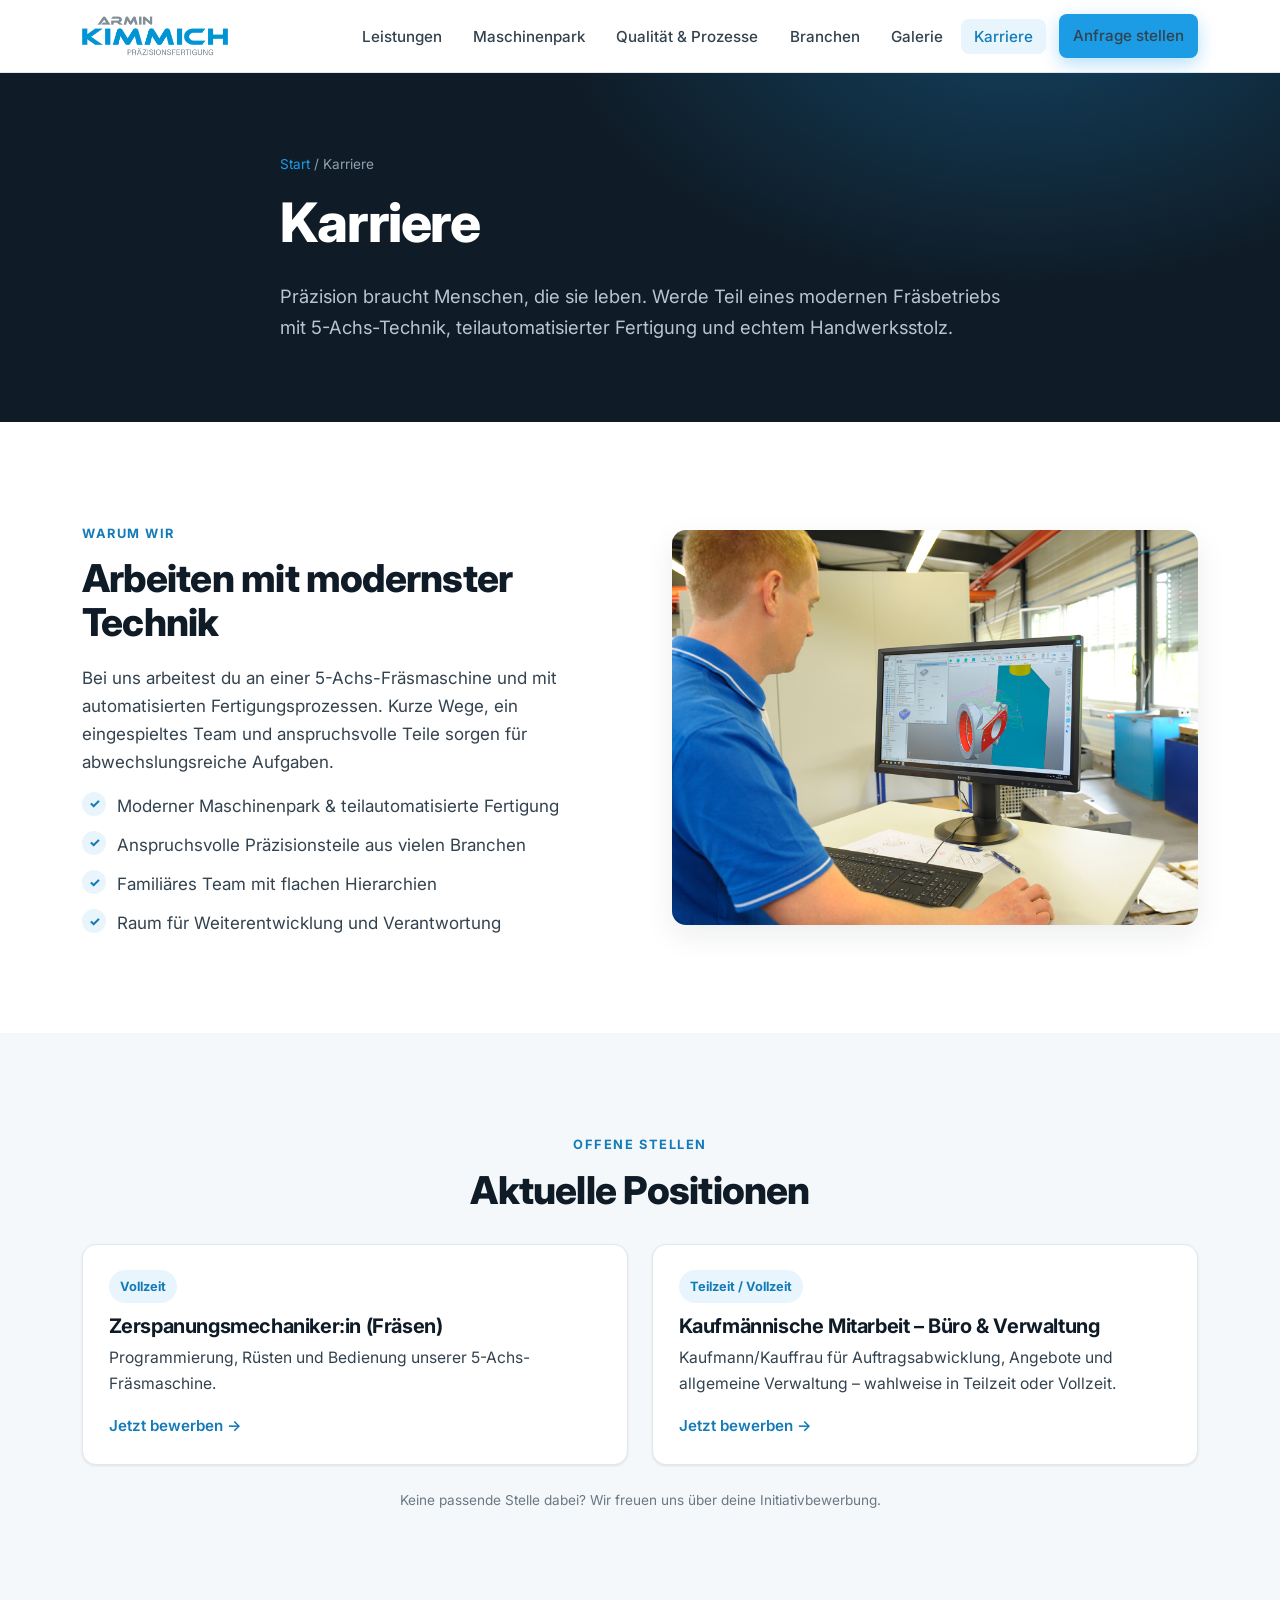
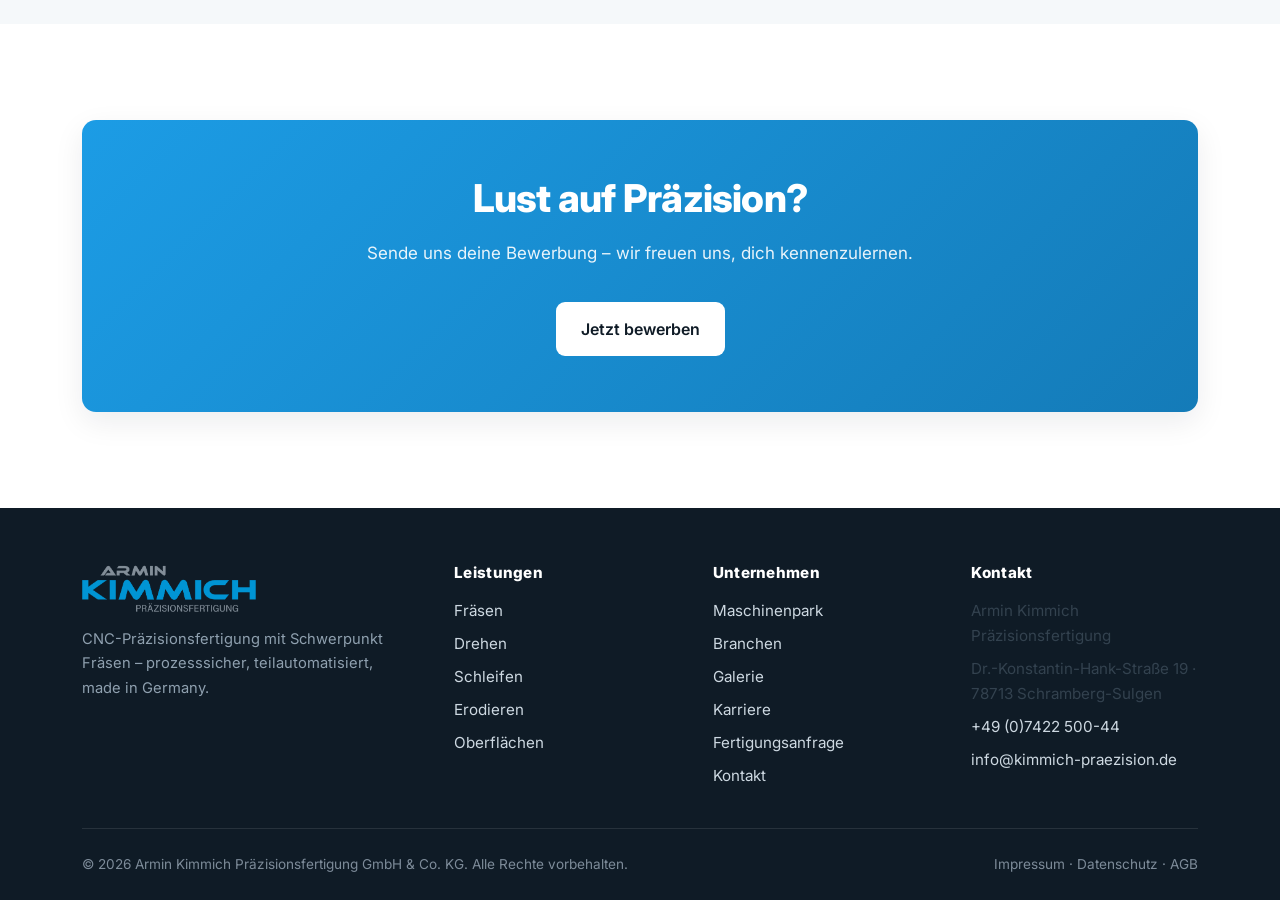
<file: karriere.html>
<!DOCTYPE html>
<html lang="de">
<head>
  <meta charset="UTF-8" />
  <meta name="viewport" content="width=device-width, initial-scale=1" />
  <title>Karriere – Armin Kimmich Präzisionsfertigung</title>
  <meta name="description" content="Karriere bei Armin Kimmich Präzisionsfertigung: Werde Teil eines modernen CNC-Fräsbetriebs mit 5-Achs-Technik und teilautomatisierter Fertigung." />
  <link rel="icon" href="assets/favicon.svg" type="image/svg+xml" />
  <link rel="stylesheet" href="css/style.css" />
</head>
<body>
  <header class="site-header">
    <div class="container nav">
      <a class="brand" href="index.html"><img class="brand__logo" src="logo_kimmich_transparent_web_567x162pixel.png" alt="Armin Kimmich Präzisionsfertigung" width="567" height="162" /></a>
      <button class="nav__toggle" aria-label="Menü" aria-expanded="false" aria-controls="nav-links"><span></span><span></span><span></span></button>
      <ul class="nav__links" id="nav-links">
        <li><a href="leistungen.html">Leistungen</a></li>
        <li><a href="maschinenpark.html">Maschinenpark</a></li>
        <li><a href="qualitaet-prozesse.html">Qualität & Prozesse</a></li>
        <li><a href="branchen.html">Branchen</a></li>
        <li><a href="galerie.html">Galerie</a></li><li><a href="karriere.html" class="is-active">Karriere</a></li>
        <li class="nav__cta"><a class="btn btn--primary" href="konfigurator.html">Anfrage stellen</a></li>
      </ul>
    </div>
  </header>

  <section class="page-hero">
    <div class="container page-hero__inner">
      <div class="breadcrumb"><a href="index.html">Start</a> / Karriere</div>
      <h1>Karriere</h1>
      <p>Präzision braucht Menschen, die sie leben. Werde Teil eines modernen Fräsbetriebs
         mit 5-Achs-Technik, teilautomatisierter Fertigung und echtem Handwerksstolz.</p>
    </div>
  </section>

  <section class="section">
    <div class="container split">
      <div class="reveal">
        <span class="eyebrow">Warum wir</span>
        <h2>Arbeiten mit modernster Technik</h2>
        <p>Bei uns arbeitest du an einer 5-Achs-Fräsmaschine und mit automatisierten
           Fertigungsprozessen. Kurze Wege, ein eingespieltes Team und anspruchsvolle Teile
           sorgen für abwechslungsreiche Aufgaben.</p>
        <ul class="checklist">
          <li>Moderner Maschinenpark & teilautomatisierte Fertigung</li>
          <li>Anspruchsvolle Präzisionsteile aus vielen Branchen</li>
          <li>Familiäres Team mit flachen Hierarchien</li>
          <li>Raum für Weiterentwicklung und Verantwortung</li>
        </ul>
      </div>
      <div class="split__media reveal"><img class="media" src="013.jpg" alt="Mitarbeiter an der CAM-Programmierung" loading="lazy" /></div>
    </div>
  </section>

  <section class="section section--soft">
    <div class="container">
      <div class="center reveal"><span class="eyebrow">Offene Stellen</span><h2>Aktuelle Positionen</h2></div>
      <div class="grid grid--2" style="margin-top:2rem">
        <article class="card reveal">
          <span class="pill">Vollzeit</span>
          <h3 style="margin-top:.8rem">Zerspanungsmechaniker:in (Fräsen)</h3>
          <p>Programmierung, Rüsten und Bedienung unserer 5-Achs-Fräsmaschine.</p>
          <a class="card__link" href="kontakt.html">Jetzt bewerben →</a>
        </article>
        <article class="card reveal">
          <span class="pill">Teilzeit / Vollzeit</span>
          <h3 style="margin-top:.8rem">Kaufmännische Mitarbeit – Büro & Verwaltung</h3>
          <p>Kaufmann/Kauffrau für Auftragsabwicklung, Angebote und allgemeine Verwaltung –
             wahlweise in Teilzeit oder Vollzeit.</p>
          <a class="card__link" href="kontakt.html">Jetzt bewerben →</a>
        </article>
      </div>
      <p class="center form__note" style="margin-top:1.5rem">Keine passende Stelle dabei? Wir freuen uns über deine Initiativbewerbung.</p>
    </div>
  </section>

  <section class="section">
    <div class="container">
      <div class="cta reveal">
        <h2>Lust auf Präzision?</h2>
        <p>Sende uns deine Bewerbung – wir freuen uns, dich kennenzulernen.</p>
        <a class="btn btn--light" href="kontakt.html">Jetzt bewerben</a>
      </div>
    </div>
  </section>

  <footer class="site-footer">
    <div class="container">
      <div class="footer__grid">
        <div class="footer__brand"><a class="brand" href="index.html"><img class="brand__logo" src="logo_kimmich_transparent_web_567x162pixel.png" alt="Armin Kimmich Präzisionsfertigung" width="567" height="162" /></a><p>CNC-Präzisionsfertigung mit Schwerpunkt Fräsen – prozesssicher, teilautomatisiert, made in Germany.</p></div>
        <div><h4>Leistungen</h4><ul><li><a href="leistungen.html">Fräsen</a></li><li><a href="leistungen.html">Drehen</a></li><li><a href="leistungen.html">Schleifen</a></li><li><a href="leistungen.html">Erodieren</a></li><li><a href="leistungen.html">Oberflächen</a></li></ul></div>
        <div><h4>Unternehmen</h4><ul><li><a href="maschinenpark.html">Maschinenpark</a></li><li><a href="branchen.html">Branchen</a></li><li><a href="galerie.html">Galerie</a></li><li><a href="karriere.html">Karriere</a></li><li><a href="konfigurator.html">Fertigungsanfrage</a></li><li><a href="kontakt.html">Kontakt</a></li></ul></div>
        <div><h4>Kontakt</h4><ul><li>Armin Kimmich Präzisionsfertigung</li><li>Dr.-Konstantin-Hank-Straße 19 · 78713 Schramberg-Sulgen</li><li><a href="tel:+49742250044">+49 (0)7422 500-44</a></li><li><a href="mailto:info@kimmich-praezision.de">info@kimmich-praezision.de</a></li></ul></div>
      </div>
      <div class="footer__bottom">
        <span>© <span data-year>2026</span> Armin Kimmich Präzisionsfertigung GmbH &amp; Co. KG. Alle Rechte vorbehalten.</span>
        <span><a href="impressum.html">Impressum</a> · <a href="datenschutz.html">Datenschutz</a> · <a href="agb.html">AGB</a></span>
      </div>
    </div>
  </footer>
  <script src="js/main.js"></script>
</body>
</html>
</file>
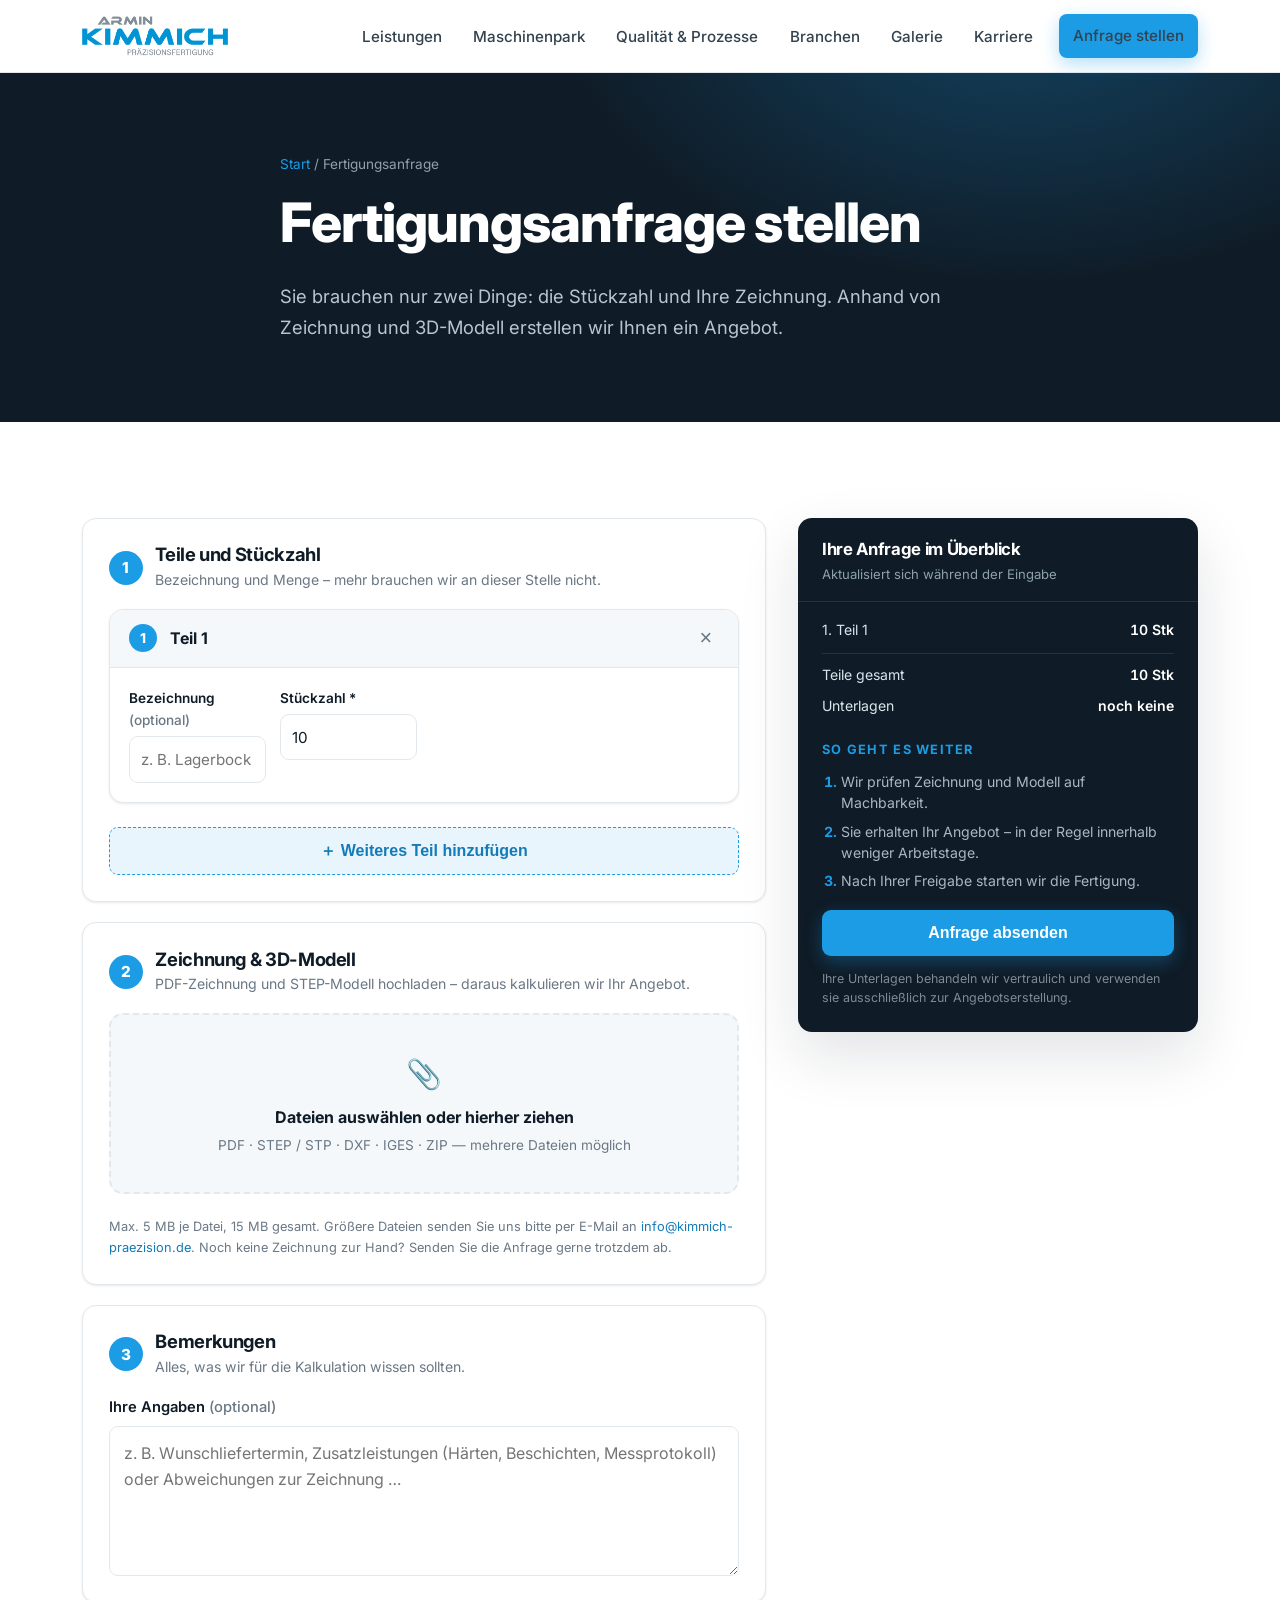
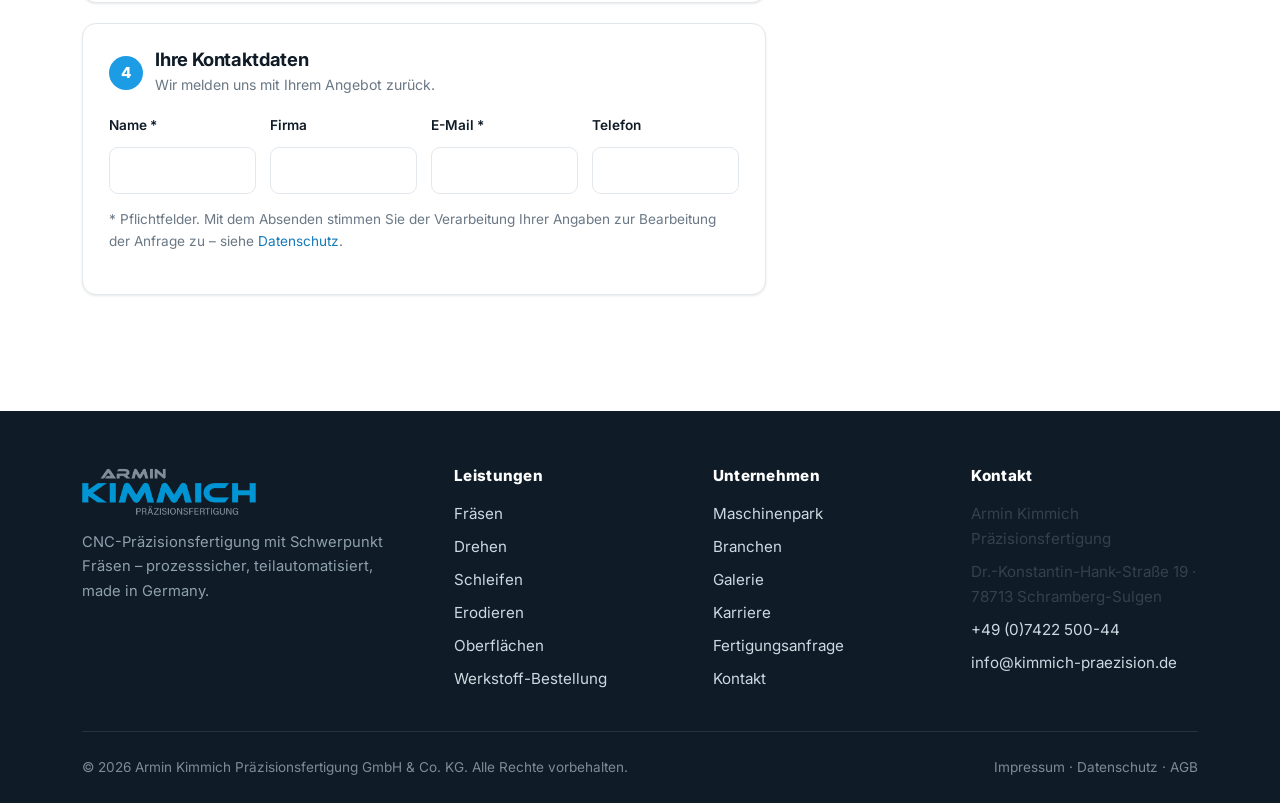
<file: konfigurator.html>
<!DOCTYPE html>
<html lang="de">
<head>
  <meta charset="UTF-8" />
  <meta name="viewport" content="width=device-width, initial-scale=1" />
  <title>Fertigungsanfrage – Armin Kimmich Präzisionsfertigung</title>
  <meta name="description" content="Fertigungsanfrage stellen: Menge angeben, Zeichnung als PDF und STEP-Modell hochladen – wir erstellen Ihnen daraus ein Angebot." />
  <link rel="icon" href="assets/favicon.svg" type="image/svg+xml" />
  <link rel="stylesheet" href="css/style.css" />
</head>
<body>
  <header class="site-header">
    <div class="container nav">
      <a class="brand" href="index.html"><img class="brand__logo" src="logo_kimmich_transparent_web_567x162pixel.png" alt="Armin Kimmich Präzisionsfertigung" width="567" height="162" /></a>
      <button class="nav__toggle" aria-label="Menü" aria-expanded="false" aria-controls="nav-links"><span></span><span></span><span></span></button>
      <ul class="nav__links" id="nav-links">
        <li><a href="leistungen.html">Leistungen</a></li>
        <li><a href="maschinenpark.html">Maschinenpark</a></li>
        <li><a href="qualitaet-prozesse.html">Qualität &amp; Prozesse</a></li>
        <li><a href="branchen.html">Branchen</a></li>
        <li><a href="galerie.html">Galerie</a></li>
        <li><a href="karriere.html">Karriere</a></li>
        <li class="nav__cta"><a class="btn btn--primary" href="konfigurator.html">Anfrage stellen</a></li>
      </ul>
    </div>
  </header>

  <section class="page-hero">
    <div class="container page-hero__inner">
      <div class="breadcrumb"><a href="index.html">Start</a> / Fertigungsanfrage</div>
      <h1>Fertigungsanfrage stellen</h1>
      <p>Sie brauchen nur zwei Dinge: die Stückzahl und Ihre Zeichnung.
         Anhand von Zeichnung und 3D-Modell erstellen wir Ihnen ein Angebot.</p>
    </div>
  </section>

  <section class="section">
    <div class="container">
      <form id="calc-form" class="calc" action="https://api.web3forms.com/submit" method="POST"
            enctype="multipart/form-data" novalidate>
        <input type="hidden" name="access_key" value="ef8b2f50-5a02-4d2d-a1f3-2f4890f24f55" />
        <input type="hidden" name="subject" value="Neue Fertigungsanfrage über die Website (Armin Kimmich Präzisionsfertigung)" />
        <input type="hidden" name="from_name" value="Fertigungsanfrage – Armin Kimmich Präzisionsfertigung" />
        <input type="checkbox" name="botcheck" tabindex="-1" autocomplete="off" style="display:none !important" aria-hidden="true" />
        <input type="hidden" name="Positionen" id="f_positionen" />

        <!-- LINKE SPALTE -->
        <div>
          <!-- 1 · TEILE UND MENGE -->
          <div class="kstep">
            <div class="kstep__head">
              <div class="kstep__num">1</div>
              <div>
                <h3>Teile und Stückzahl</h3>
                <p>Bezeichnung und Menge – mehr brauchen wir an dieser Stelle nicht.</p>
              </div>
            </div>
            <div id="positions"></div>
            <button type="button" class="btn btn--add" id="add-pos" style="margin-top:.5rem">＋ Weiteres Teil hinzufügen</button>
          </div>

          <!-- 2 · UNTERLAGEN -->
          <div class="kstep">
            <div class="kstep__head">
              <div class="kstep__num">2</div>
              <div>
                <h3>Zeichnung &amp; 3D-Modell</h3>
                <p>PDF-Zeichnung und STEP-Modell hochladen – daraus kalkulieren wir Ihr Angebot.</p>
              </div>
            </div>

            <label class="dropzone" id="dropzone">
              <input type="file" id="f_files" name="attachment" multiple
                     accept=".pdf,.step,.stp,.stl,.dxf,.dwg,.igs,.iges,.zip" />
              <div class="dropzone__inner">
                <div class="dropzone__icon">📎</div>
                <b>Dateien auswählen oder hierher ziehen</b>
                <span>PDF · STEP / STP · DXF · IGES · ZIP — mehrere Dateien möglich</span>
              </div>
            </label>
            <ul class="filelist" id="filelist"></ul>
            <p class="hint">Max. 5 MB je Datei, 15 MB gesamt. Größere Dateien senden Sie uns bitte
               per E-Mail an <a href="mailto:info@kimmich-praezision.de">info@kimmich-praezision.de</a>.
               Noch keine Zeichnung zur Hand? Senden Sie die Anfrage gerne trotzdem ab.</p>
          </div>

          <!-- 3 · BEMERKUNGEN -->
          <div class="kstep">
            <div class="kstep__head">
              <div class="kstep__num">3</div>
              <div>
                <h3>Bemerkungen</h3>
                <p>Alles, was wir für die Kalkulation wissen sollten.</p>
              </div>
            </div>
            <div class="field">
              <label for="f_nachricht">Ihre Angaben <span style="font-weight:500;color:var(--muted)">(optional)</span></label>
              <textarea class="input" id="f_nachricht" name="Bemerkungen" style="min-height:150px"
                        placeholder="z. B. Wunschliefertermin, Zusatzleistungen (Härten, Beschichten, Messprotokoll) oder Abweichungen zur Zeichnung …"></textarea>
            </div>
          </div>

          <!-- 4 · KONTAKT -->
          <div class="kstep">
            <div class="kstep__head">
              <div class="kstep__num">4</div>
              <div>
                <h3>Ihre Kontaktdaten</h3>
                <p>Wir melden uns mit Ihrem Angebot zurück.</p>
              </div>
            </div>
            <div class="frow">
              <div class="field"><label for="f_name">Name *</label>
                <input type="text" id="f_name" name="Name" autocomplete="name">
                <div class="err-msg">Bitte Namen angeben.</div></div>
              <div class="field"><label for="f_firma">Firma</label>
                <input type="text" id="f_firma" name="Firma" autocomplete="organization"></div>
              <div class="field"><label for="f_email">E-Mail *</label>
                <input type="email" id="f_email" name="E-Mail" autocomplete="email">
                <div class="err-msg">Bitte gültige E-Mail angeben.</div></div>
              <div class="field"><label for="f_tel">Telefon</label>
                <input type="tel" id="f_tel" name="Telefon" autocomplete="tel"></div>
            </div>
            <p class="form__note" style="margin-top:.9rem">* Pflichtfelder. Mit dem Absenden stimmen Sie der Verarbeitung Ihrer Angaben
              zur Bearbeitung der Anfrage zu – siehe <a href="datenschutz.html">Datenschutz</a>.</p>
            <p class="form__result" role="status" hidden style="font-weight:600"></p>
          </div>
        </div>

        <!-- ÜBERSICHT -->
        <aside class="quote">
          <div class="quote__head">
            <h3>Ihre Anfrage im Überblick</h3>
            <p>Aktualisiert sich während der Eingabe</p>
          </div>
          <div class="quote__lines" id="q_lines"></div>
          <div class="quote__foot">
            <div style="margin-bottom:1.2rem">
              <span style="font-size:.8rem;letter-spacing:.1em;text-transform:uppercase;color:var(--accent);font-weight:700">So geht es weiter</span>
              <ol class="nextsteps">
                <li>Wir prüfen Zeichnung und Modell auf Machbarkeit.</li>
                <li>Sie erhalten Ihr Angebot – in der Regel innerhalb weniger Arbeitstage.</li>
                <li>Nach Ihrer Freigabe starten wir die Fertigung.</li>
              </ol>
            </div>
            <button class="btn btn--primary" type="submit">Anfrage absenden</button>
            <p class="quote__note">Ihre Unterlagen behandeln wir vertraulich und verwenden sie
              ausschließlich zur Angebotserstellung.</p>
          </div>
        </aside>
      </form>
    </div>
  </section>

  <footer class="site-footer">
    <div class="container">
      <div class="footer__grid">
        <div class="footer__brand"><a class="brand" href="index.html"><img class="brand__logo" src="logo_kimmich_transparent_web_567x162pixel.png" alt="Armin Kimmich Präzisionsfertigung" width="567" height="162" /></a><p>CNC-Präzisionsfertigung mit Schwerpunkt Fräsen – prozesssicher, teilautomatisiert, made in Germany.</p></div>
        <div><h4>Leistungen</h4><ul><li><a href="leistungen.html">Fräsen</a></li><li><a href="leistungen.html">Drehen</a></li><li><a href="leistungen.html">Schleifen</a></li><li><a href="leistungen.html">Erodieren</a></li><li><a href="leistungen.html">Oberflächen</a></li><li><a href="werkstoff-bestellung.html">Werkstoff-Bestellung</a></li></ul></div>
        <div><h4>Unternehmen</h4><ul><li><a href="maschinenpark.html">Maschinenpark</a></li><li><a href="branchen.html">Branchen</a></li><li><a href="galerie.html">Galerie</a></li><li><a href="karriere.html">Karriere</a></li><li><a href="konfigurator.html">Fertigungsanfrage</a></li><li><a href="kontakt.html">Kontakt</a></li></ul></div>
        <div><h4>Kontakt</h4><ul><li>Armin Kimmich Präzisionsfertigung</li><li>Dr.-Konstantin-Hank-Straße 19 · 78713 Schramberg-Sulgen</li><li><a href="tel:+49742250044">+49 (0)7422 500-44</a></li><li><a href="mailto:info@kimmich-praezision.de">info@kimmich-praezision.de</a></li></ul></div>
      </div>
      <div class="footer__bottom">
        <span>© <span data-year>2026</span> Armin Kimmich Präzisionsfertigung GmbH &amp; Co. KG. Alle Rechte vorbehalten.</span>
        <span><a href="impressum.html">Impressum</a> · <a href="datenschutz.html">Datenschutz</a> · <a href="agb.html">AGB</a></span>
      </div>
    </div>
  </footer>
  <script src="js/main.js"></script>
  <script src="js/konfigurator.js"></script>
</body>
</html>
</file>
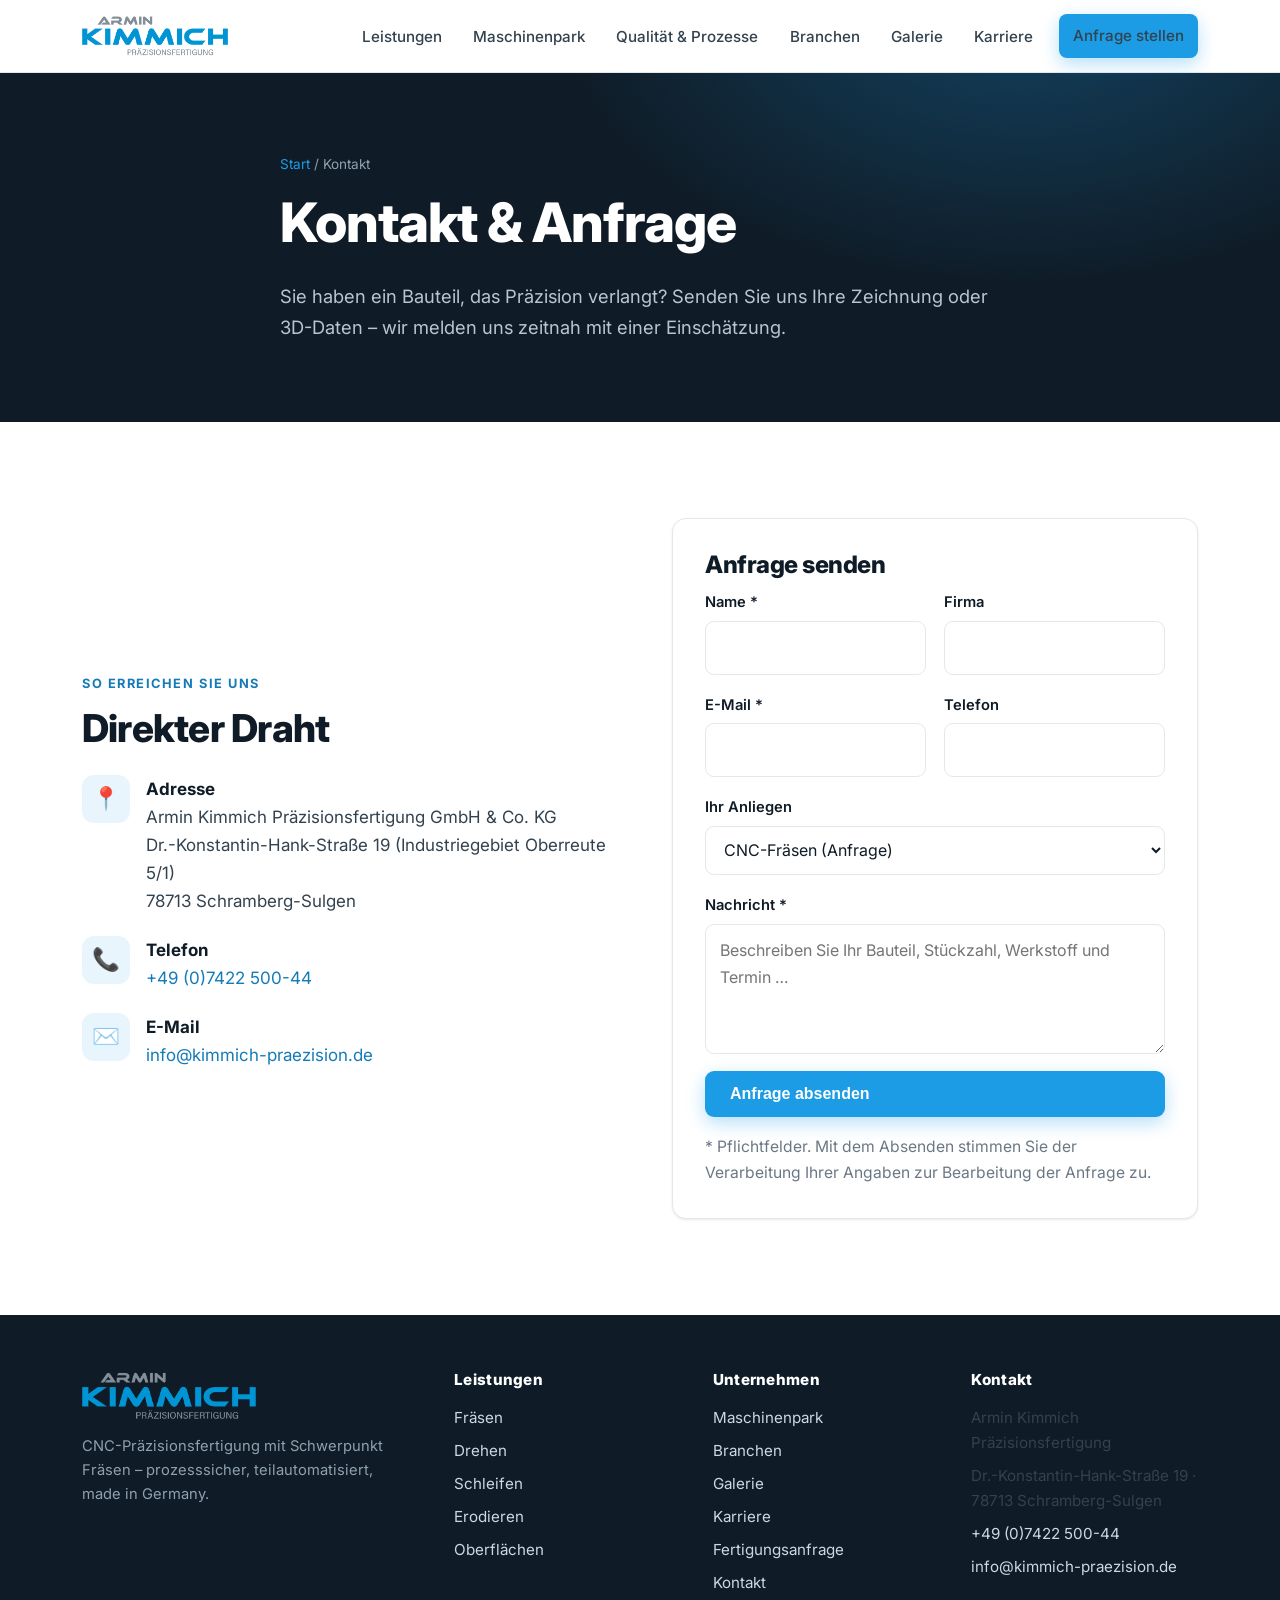
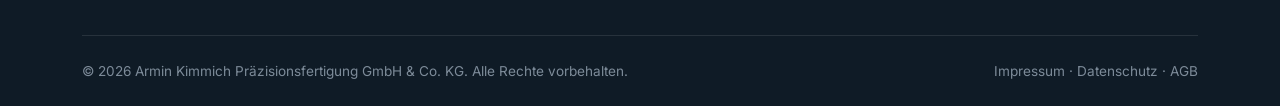
<file: kontakt.html>
<!DOCTYPE html>
<html lang="de">
<head>
  <meta charset="UTF-8" />
  <meta name="viewport" content="width=device-width, initial-scale=1" />
  <title>Kontakt – Armin Kimmich Präzisionsfertigung</title>
  <meta name="description" content="Kontakt & Anfrage: Senden Sie Ihre Zeichnung an die Armin Kimmich Präzisionsfertigung – 5-Achs-CNC-Fräsen, Erodieren und Folgeprozesse." />
  <link rel="icon" href="assets/favicon.svg" type="image/svg+xml" />
  <link rel="stylesheet" href="css/style.css" />
</head>
<body>
  <header class="site-header">
    <div class="container nav">
      <a class="brand" href="index.html"><img class="brand__logo" src="logo_kimmich_transparent_web_567x162pixel.png" alt="Armin Kimmich Präzisionsfertigung" width="567" height="162" /></a>
      <button class="nav__toggle" aria-label="Menü" aria-expanded="false" aria-controls="nav-links"><span></span><span></span><span></span></button>
      <ul class="nav__links" id="nav-links">
        <li><a href="leistungen.html">Leistungen</a></li>
        <li><a href="maschinenpark.html">Maschinenpark</a></li>
        <li><a href="qualitaet-prozesse.html">Qualität & Prozesse</a></li>
        <li><a href="branchen.html">Branchen</a></li>
        <li><a href="galerie.html">Galerie</a></li><li><a href="karriere.html">Karriere</a></li>
        <li class="nav__cta"><a class="btn btn--primary" href="konfigurator.html">Anfrage stellen</a></li>
      </ul>
    </div>
  </header>

  <section class="page-hero">
    <div class="container page-hero__inner">
      <div class="breadcrumb"><a href="index.html">Start</a> / Kontakt</div>
      <h1>Kontakt & Anfrage</h1>
      <p>Sie haben ein Bauteil, das Präzision verlangt? Senden Sie uns Ihre Zeichnung oder
         3D-Daten – wir melden uns zeitnah mit einer Einschätzung.</p>
    </div>
  </section>

  <section class="section">
    <div class="container split">
      <!-- Kontaktdaten -->
      <div class="reveal">
        <span class="eyebrow">So erreichen Sie uns</span>
        <h2>Direkter Draht</h2>
        <div class="info" style="margin-top:1.5rem">
          <div class="info__item"><div class="card__icon">📍</div><div><b>Adresse</b><span>Armin Kimmich Präzisionsfertigung GmbH &amp; Co. KG<br>Dr.-Konstantin-Hank-Straße 19 (Industriegebiet Oberreute 5/1)<br>78713 Schramberg-Sulgen</span></div></div>
          <div class="info__item"><div class="card__icon">📞</div><div><b>Telefon</b><span><a href="tel:+49742250044">+49 (0)7422 500-44</a></span></div></div>
          <div class="info__item"><div class="card__icon">✉️</div><div><b>E-Mail</b><span><a href="mailto:info@kimmich-praezision.de">info@kimmich-praezision.de</a></span></div></div>
        </div>
      </div>

      <!-- Formular -->
      <div class="reveal">
        <div class="card" style="padding:2rem">
          <h2 style="font-size:1.5rem">Anfrage senden</h2>
          <form class="form" id="anfrage-form" action="https://api.web3forms.com/submit" method="POST">
            <!-- Web3Forms Access Key (öffentlich; Empfänger-Mail wird über web3forms.com bestätigt) -->
            <input type="hidden" name="access_key" value="ef8b2f50-5a02-4d2d-a1f3-2f4890f24f55" />
            <input type="hidden" name="subject" value="Neue Anfrage über die Website (Armin Kimmich Präzisionsfertigung)" />
            <input type="hidden" name="from_name" value="Website Armin Kimmich Präzisionsfertigung" />
            <!-- Spam-Schutz (Honeypot) – muss leer bleiben -->
            <input type="checkbox" name="botcheck" tabindex="-1" autocomplete="off" style="display:none !important" aria-hidden="true" />
            <div class="form__row">
              <div class="field"><label for="name">Name *</label><input id="name" name="name" type="text" required autocomplete="name" /></div>
              <div class="field"><label for="firma">Firma</label><input id="firma" name="firma" type="text" autocomplete="organization" /></div>
            </div>
            <div class="form__row">
              <div class="field"><label for="email">E-Mail *</label><input id="email" name="email" type="email" required autocomplete="email" /></div>
              <div class="field"><label for="telefon">Telefon</label><input id="telefon" name="telefon" type="tel" autocomplete="tel" /></div>
            </div>
            <div class="field">
              <label for="thema">Ihr Anliegen</label>
              <select id="thema" name="thema">
                <option>CNC-Fräsen (Anfrage)</option>
                <option>Erodieren</option>
                <option>Oberflächen- / Wärmebehandlung</option>
                <option>Serienfertigung (Losgröße 10–50)</option>
                <option>Sonstiges</option>
              </select>
            </div>
            <div class="field"><label for="nachricht">Nachricht *</label><textarea id="nachricht" name="nachricht" required placeholder="Beschreiben Sie Ihr Bauteil, Stückzahl, Werkstoff und Termin …"></textarea></div>
            <button class="btn btn--primary" type="submit">Anfrage absenden</button>
            <p class="form__note">* Pflichtfelder. Mit dem Absenden stimmen Sie der Verarbeitung Ihrer Angaben zur Bearbeitung der Anfrage zu.</p>
            <p class="form__result" role="status" hidden style="color:var(--accent-dark);font-weight:600"></p>
          </form>
        </div>
      </div>
    </div>
  </section>

  <footer class="site-footer">
    <div class="container">
      <div class="footer__grid">
        <div class="footer__brand"><a class="brand" href="index.html"><img class="brand__logo" src="logo_kimmich_transparent_web_567x162pixel.png" alt="Armin Kimmich Präzisionsfertigung" width="567" height="162" /></a><p>CNC-Präzisionsfertigung mit Schwerpunkt Fräsen – prozesssicher, teilautomatisiert, made in Germany.</p></div>
        <div><h4>Leistungen</h4><ul><li><a href="leistungen.html">Fräsen</a></li><li><a href="leistungen.html">Drehen</a></li><li><a href="leistungen.html">Schleifen</a></li><li><a href="leistungen.html">Erodieren</a></li><li><a href="leistungen.html">Oberflächen</a></li></ul></div>
        <div><h4>Unternehmen</h4><ul><li><a href="maschinenpark.html">Maschinenpark</a></li><li><a href="branchen.html">Branchen</a></li><li><a href="galerie.html">Galerie</a></li><li><a href="karriere.html">Karriere</a></li><li><a href="konfigurator.html">Fertigungsanfrage</a></li><li><a href="kontakt.html">Kontakt</a></li></ul></div>
        <div><h4>Kontakt</h4><ul><li>Armin Kimmich Präzisionsfertigung</li><li>Dr.-Konstantin-Hank-Straße 19 · 78713 Schramberg-Sulgen</li><li><a href="tel:+49742250044">+49 (0)7422 500-44</a></li><li><a href="mailto:info@kimmich-praezision.de">info@kimmich-praezision.de</a></li></ul></div>
      </div>
      <div class="footer__bottom">
        <span>© <span data-year>2026</span> Armin Kimmich Präzisionsfertigung GmbH &amp; Co. KG. Alle Rechte vorbehalten.</span>
        <span><a href="impressum.html">Impressum</a> · <a href="datenschutz.html">Datenschutz</a> · <a href="agb.html">AGB</a></span>
      </div>
    </div>
  </footer>
  <script src="js/main.js"></script>
</body>
</html>
</file>
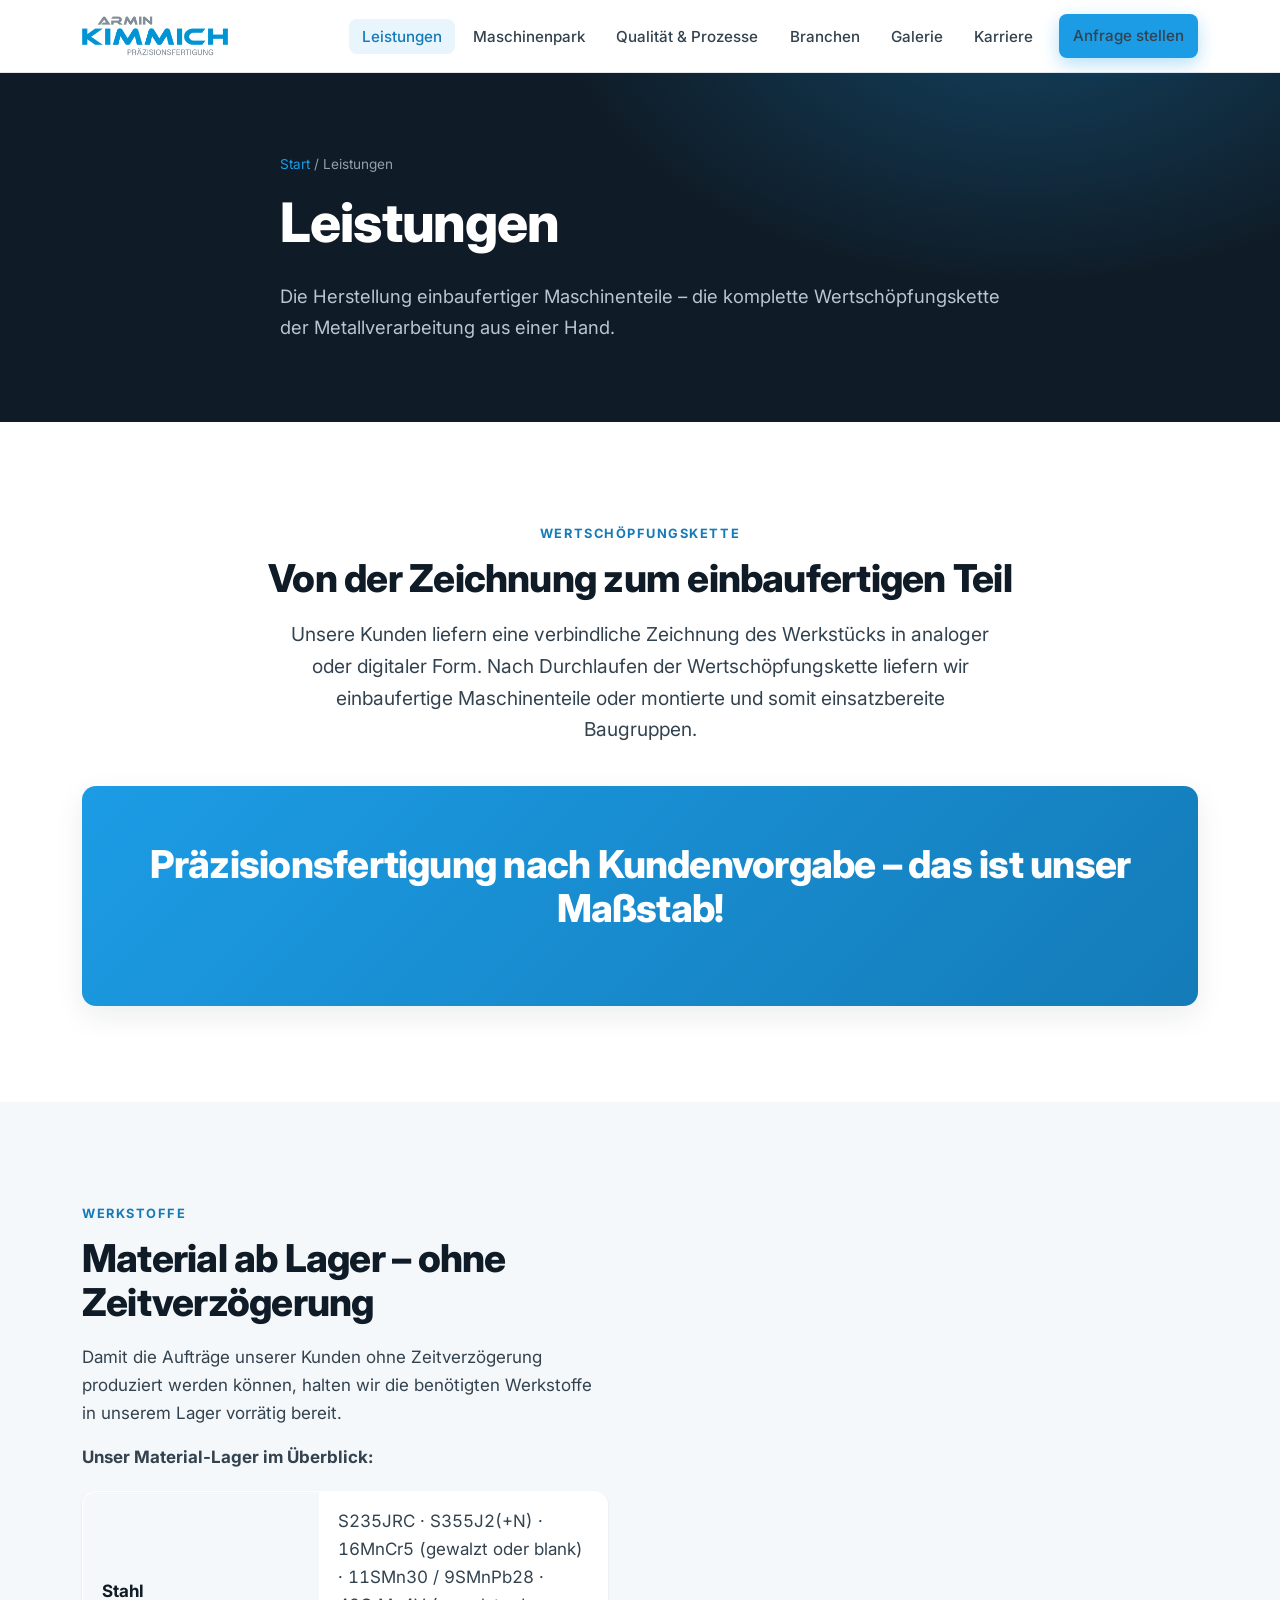
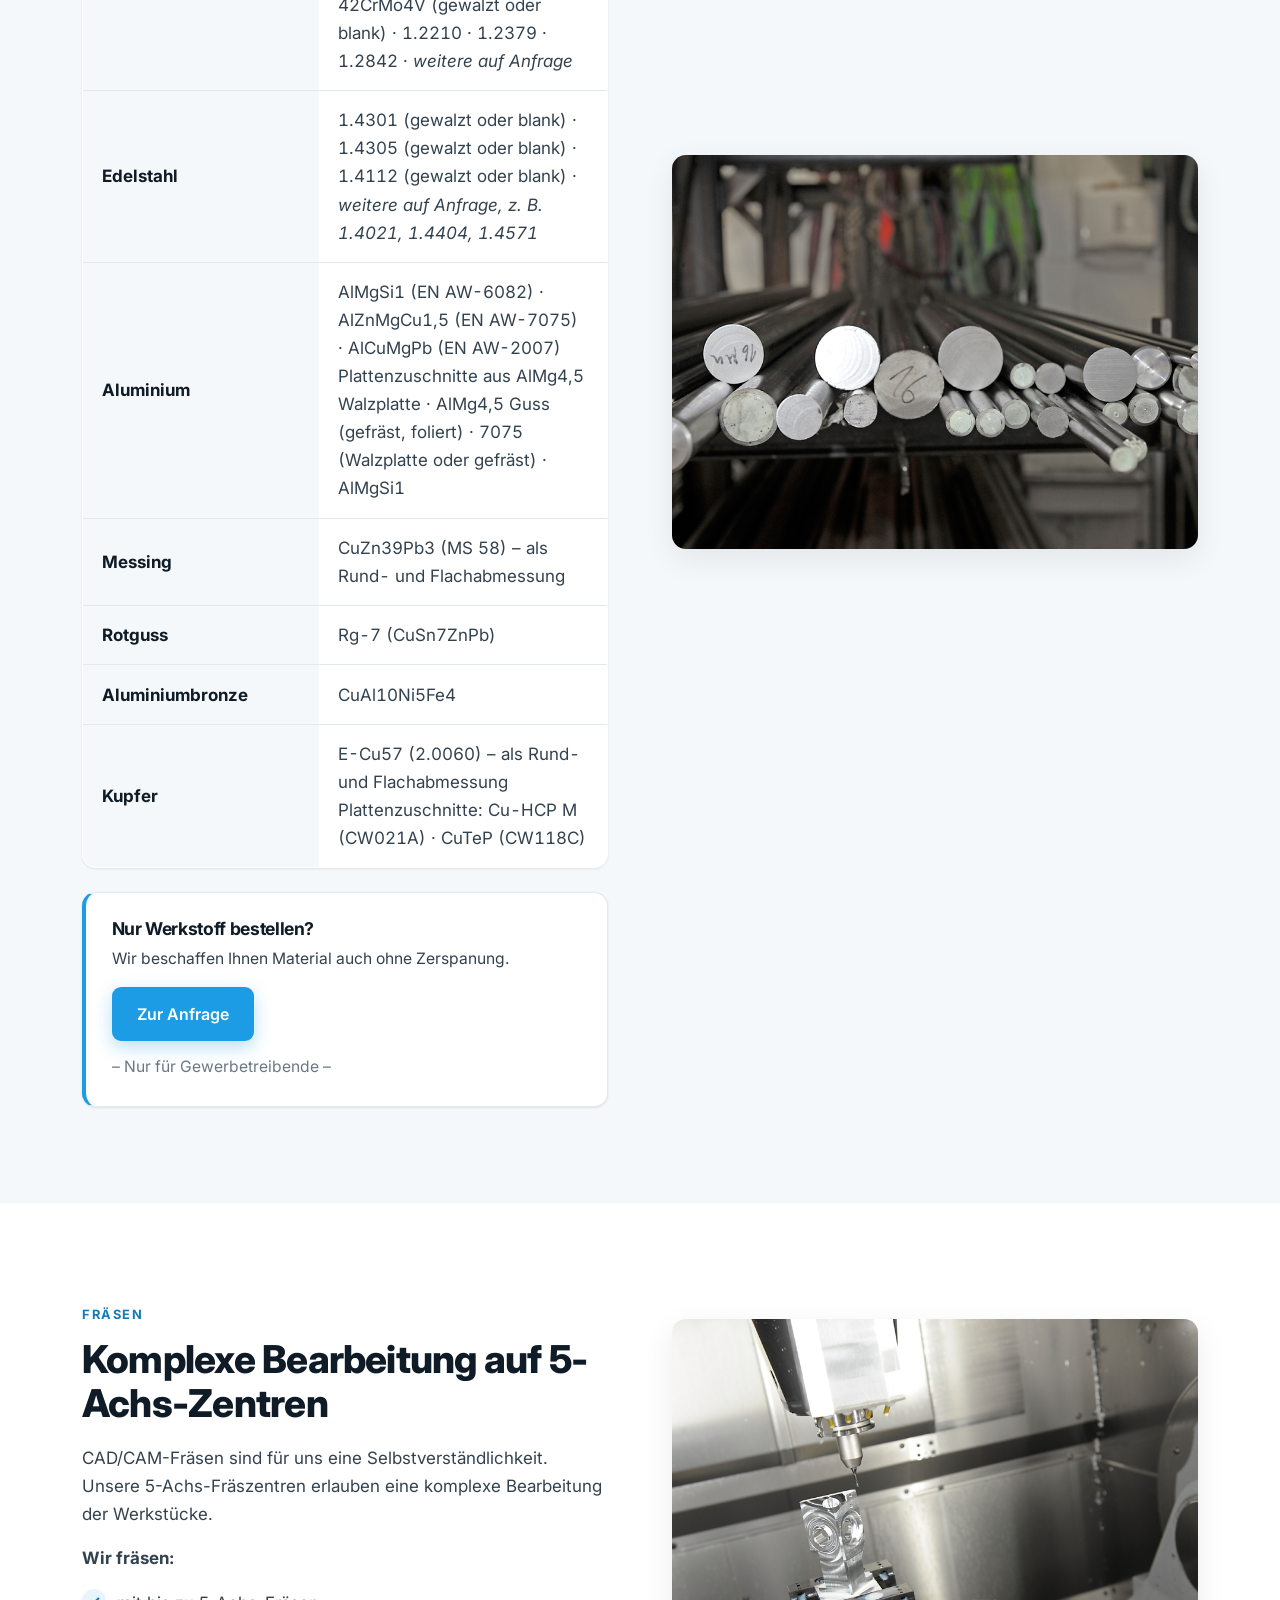
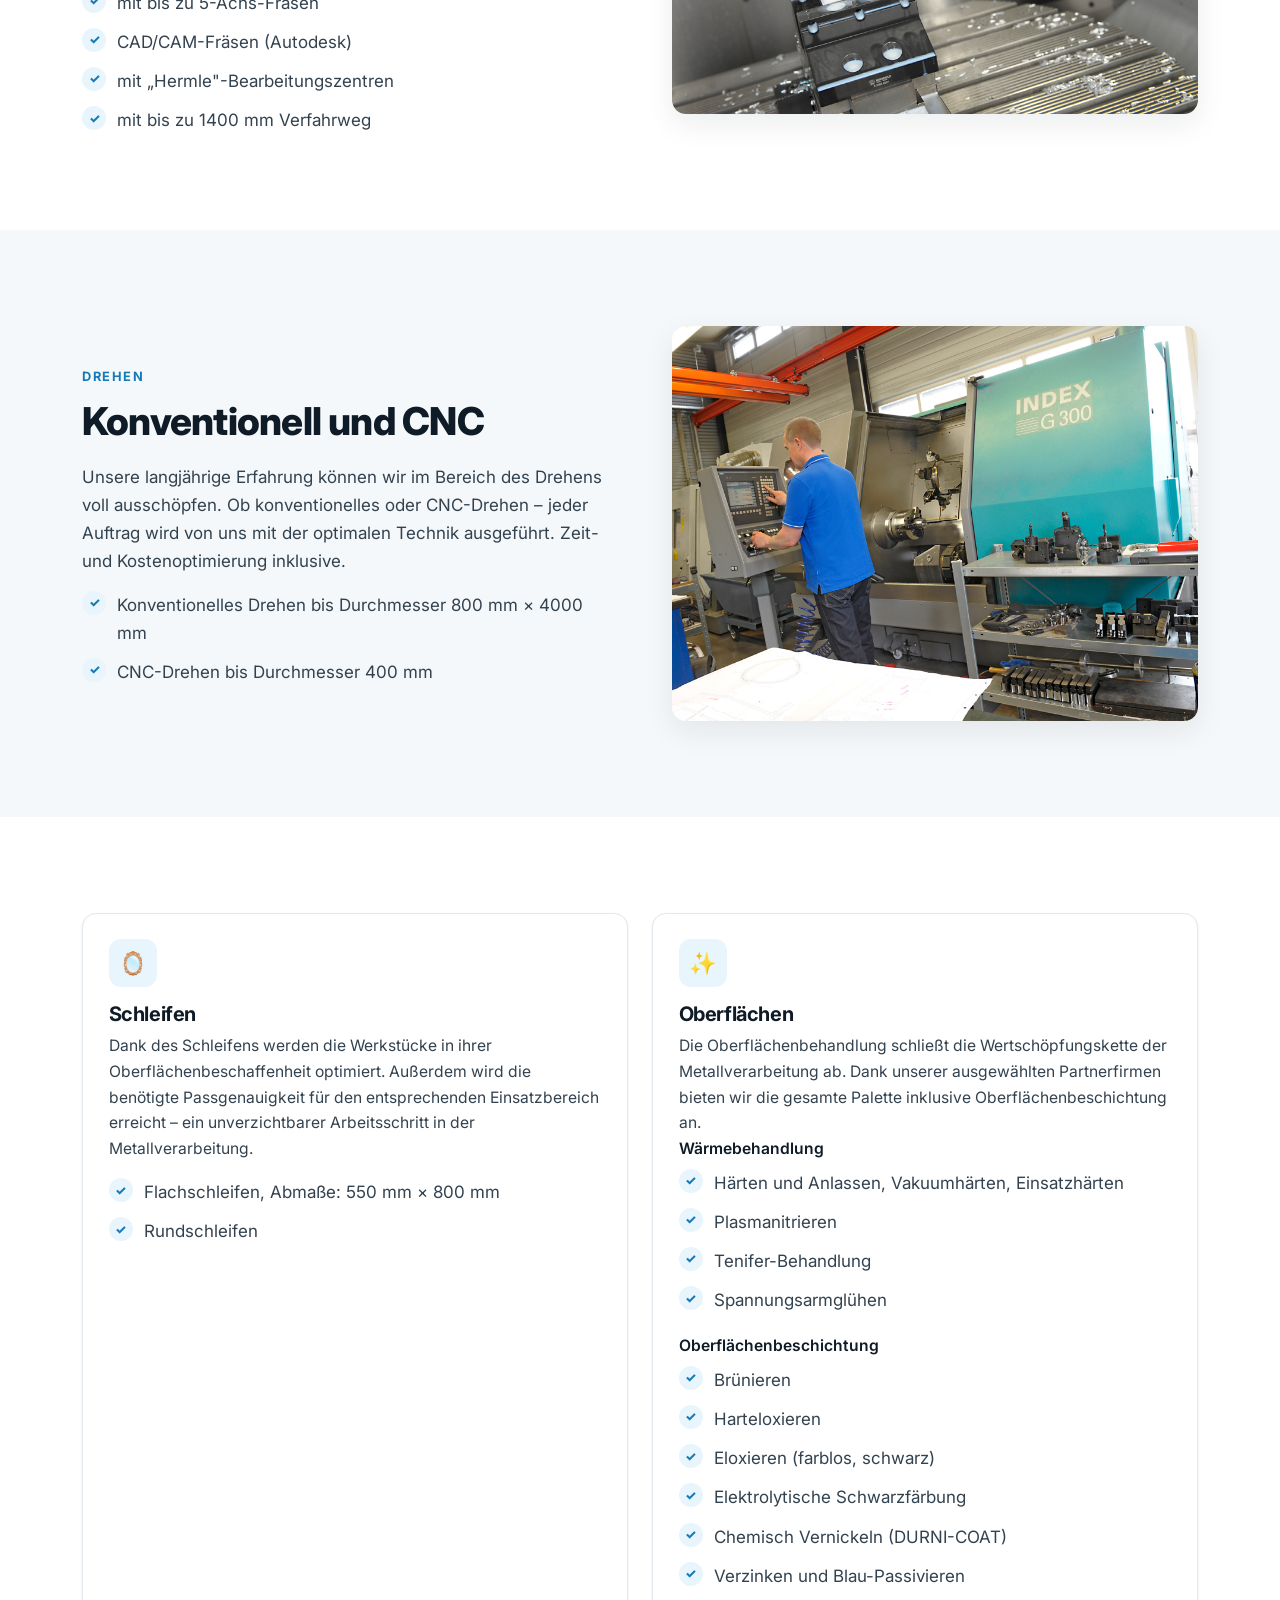
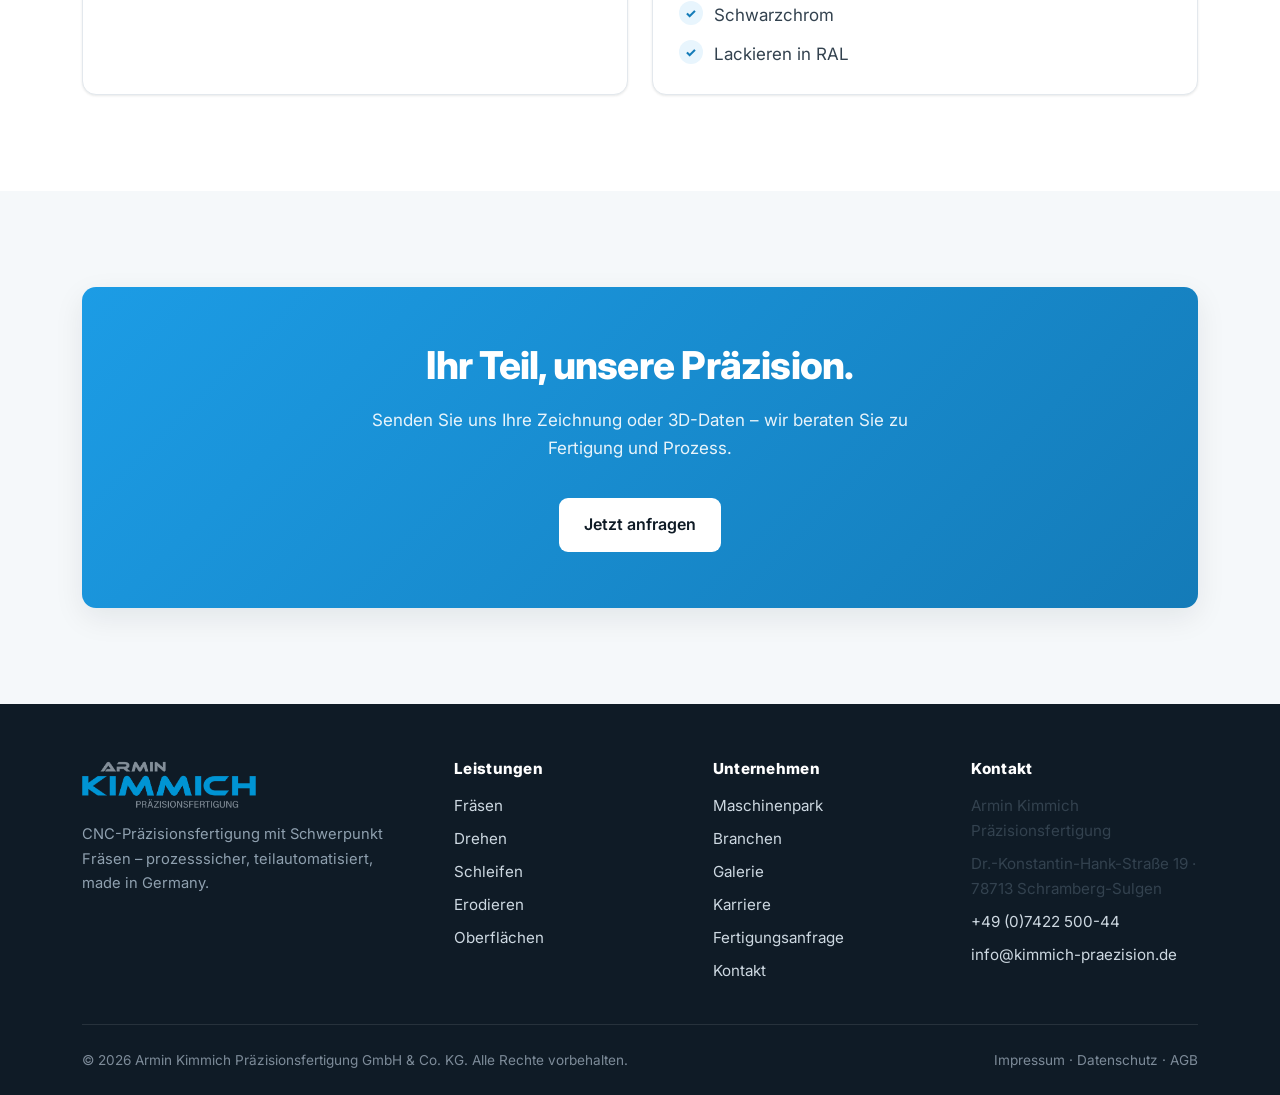
<file: leistungen.html>
<!DOCTYPE html>
<html lang="de">
<head>
  <meta charset="UTF-8" />
  <meta name="viewport" content="width=device-width, initial-scale=1" />
  <title>Leistungen – Armin Kimmich Präzisionsfertigung</title>
  <meta name="description" content="Wertschöpfungskette der Metallverarbeitung: Werkstoffe ab Lager, 5-Achs-Fräsen (Hermle, Autodesk), Drehen, Schleifen und Oberflächenbehandlung – einbaufertige Maschinenteile von Armin Kimmich." />
  <link rel="icon" href="assets/favicon.svg" type="image/svg+xml" />
  <link rel="stylesheet" href="css/style.css" />
</head>
<body>
  <header class="site-header">
    <div class="container nav">
      <a class="brand" href="index.html"><img class="brand__logo" src="logo_kimmich_transparent_web_567x162pixel.png" alt="Armin Kimmich Präzisionsfertigung" width="567" height="162" /></a>
      <button class="nav__toggle" aria-label="Menü" aria-expanded="false" aria-controls="nav-links"><span></span><span></span><span></span></button>
      <ul class="nav__links" id="nav-links">
        <li><a href="leistungen.html" class="is-active">Leistungen</a></li>
        <li><a href="maschinenpark.html">Maschinenpark</a></li>
        <li><a href="qualitaet-prozesse.html">Qualität & Prozesse</a></li>
        <li><a href="branchen.html">Branchen</a></li>
        <li><a href="galerie.html">Galerie</a></li>
        <li><a href="karriere.html">Karriere</a></li>
        <li class="nav__cta"><a class="btn btn--primary" href="konfigurator.html">Anfrage stellen</a></li>
      </ul>
    </div>
  </header>

  <section class="page-hero">
    <div class="container page-hero__inner">
      <div class="breadcrumb"><a href="index.html">Start</a> / Leistungen</div>
      <h1>Leistungen</h1>
      <p>Die Herstellung einbaufertiger Maschinenteile – die komplette Wertschöpfungskette
         der Metallverarbeitung aus einer Hand.</p>
    </div>
  </section>

  <!-- Intro / Wertschöpfungskette -->
  <section class="section">
    <div class="container">
      <div class="center reveal">
        <span class="eyebrow">Wertschöpfungskette</span>
        <h2>Von der Zeichnung zum einbaufertigen Teil</h2>
        <p class="lead">Unsere Kunden liefern eine verbindliche Zeichnung des Werkstücks in
           analoger oder digitaler Form. Nach Durchlaufen der Wertschöpfungskette liefern wir
           einbaufertige Maschinenteile oder montierte und somit einsatzbereite Baugruppen.</p>
      </div>
      <div class="cta reveal" style="margin-top:2.5rem">
        <h2>Präzisionsfertigung nach Kundenvorgabe – das ist unser Maßstab!</h2>
      </div>
    </div>
  </section>

  <!-- Werkstoffe -->
  <section class="section section--soft">
    <div class="container split">
      <div class="reveal">
        <span class="eyebrow">Werkstoffe</span>
        <h2>Material ab Lager – ohne Zeitverzögerung</h2>
        <p>Damit die Aufträge unserer Kunden ohne Zeitverzögerung produziert werden können,
           halten wir die benötigten Werkstoffe in unserem Lager vorrätig bereit.</p>
        <p><strong>Unser Material-Lager im Überblick:</strong></p>

        <table class="spec" style="margin-top:1.2rem">
          <tbody>
            <tr>
              <th>Stahl</th>
              <td>S235JRC · S355J2(+N) · 16MnCr5 (gewalzt oder blank) ·
                  11SMn30 / 9SMnPb28 · 42CrMo4V (gewalzt oder blank) ·
                  1.2210 · 1.2379 · 1.2842 · <em>weitere auf Anfrage</em></td>
            </tr>
            <tr>
              <th>Edelstahl</th>
              <td>1.4301 (gewalzt oder blank) · 1.4305 (gewalzt oder blank) ·
                  1.4112 (gewalzt oder blank) ·
                  <em>weitere auf Anfrage, z. B. 1.4021, 1.4404, 1.4571</em></td>
            </tr>
            <tr>
              <th>Aluminium</th>
              <td>AlMgSi1 (EN AW-6082) · AlZnMgCu1,5 (EN AW-7075) · AlCuMgPb (EN AW-2007)<br>
                  Plattenzuschnitte aus AlMg4,5 Walzplatte · AlMg4,5 Guss (gefräst, foliert) ·
                  7075 (Walzplatte oder gefräst) · AlMgSi1</td>
            </tr>
            <tr>
              <th>Messing</th>
              <td>CuZn39Pb3 (MS 58) – als Rund- und Flachabmessung</td>
            </tr>
            <tr>
              <th>Rotguss</th>
              <td>Rg-7 (CuSn7ZnPb)</td>
            </tr>
            <tr>
              <th>Aluminiumbronze</th>
              <td>CuAl10Ni5Fe4</td>
            </tr>
            <tr>
              <th>Kupfer</th>
              <td>E-Cu57 (2.0060) – als Rund- und Flachabmessung<br>
                  Plattenzuschnitte: Cu-HCP M (CW021A) · CuTeP (CW118C)</td>
            </tr>
          </tbody>
        </table>

        <div class="card" style="margin-top:1.5rem;border-left:4px solid var(--accent)">
          <h3 style="font-size:1.1rem">Nur Werkstoff bestellen?</h3>
          <p style="margin-bottom:1rem">Wir beschaffen Ihnen Material auch ohne Zerspanung.</p>
          <a class="btn btn--primary" href="werkstoff-bestellung.html">Zur Anfrage</a>
          <p class="form__note" style="margin:.8rem 0 0">– Nur für Gewerbetreibende –</p>
        </div>
      </div>
      <div class="split__media reveal"><img class="media" src="036.jpg" alt="Rohmaterial-Lager – Rundmaterial" loading="lazy" /></div>
    </div>
  </section>

  <!-- Fräsen -->
  <section class="section">
    <div class="container split split--reverse">
      <div class="split__media reveal"><img class="media" src="017.jpg" alt="5-Achs-Fräsbearbeitung eines Werkstücks" loading="lazy" /></div>
      <div class="reveal">
        <span class="eyebrow">Fräsen</span>
        <h2>Komplexe Bearbeitung auf 5-Achs-Zentren</h2>
        <p>CAD/CAM-Fräsen sind für uns eine Selbstverständlichkeit. Unsere 5-Achs-Fräszentren
           erlauben eine komplexe Bearbeitung der Werkstücke.</p>
        <p><strong>Wir fräsen:</strong></p>
        <ul class="checklist">
          <li>mit bis zu 5-Achs-Fräsen</li>
          <li>CAD/CAM-Fräsen (Autodesk)</li>
          <li>mit „Hermle"-Bearbeitungszentren</li>
          <li>mit bis zu 1400 mm Verfahrweg</li>
        </ul>
      </div>
    </div>
  </section>

  <!-- Drehen -->
  <section class="section section--soft">
    <div class="container split">
      <div class="reveal">
        <span class="eyebrow">Drehen</span>
        <h2>Konventionell und CNC</h2>
        <p>Unsere langjährige Erfahrung können wir im Bereich des Drehens voll ausschöpfen.
           Ob konventionelles oder CNC-Drehen – jeder Auftrag wird von uns mit der optimalen
           Technik ausgeführt. Zeit- und Kostenoptimierung inklusive.</p>
        <ul class="checklist">
          <li>Konventionelles Drehen bis Durchmesser 800 mm × 4000 mm</li>
          <li>CNC-Drehen bis Durchmesser 400 mm</li>
        </ul>
      </div>
      <div class="split__media reveal"><img class="media" src="038.jpg" alt="Drehbearbeitung an der CNC-Drehmaschine" loading="lazy" /></div>
    </div>
  </section>

  <!-- Schleifen & Oberflächen -->
  <section class="section">
    <div class="container">
      <div class="grid grid--2">
        <article class="card reveal">
          <div class="card__icon">🪞</div>
          <h3>Schleifen</h3>
          <p>Dank des Schleifens werden die Werkstücke in ihrer Oberflächenbeschaffenheit
             optimiert. Außerdem wird die benötigte Passgenauigkeit für den entsprechenden
             Einsatzbereich erreicht – ein unverzichtbarer Arbeitsschritt in der Metallverarbeitung.</p>
          <ul class="checklist">
            <li>Flachschleifen, Abmaße: 550 mm × 800 mm</li>
            <li>Rundschleifen</li>
          </ul>
        </article>
        <article class="card reveal">
          <div class="card__icon">✨</div>
          <h3>Oberflächen</h3>
          <p>Die Oberflächenbehandlung schließt die Wertschöpfungskette der Metallverarbeitung ab.
             Dank unserer ausgewählten Partnerfirmen bieten wir die gesamte Palette inklusive
             Oberflächenbeschichtung an.</p>
          <p style="font-weight:600;color:var(--ink);margin-bottom:.4rem">Wärmebehandlung</p>
          <ul class="checklist" style="margin-top:0">
            <li>Härten und Anlassen, Vakuumhärten, Einsatzhärten</li>
            <li>Plasmanitrieren</li>
            <li>Tenifer-Behandlung</li>
            <li>Spannungsarmglühen</li>
          </ul>
          <p style="font-weight:600;color:var(--ink);margin:1.2rem 0 .4rem">Oberflächenbeschichtung</p>
          <ul class="checklist" style="margin-top:0">
            <li>Brünieren</li>
            <li>Harteloxieren</li>
            <li>Eloxieren (farblos, schwarz)</li>
            <li>Elektrolytische Schwarzfärbung</li>
            <li>Chemisch Vernickeln (DURNI-COAT)</li>
            <li>Verzinken und Blau-Passivieren</li>
            <li>Schwarzchrom</li>
            <li>Lackieren in RAL</li>
          </ul>
        </article>
      </div>
    </div>
  </section>

  <section class="section section--soft">
    <div class="container">
      <div class="cta reveal">
        <h2>Ihr Teil, unsere Präzision.</h2>
        <p>Senden Sie uns Ihre Zeichnung oder 3D-Daten – wir beraten Sie zu Fertigung und Prozess.</p>
        <a class="btn btn--light" href="kontakt.html">Jetzt anfragen</a>
      </div>
    </div>
  </section>

  <footer class="site-footer">
    <div class="container">
      <div class="footer__grid">
        <div class="footer__brand"><a class="brand" href="index.html"><img class="brand__logo" src="logo_kimmich_transparent_web_567x162pixel.png" alt="Armin Kimmich Präzisionsfertigung" width="567" height="162" /></a><p>CNC-Präzisionsfertigung mit Schwerpunkt Fräsen – prozesssicher, teilautomatisiert, made in Germany.</p></div>
        <div><h4>Leistungen</h4><ul><li><a href="leistungen.html">Fräsen</a></li><li><a href="leistungen.html">Drehen</a></li><li><a href="leistungen.html">Schleifen</a></li><li><a href="leistungen.html">Erodieren</a></li><li><a href="leistungen.html">Oberflächen</a></li></ul></div>
        <div><h4>Unternehmen</h4><ul><li><a href="maschinenpark.html">Maschinenpark</a></li><li><a href="branchen.html">Branchen</a></li><li><a href="galerie.html">Galerie</a></li><li><a href="karriere.html">Karriere</a></li><li><a href="konfigurator.html">Fertigungsanfrage</a></li><li><a href="kontakt.html">Kontakt</a></li></ul></div>
        <div><h4>Kontakt</h4><ul><li>Armin Kimmich Präzisionsfertigung</li><li>Dr.-Konstantin-Hank-Straße 19 · 78713 Schramberg-Sulgen</li><li><a href="tel:+49742250044">+49 (0)7422 500-44</a></li><li><a href="mailto:info@kimmich-praezision.de">info@kimmich-praezision.de</a></li></ul></div>
      </div>
      <div class="footer__bottom">
        <span>© <span data-year>2026</span> Armin Kimmich Präzisionsfertigung GmbH &amp; Co. KG. Alle Rechte vorbehalten.</span>
        <span><a href="impressum.html">Impressum</a> · <a href="datenschutz.html">Datenschutz</a> · <a href="agb.html">AGB</a></span>
      </div>
    </div>
  </footer>
  <script src="js/main.js"></script>
</body>
</html>
</file>
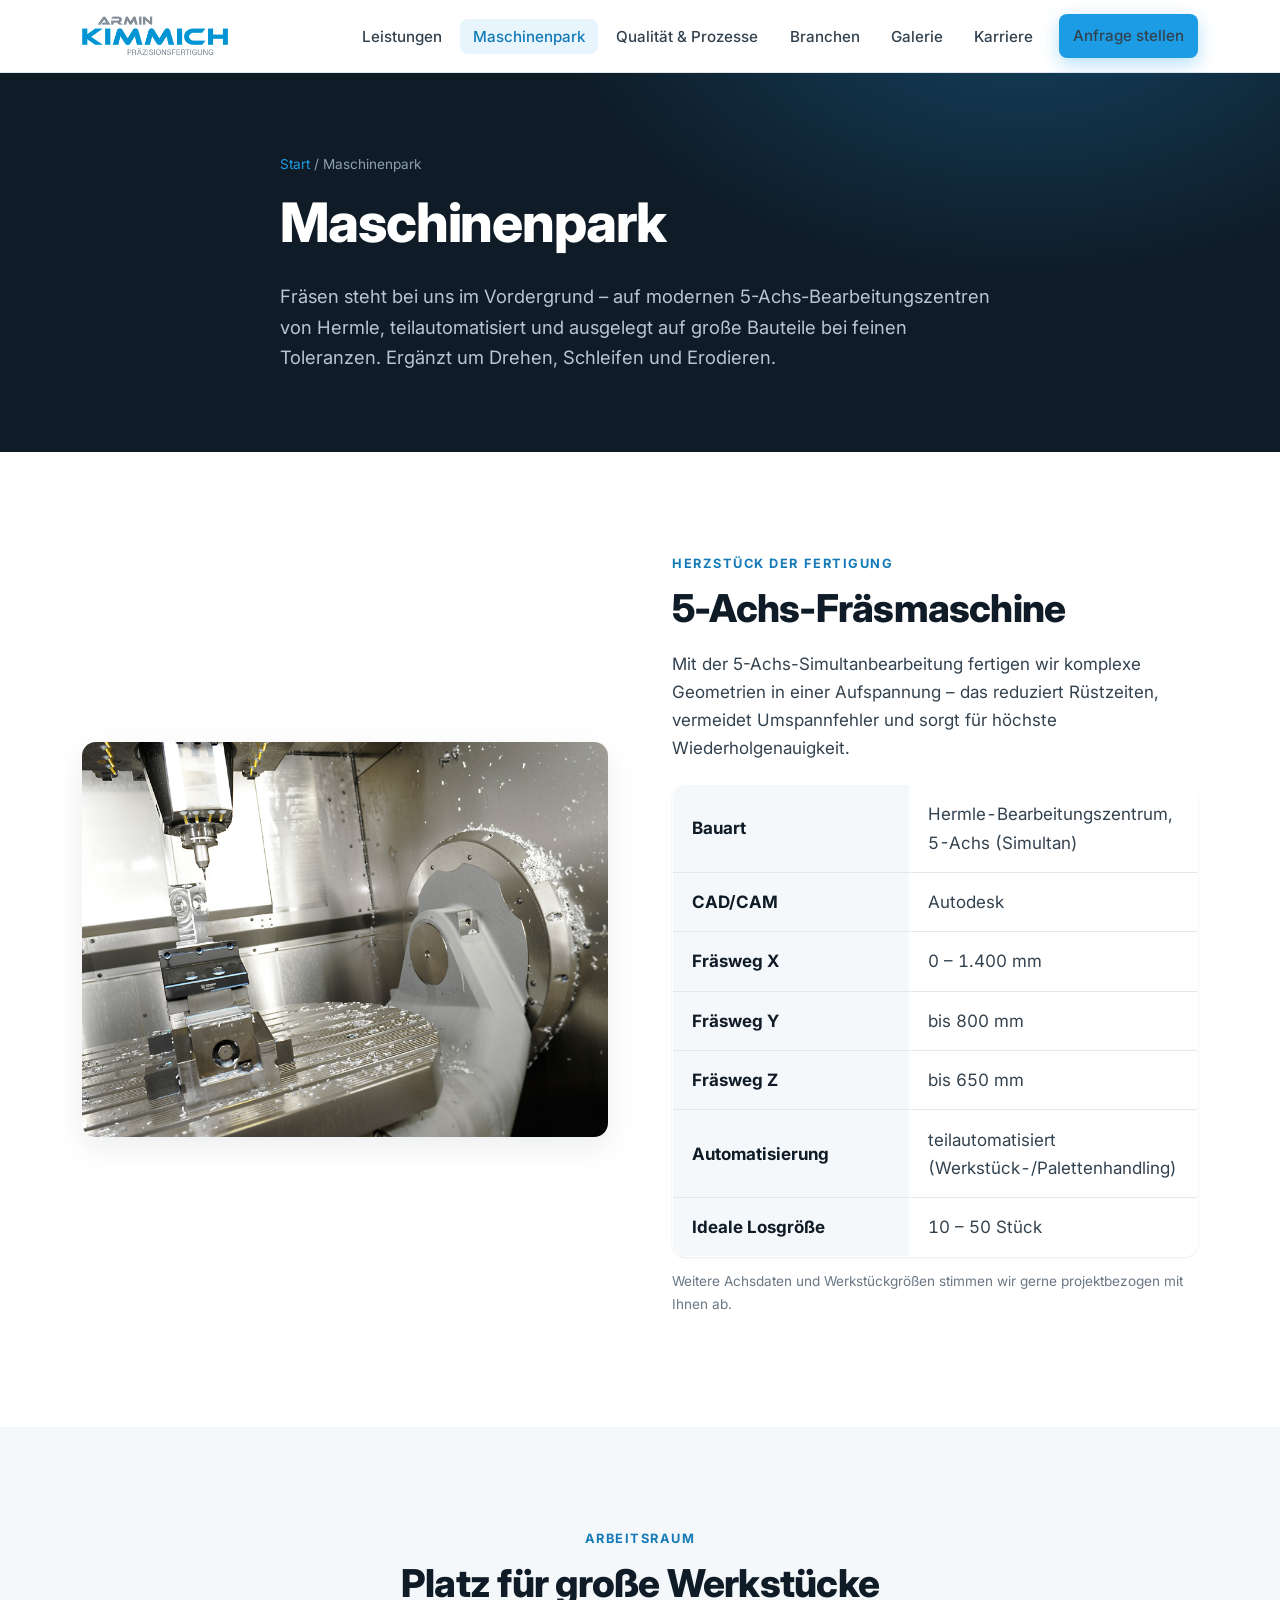
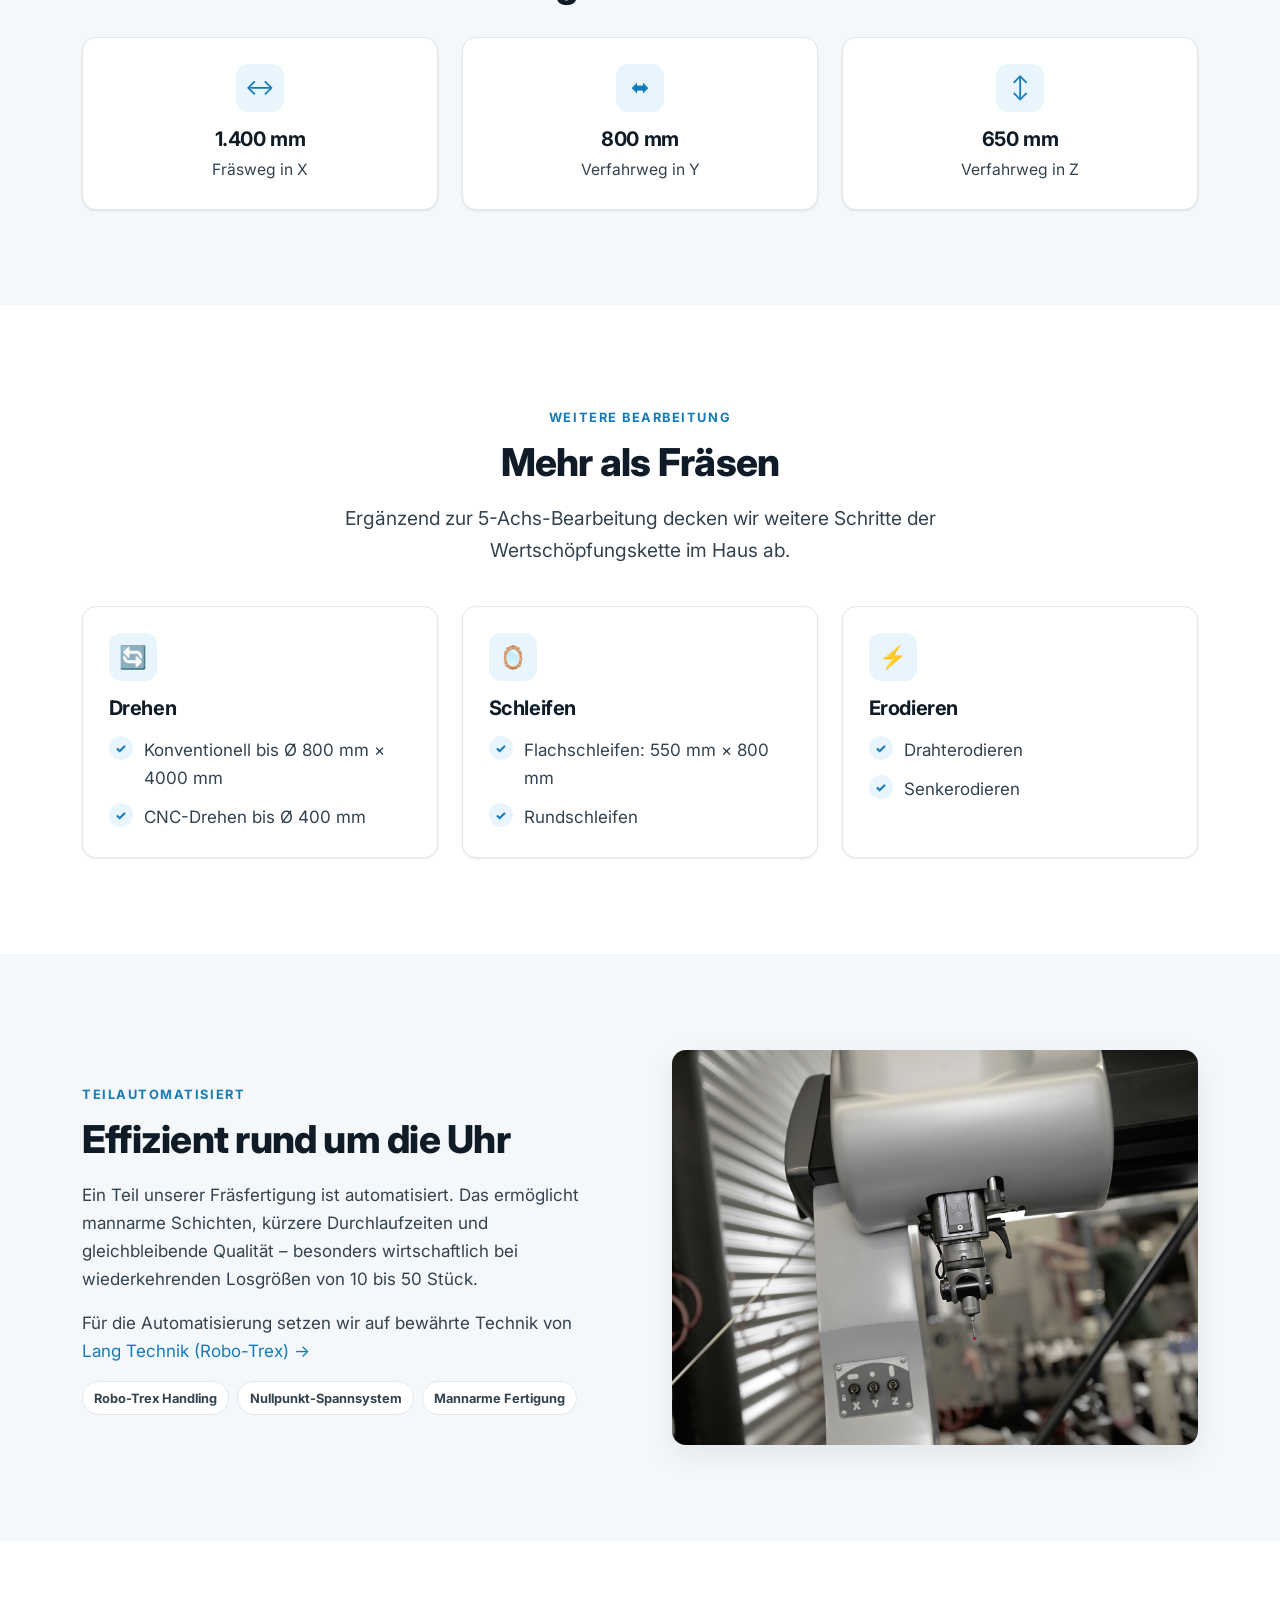
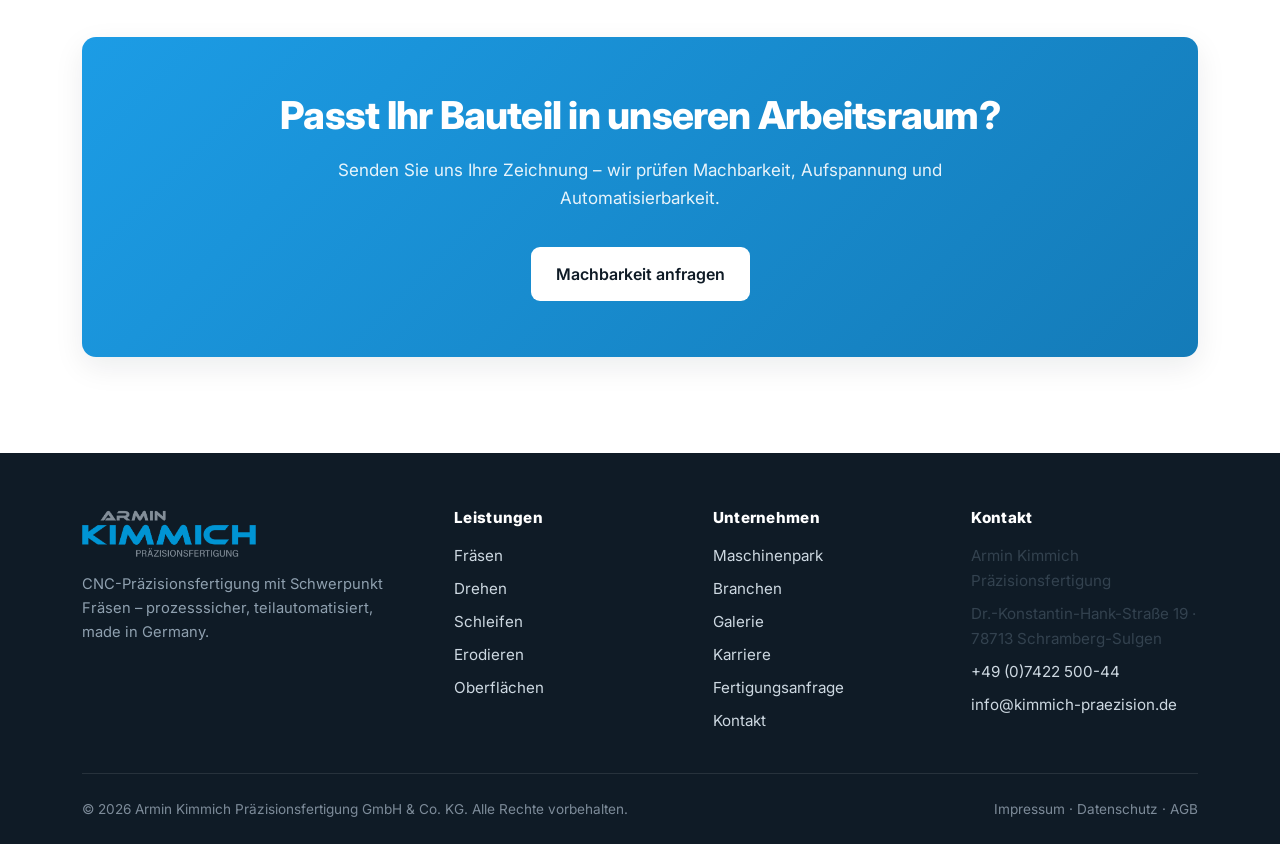
<file: maschinenpark.html>
<!DOCTYPE html>
<html lang="de">
<head>
  <meta charset="UTF-8" />
  <meta name="viewport" content="width=device-width, initial-scale=1" />
  <title>Maschinenpark – Armin Kimmich Präzisionsfertigung</title>
  <meta name="description" content="Maschinenpark der Armin Kimmich Präzisionsfertigung: Hermle 5-Achs-Bearbeitungszentren (Autodesk, bis 1.400 mm), teilautomatisiert, ergänzt um Drehen, Schleifen und Erodieren." />
  <link rel="icon" href="assets/favicon.svg" type="image/svg+xml" />
  <link rel="stylesheet" href="css/style.css" />
</head>
<body>
  <header class="site-header">
    <div class="container nav">
      <a class="brand" href="index.html"><img class="brand__logo" src="logo_kimmich_transparent_web_567x162pixel.png" alt="Armin Kimmich Präzisionsfertigung" width="567" height="162" /></a>
      <button class="nav__toggle" aria-label="Menü" aria-expanded="false" aria-controls="nav-links">
        <span></span><span></span><span></span>
      </button>
      <ul class="nav__links" id="nav-links">
        <li><a href="leistungen.html">Leistungen</a></li>
        <li><a href="maschinenpark.html" class="is-active">Maschinenpark</a></li>
        <li><a href="qualitaet-prozesse.html">Qualität & Prozesse</a></li>
        <li><a href="branchen.html">Branchen</a></li>
        <li><a href="galerie.html">Galerie</a></li><li><a href="karriere.html">Karriere</a></li>
        <li class="nav__cta"><a class="btn btn--primary" href="konfigurator.html">Anfrage stellen</a></li>
      </ul>
    </div>
  </header>

  <section class="page-hero">
    <div class="container page-hero__inner">
      <div class="breadcrumb"><a href="index.html">Start</a> / Maschinenpark</div>
      <h1>Maschinenpark</h1>
      <p>Fräsen steht bei uns im Vordergrund – auf modernen 5-Achs-Bearbeitungszentren von
         Hermle, teilautomatisiert und ausgelegt auf große Bauteile bei feinen Toleranzen.
         Ergänzt um Drehen, Schleifen und Erodieren.</p>
    </div>
  </section>

  <!-- 5-Achs Fräsmaschine -->
  <section class="section">
    <div class="container split">
      <div class="split__media reveal">
        <img class="media" src="019.jpg" alt="5-Achs-Fräsmaschine mit Rundtisch bei der Bearbeitung" loading="lazy" />
      </div>
      <div class="reveal">
        <span class="eyebrow">Herzstück der Fertigung</span>
        <h2>5-Achs-Fräsmaschine</h2>
        <p>Mit der 5-Achs-Simultanbearbeitung fertigen wir komplexe Geometrien in einer
           Aufspannung – das reduziert Rüstzeiten, vermeidet Umspannfehler und sorgt für
           höchste Wiederholgenauigkeit.</p>
        <table class="spec" style="margin-top:1.4rem">
          <tbody>
            <tr><th>Bauart</th><td>Hermle-Bearbeitungszentrum, 5-Achs (Simultan)</td></tr>
            <tr><th>CAD/CAM</th><td>Autodesk</td></tr>
            <tr><th>Fräsweg X</th><td>0 – 1.400 mm</td></tr>
            <tr><th>Fräsweg Y</th><td>bis 800 mm</td></tr>
            <tr><th>Fräsweg Z</th><td>bis 650 mm</td></tr>
            <tr><th>Automatisierung</th><td>teilautomatisiert (Werkstück-/Palettenhandling)</td></tr>
            <tr><th>Ideale Losgröße</th><td>10 – 50 Stück</td></tr>
          </tbody>
        </table>
        <p class="form__note" style="margin-top:.8rem">Weitere Achsdaten und Werkstückgrößen stimmen wir gerne projektbezogen mit Ihnen ab.</p>
      </div>
    </div>
  </section>

  <!-- Arbeitsraum Kacheln -->
  <section class="section section--soft">
    <div class="container">
      <div class="center reveal">
        <span class="eyebrow">Arbeitsraum</span>
        <h2>Platz für große Werkstücke</h2>
      </div>
      <div class="grid grid--3" style="margin-top:2rem">
        <div class="card reveal center">
          <div class="card__icon" style="margin-inline:auto">↔️</div>
          <h3>1.400 mm</h3>
          <p>Fräsweg in X</p>
        </div>
        <div class="card reveal center">
          <div class="card__icon" style="margin-inline:auto">⬌</div>
          <h3>800 mm</h3>
          <p>Verfahrweg in Y</p>
        </div>
        <div class="card reveal center">
          <div class="card__icon" style="margin-inline:auto">↕️</div>
          <h3>650 mm</h3>
          <p>Verfahrweg in Z</p>
        </div>
      </div>
    </div>
  </section>

  <!-- Weitere Bearbeitung -->
  <section class="section">
    <div class="container">
      <div class="center reveal">
        <span class="eyebrow">Weitere Bearbeitung</span>
        <h2>Mehr als Fräsen</h2>
        <p class="lead">Ergänzend zur 5-Achs-Bearbeitung decken wir weitere Schritte der
           Wertschöpfungskette im Haus ab.</p>
      </div>
      <div class="grid grid--3" style="margin-top:2.5rem">
        <article class="card reveal">
          <div class="card__icon">🔄</div>
          <h3>Drehen</h3>
          <ul class="checklist">
            <li>Konventionell bis Ø 800 mm × 4000 mm</li>
            <li>CNC-Drehen bis Ø 400 mm</li>
          </ul>
        </article>
        <article class="card reveal">
          <div class="card__icon">🪞</div>
          <h3>Schleifen</h3>
          <ul class="checklist">
            <li>Flachschleifen: 550 mm × 800 mm</li>
            <li>Rundschleifen</li>
          </ul>
        </article>
        <article class="card reveal">
          <div class="card__icon">⚡</div>
          <h3>Erodieren</h3>
          <ul class="checklist">
            <li>Drahterodieren</li>
            <li>Senkerodieren</li>
          </ul>
        </article>
      </div>
    </div>
  </section>

  <!-- Automatisierung -->
  <section class="section section--soft">
    <div class="container split split--reverse">
      <div class="split__media reveal">
        <img class="media" src="024.jpg" alt="Automationszelle für teilautomatisierte Fertigung" loading="lazy" />
      </div>
      <div class="reveal">
        <span class="eyebrow">Teilautomatisiert</span>
        <h2>Effizient rund um die Uhr</h2>
        <p>Ein Teil unserer Fräsfertigung ist automatisiert. Das ermöglicht mannarme
           Schichten, kürzere Durchlaufzeiten und gleichbleibende Qualität – besonders
           wirtschaftlich bei wiederkehrenden Losgrößen von 10 bis 50 Stück.</p>
        <p>Für die Automatisierung setzen wir auf bewährte Technik von
           <a href="https://www.lang-technik.de/" target="_blank" rel="noopener">Lang Technik (Robo-Trex) →</a></p>
        <div class="taglist">
          <span class="pill">Robo-Trex Handling</span>
          <span class="pill">Nullpunkt-Spannsystem</span>
          <span class="pill">Mannarme Fertigung</span>
        </div>
      </div>
    </div>
  </section>

  <section class="section">
    <div class="container">
      <div class="cta reveal">
        <h2>Passt Ihr Bauteil in unseren Arbeitsraum?</h2>
        <p>Senden Sie uns Ihre Zeichnung – wir prüfen Machbarkeit, Aufspannung und Automatisierbarkeit.</p>
        <a class="btn btn--light" href="kontakt.html">Machbarkeit anfragen</a>
      </div>
    </div>
  </section>

  <footer class="site-footer">
    <div class="container">
      <div class="footer__grid">
        <div class="footer__brand">
          <a class="brand" href="index.html"><img class="brand__logo" src="logo_kimmich_transparent_web_567x162pixel.png" alt="Armin Kimmich Präzisionsfertigung" width="567" height="162" /></a>
          <p>CNC-Präzisionsfertigung mit Schwerpunkt Fräsen – prozesssicher, teilautomatisiert, made in Germany.</p>
        </div>
        <div><h4>Leistungen</h4><ul><li><a href="leistungen.html">Fräsen</a></li><li><a href="leistungen.html">Drehen</a></li><li><a href="leistungen.html">Schleifen</a></li><li><a href="leistungen.html">Erodieren</a></li><li><a href="leistungen.html">Oberflächen</a></li></ul></div>
        <div><h4>Unternehmen</h4><ul><li><a href="maschinenpark.html">Maschinenpark</a></li><li><a href="branchen.html">Branchen</a></li><li><a href="galerie.html">Galerie</a></li><li><a href="karriere.html">Karriere</a></li><li><a href="konfigurator.html">Fertigungsanfrage</a></li><li><a href="kontakt.html">Kontakt</a></li></ul></div>
        <div><h4>Kontakt</h4><ul><li>Armin Kimmich Präzisionsfertigung</li><li>Dr.-Konstantin-Hank-Straße 19 · 78713 Schramberg-Sulgen</li><li><a href="tel:+49742250044">+49 (0)7422 500-44</a></li><li><a href="mailto:info@kimmich-praezision.de">info@kimmich-praezision.de</a></li></ul></div>
      </div>
      <div class="footer__bottom">
        <span>© <span data-year>2026</span> Armin Kimmich Präzisionsfertigung GmbH &amp; Co. KG. Alle Rechte vorbehalten.</span>
        <span><a href="impressum.html">Impressum</a> · <a href="datenschutz.html">Datenschutz</a> · <a href="agb.html">AGB</a></span>
      </div>
    </div>
  </footer>
  <script src="js/main.js"></script>
</body>
</html>
</file>
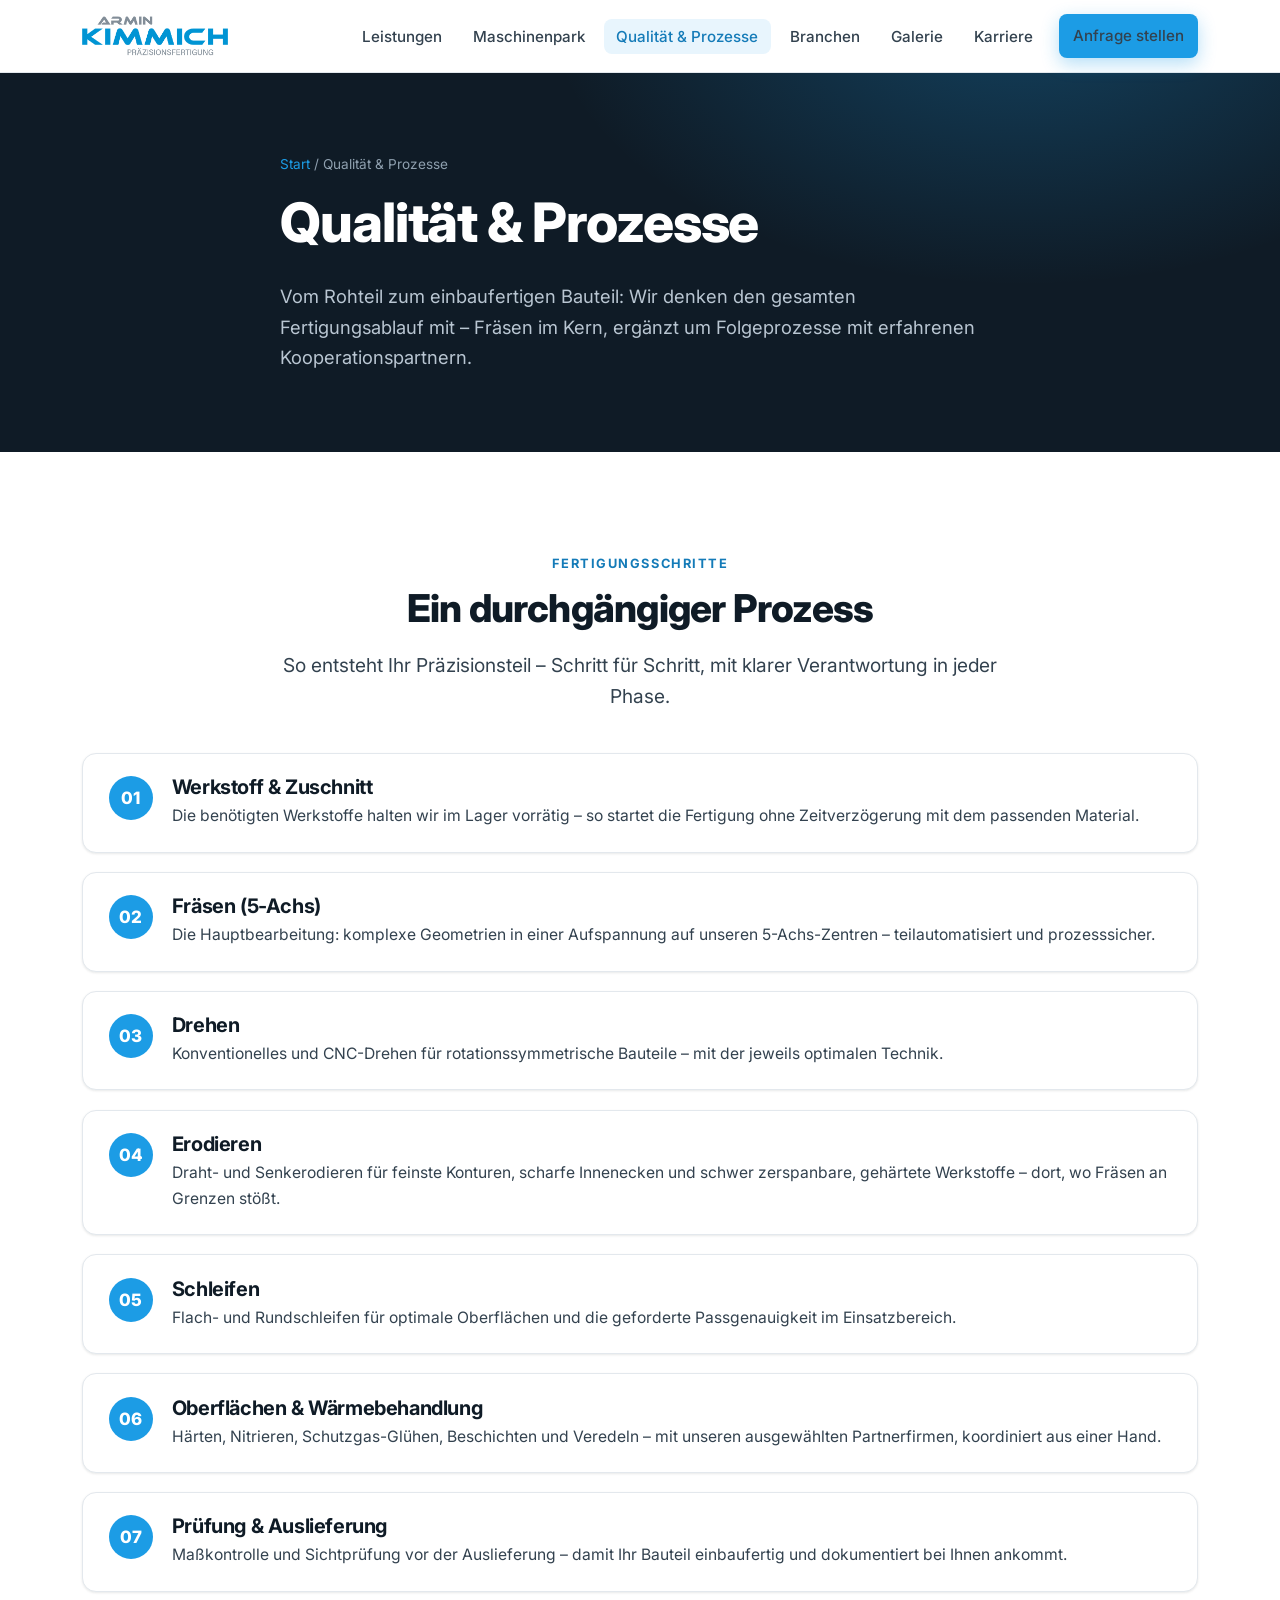
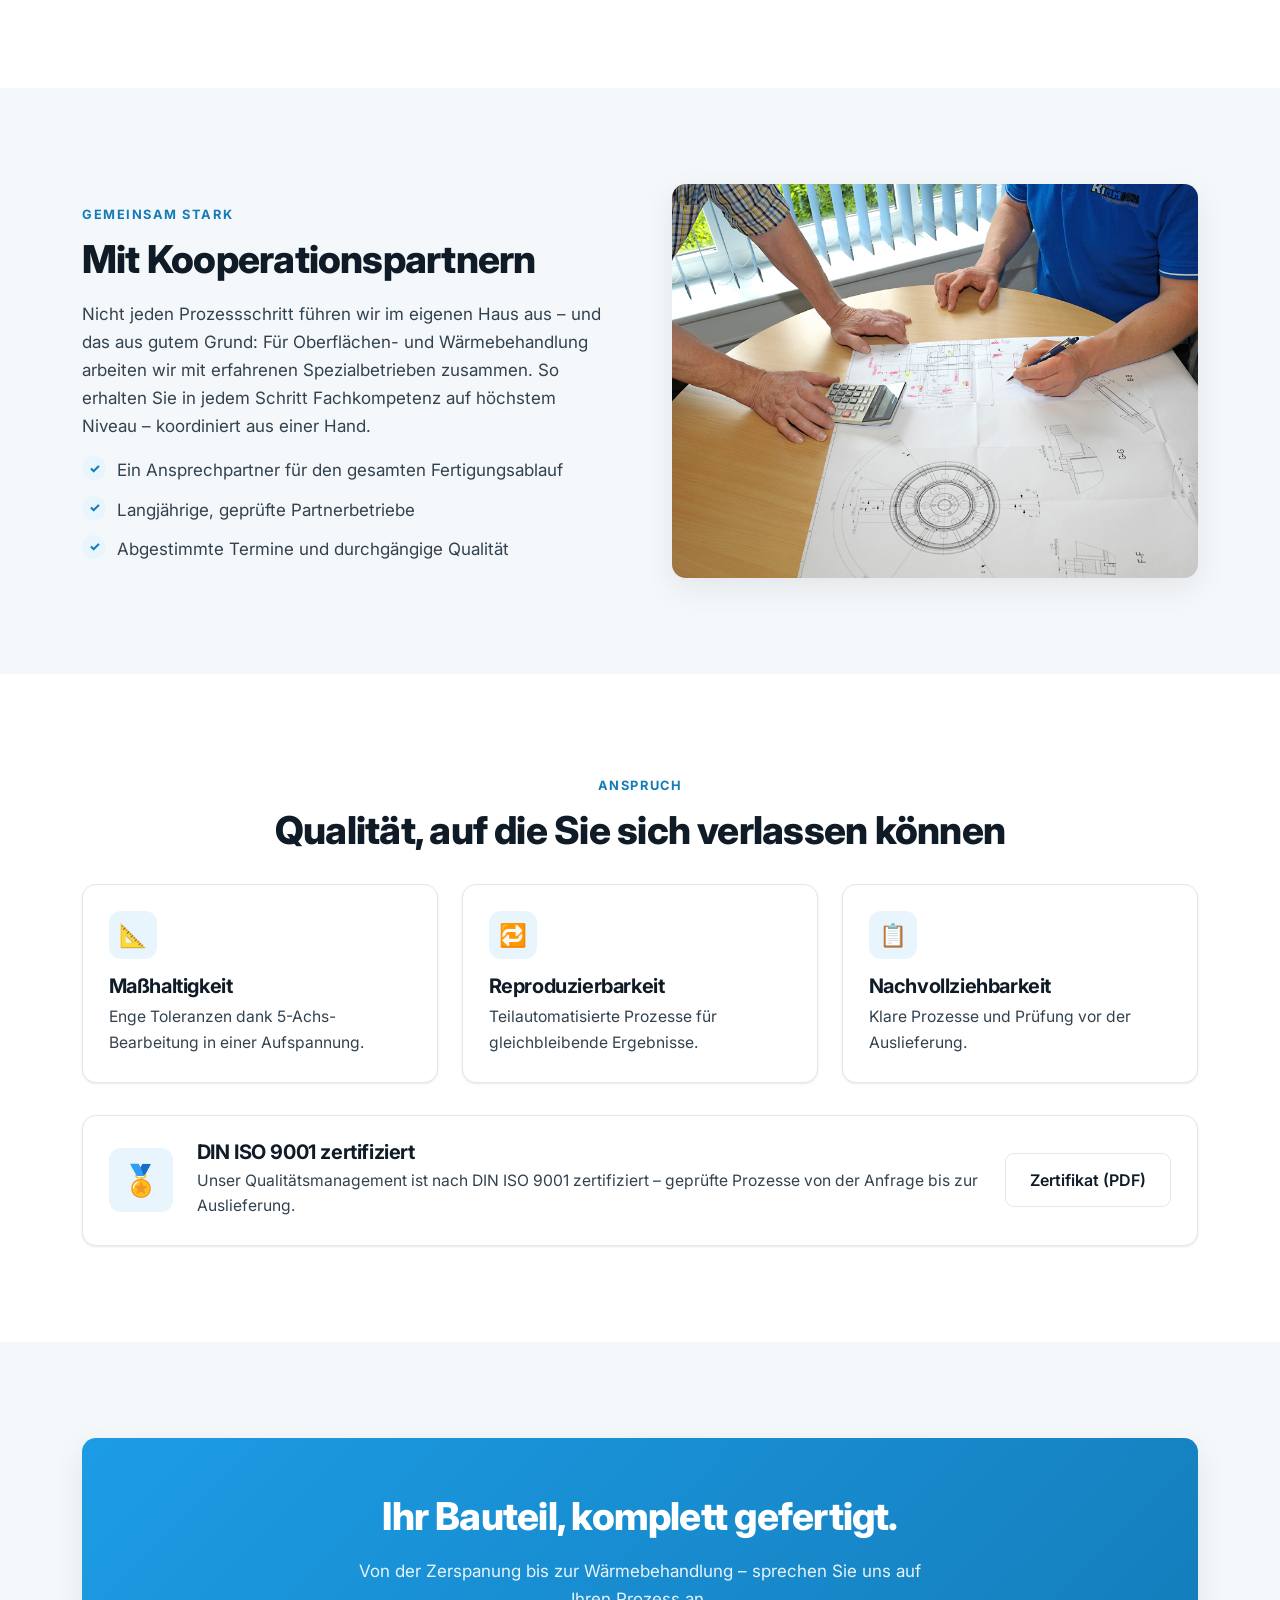
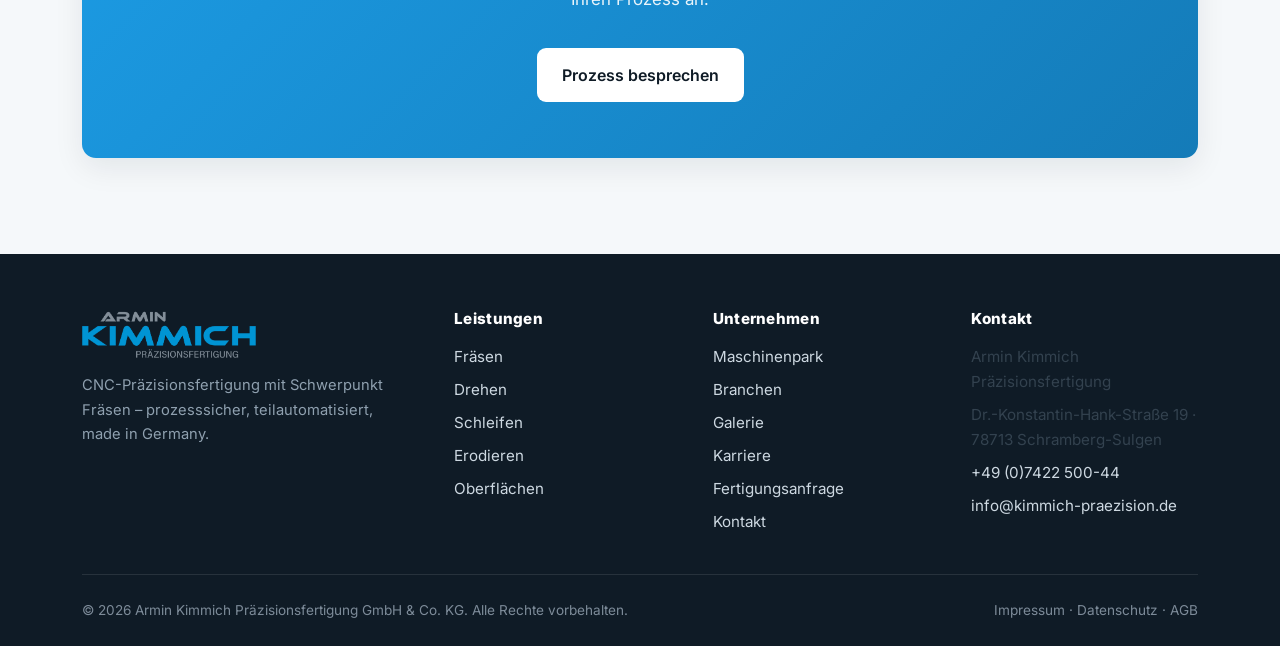
<file: qualitaet-prozesse.html>
<!DOCTYPE html>
<html lang="de">
<head>
  <meta charset="UTF-8" />
  <meta name="viewport" content="width=device-width, initial-scale=1" />
  <title>Qualität & Prozesse – Armin Kimmich Präzisionsfertigung</title>
  <meta name="description" content="Fertigungsschritte von Fräsen über Erodieren bis Oberflächen- und Wärmebehandlung – teils mit langjährigen Kooperationspartnern. Qualität & Prozesse bei Armin Kimmich." />
  <link rel="icon" href="assets/favicon.svg" type="image/svg+xml" />
  <link rel="stylesheet" href="css/style.css" />
</head>
<body>
  <header class="site-header">
    <div class="container nav">
      <a class="brand" href="index.html"><img class="brand__logo" src="logo_kimmich_transparent_web_567x162pixel.png" alt="Armin Kimmich Präzisionsfertigung" width="567" height="162" /></a>
      <button class="nav__toggle" aria-label="Menü" aria-expanded="false" aria-controls="nav-links"><span></span><span></span><span></span></button>
      <ul class="nav__links" id="nav-links">
        <li><a href="leistungen.html">Leistungen</a></li>
        <li><a href="maschinenpark.html">Maschinenpark</a></li>
        <li><a href="qualitaet-prozesse.html" class="is-active">Qualität & Prozesse</a></li>
        <li><a href="branchen.html">Branchen</a></li>
        <li><a href="galerie.html">Galerie</a></li><li><a href="karriere.html">Karriere</a></li>
        <li class="nav__cta"><a class="btn btn--primary" href="konfigurator.html">Anfrage stellen</a></li>
      </ul>
    </div>
  </header>

  <section class="page-hero">
    <div class="container page-hero__inner">
      <div class="breadcrumb"><a href="index.html">Start</a> / Qualität & Prozesse</div>
      <h1>Qualität & Prozesse</h1>
      <p>Vom Rohteil zum einbaufertigen Bauteil: Wir denken den gesamten Fertigungsablauf mit –
         Fräsen im Kern, ergänzt um Folgeprozesse mit erfahrenen Kooperationspartnern.</p>
    </div>
  </section>

  <!-- Fertigungsschritte -->
  <section class="section">
    <div class="container">
      <div class="center reveal">
        <span class="eyebrow">Fertigungsschritte</span>
        <h2>Ein durchgängiger Prozess</h2>
        <p class="lead">So entsteht Ihr Präzisionsteil – Schritt für Schritt, mit klarer
           Verantwortung in jeder Phase.</p>
      </div>

      <div class="steps" style="margin-top:2.5rem">
        <div class="step reveal">
          <div class="step__num"></div>
          <div>
            <h3>Werkstoff & Zuschnitt</h3>
            <p>Die benötigten Werkstoffe halten wir im Lager vorrätig – so startet die Fertigung
               ohne Zeitverzögerung mit dem passenden Material.</p>
          </div>
        </div>
        <div class="step reveal">
          <div class="step__num"></div>
          <div>
            <h3>Fräsen (5-Achs)</h3>
            <p>Die Hauptbearbeitung: komplexe Geometrien in einer Aufspannung auf unseren
               5-Achs-Zentren – teilautomatisiert und prozesssicher.</p>
          </div>
        </div>
        <div class="step reveal">
          <div class="step__num"></div>
          <div>
            <h3>Drehen</h3>
            <p>Konventionelles und CNC-Drehen für rotationssymmetrische Bauteile – mit der
               jeweils optimalen Technik.</p>
          </div>
        </div>
        <div class="step reveal">
          <div class="step__num"></div>
          <div>
            <h3>Erodieren</h3>
            <p>Draht- und Senkerodieren für feinste Konturen, scharfe Innenecken und schwer
               zerspanbare, gehärtete Werkstoffe – dort, wo Fräsen an Grenzen stößt.</p>
          </div>
        </div>
        <div class="step reveal">
          <div class="step__num"></div>
          <div>
            <h3>Schleifen</h3>
            <p>Flach- und Rundschleifen für optimale Oberflächen und die geforderte
               Passgenauigkeit im Einsatzbereich.</p>
          </div>
        </div>
        <div class="step reveal">
          <div class="step__num"></div>
          <div>
            <h3>Oberflächen & Wärmebehandlung</h3>
            <p>Härten, Nitrieren, Schutzgas-Glühen, Beschichten und Veredeln – mit unseren
               ausgewählten Partnerfirmen, koordiniert aus einer Hand.</p>
          </div>
        </div>
        <div class="step reveal">
          <div class="step__num"></div>
          <div>
            <h3>Prüfung & Auslieferung</h3>
            <p>Maßkontrolle und Sichtprüfung vor der Auslieferung – damit Ihr Bauteil
               einbaufertig und dokumentiert bei Ihnen ankommt.</p>
          </div>
        </div>
      </div>
    </div>
  </section>

  <!-- Kooperationspartner -->
  <section class="section section--soft">
    <div class="container split">
      <div class="reveal">
        <span class="eyebrow">Gemeinsam stark</span>
        <h2>Mit Kooperationspartnern</h2>
        <p>Nicht jeden Prozessschritt führen wir im eigenen Haus aus – und das aus gutem Grund:
           Für Oberflächen- und Wärmebehandlung arbeiten wir mit erfahrenen Spezialbetrieben
           zusammen. So erhalten Sie in jedem Schritt Fachkompetenz auf höchstem Niveau –
           koordiniert aus einer Hand.</p>
        <ul class="checklist">
          <li>Ein Ansprechpartner für den gesamten Fertigungsablauf</li>
          <li>Langjährige, geprüfte Partnerbetriebe</li>
          <li>Abgestimmte Termine und durchgängige Qualität</li>
        </ul>
      </div>
      <div class="split__media reveal">
        <img class="media" src="008.jpg" alt="Gemeinsame Prozessplanung an der technischen Zeichnung" loading="lazy" />
      </div>
    </div>
  </section>

  <!-- Qualität -->
  <section class="section">
    <div class="container">
      <div class="center reveal">
        <span class="eyebrow">Anspruch</span>
        <h2>Qualität, auf die Sie sich verlassen können</h2>
      </div>
      <div class="grid grid--3" style="margin-top:2rem">
        <div class="card reveal"><div class="card__icon">📐</div><h3>Maßhaltigkeit</h3><p>Enge Toleranzen dank 5-Achs-Bearbeitung in einer Aufspannung.</p></div>
        <div class="card reveal"><div class="card__icon">🔁</div><h3>Reproduzierbarkeit</h3><p>Teilautomatisierte Prozesse für gleichbleibende Ergebnisse.</p></div>
        <div class="card reveal"><div class="card__icon">📋</div><h3>Nachvollziehbarkeit</h3><p>Klare Prozesse und Prüfung vor der Auslieferung.</p></div>
      </div>

      <!-- Zertifizierung -->
      <div class="card reveal" style="margin-top:2rem;display:grid;grid-template-columns:auto 1fr auto;gap:1.5rem;align-items:center">
        <div class="card__icon" style="width:64px;height:64px;font-size:1.9rem;margin:0">🏅</div>
        <div>
          <h3 style="margin-bottom:.2rem">DIN ISO 9001 zertifiziert</h3>
          <p style="margin:0">Unser Qualitätsmanagement ist nach DIN ISO 9001 zertifiziert –
             geprüfte Prozesse von der Anfrage bis zur Auslieferung.</p>
        </div>
        <a class="btn btn--ghost" href="downloads/zertifikat-iso-9001.pdf" target="_blank" rel="noopener">Zertifikat (PDF)</a>
      </div>
    </div>
  </section>

  <section class="section section--soft">
    <div class="container">
      <div class="cta reveal">
        <h2>Ihr Bauteil, komplett gefertigt.</h2>
        <p>Von der Zerspanung bis zur Wärmebehandlung – sprechen Sie uns auf Ihren Prozess an.</p>
        <a class="btn btn--light" href="kontakt.html">Prozess besprechen</a>
      </div>
    </div>
  </section>

  <footer class="site-footer">
    <div class="container">
      <div class="footer__grid">
        <div class="footer__brand">
          <a class="brand" href="index.html"><img class="brand__logo" src="logo_kimmich_transparent_web_567x162pixel.png" alt="Armin Kimmich Präzisionsfertigung" width="567" height="162" /></a>
          <p>CNC-Präzisionsfertigung mit Schwerpunkt Fräsen – prozesssicher, teilautomatisiert, made in Germany.</p>
        </div>
        <div><h4>Leistungen</h4><ul><li><a href="leistungen.html">Fräsen</a></li><li><a href="leistungen.html">Drehen</a></li><li><a href="leistungen.html">Schleifen</a></li><li><a href="leistungen.html">Erodieren</a></li><li><a href="leistungen.html">Oberflächen</a></li></ul></div>
        <div><h4>Unternehmen</h4><ul><li><a href="maschinenpark.html">Maschinenpark</a></li><li><a href="branchen.html">Branchen</a></li><li><a href="galerie.html">Galerie</a></li><li><a href="karriere.html">Karriere</a></li><li><a href="konfigurator.html">Fertigungsanfrage</a></li><li><a href="kontakt.html">Kontakt</a></li></ul></div>
        <div><h4>Kontakt</h4><ul><li>Armin Kimmich Präzisionsfertigung</li><li>Dr.-Konstantin-Hank-Straße 19 · 78713 Schramberg-Sulgen</li><li><a href="tel:+49742250044">+49 (0)7422 500-44</a></li><li><a href="mailto:info@kimmich-praezision.de">info@kimmich-praezision.de</a></li></ul></div>
      </div>
      <div class="footer__bottom">
        <span>© <span data-year>2026</span> Armin Kimmich Präzisionsfertigung GmbH &amp; Co. KG. Alle Rechte vorbehalten.</span>
        <span><a href="impressum.html">Impressum</a> · <a href="datenschutz.html">Datenschutz</a> · <a href="agb.html">AGB</a></span>
      </div>
    </div>
  </footer>
  <script src="js/main.js"></script>
</body>
</html>
</file>
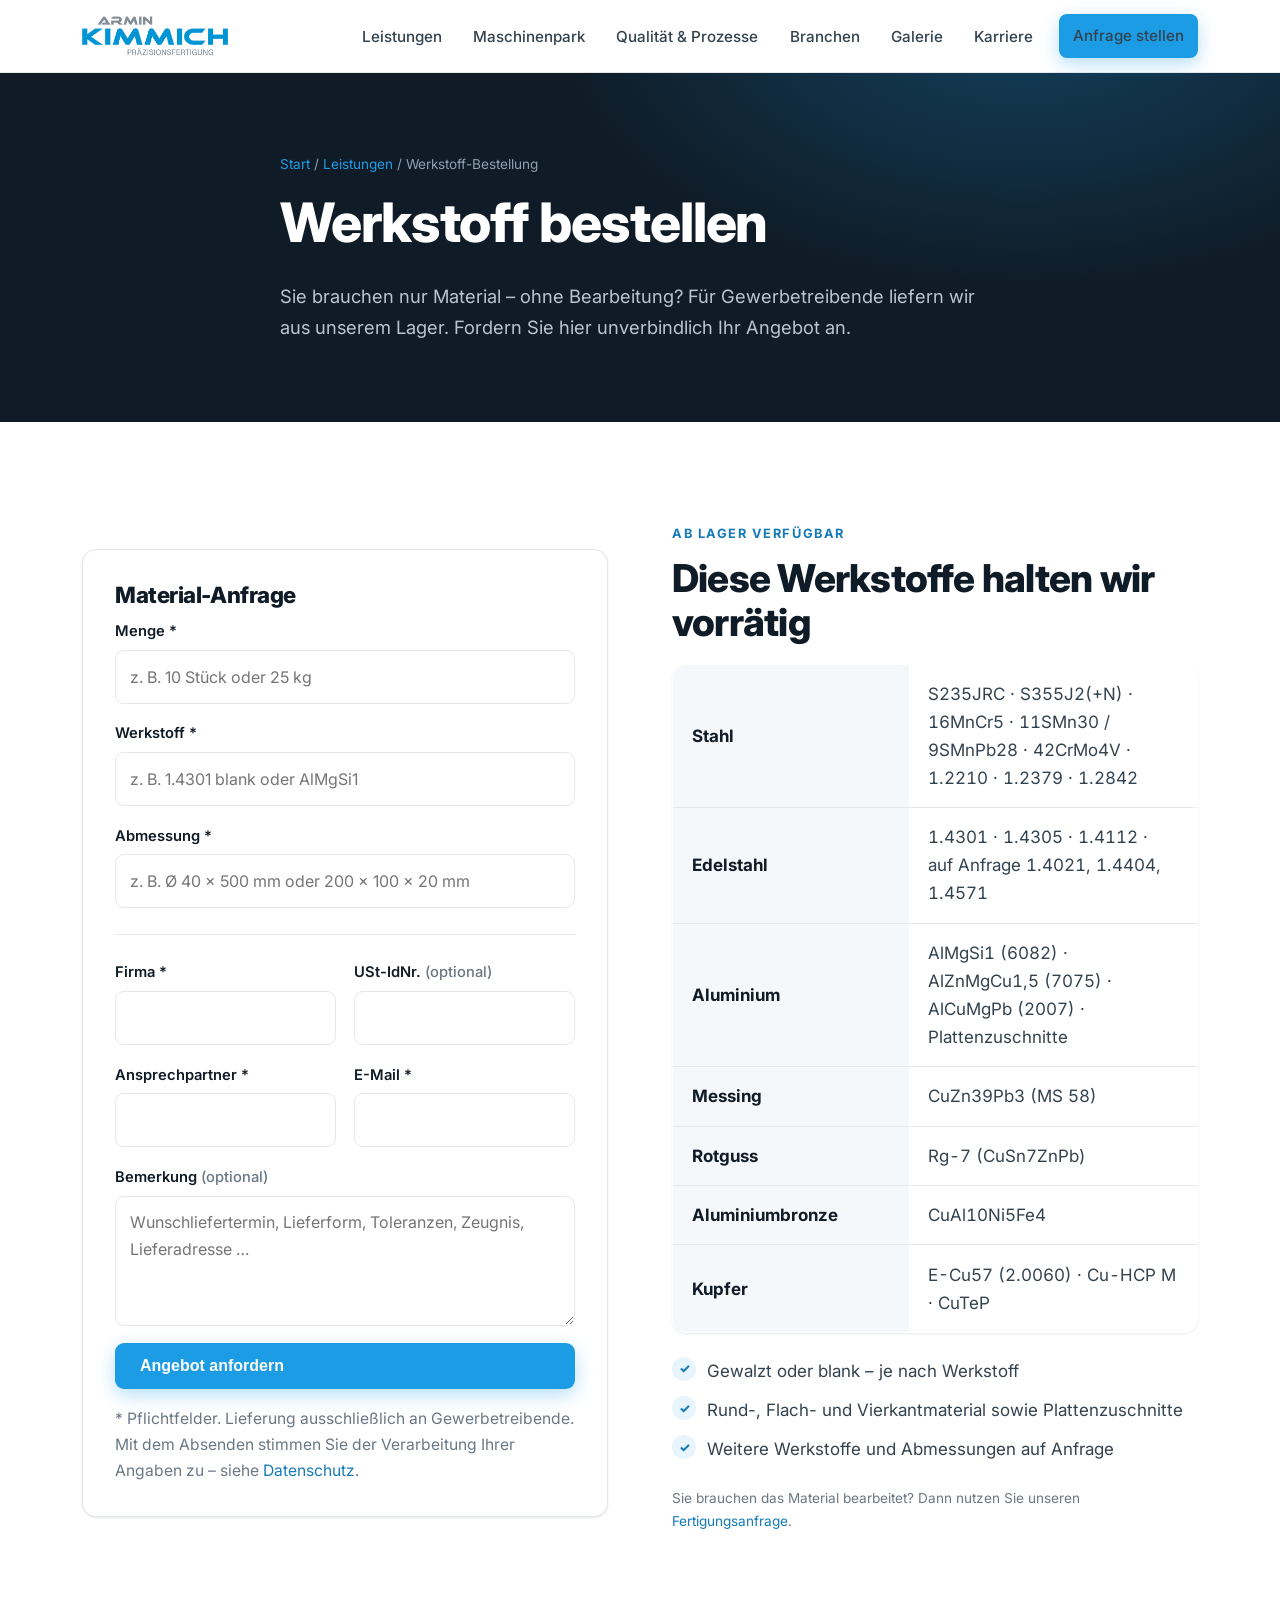
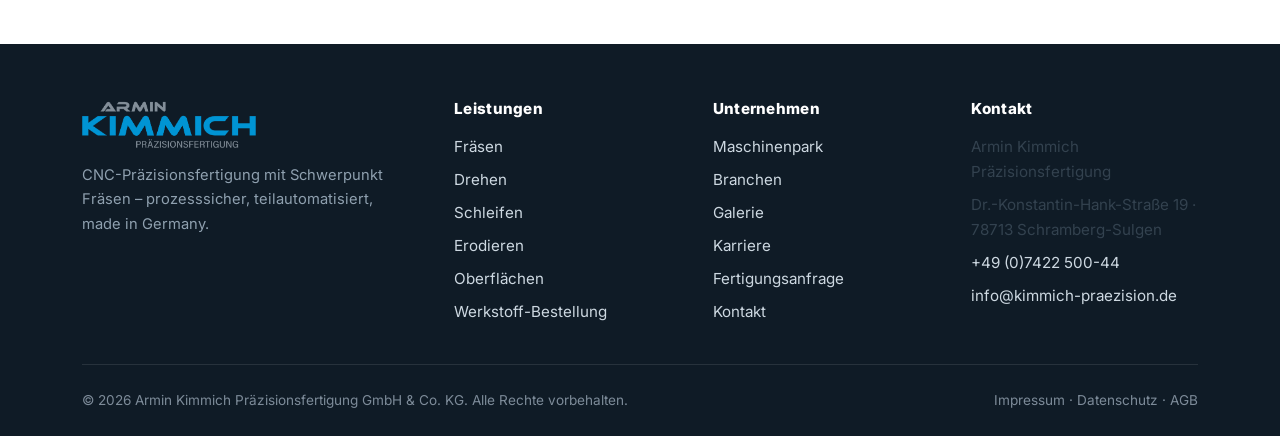
<file: werkstoff-bestellung.html>
<!DOCTYPE html>
<html lang="de">
<head>
  <meta charset="UTF-8" />
  <meta name="viewport" content="width=device-width, initial-scale=1" />
  <title>Werkstoff-Bestellung – Armin Kimmich Präzisionsfertigung</title>
  <meta name="description" content="Material ohne Bearbeitung bestellen: Stahl, Edelstahl, Aluminium, Messing, Rotguss, Aluminiumbronze und Kupfer ab Lager – Online-Anfrage für Gewerbetreibende." />
  <link rel="icon" href="assets/favicon.svg" type="image/svg+xml" />
  <link rel="stylesheet" href="css/style.css" />
</head>
<body>
  <header class="site-header">
    <div class="container nav">
      <a class="brand" href="index.html"><img class="brand__logo" src="logo_kimmich_transparent_web_567x162pixel.png" alt="Armin Kimmich Präzisionsfertigung" width="567" height="162" /></a>
      <button class="nav__toggle" aria-label="Menü" aria-expanded="false" aria-controls="nav-links"><span></span><span></span><span></span></button>
      <ul class="nav__links" id="nav-links">
        <li><a href="leistungen.html">Leistungen</a></li>
        <li><a href="maschinenpark.html">Maschinenpark</a></li>
        <li><a href="qualitaet-prozesse.html">Qualität &amp; Prozesse</a></li>
        <li><a href="branchen.html">Branchen</a></li>
        <li><a href="galerie.html">Galerie</a></li>
        <li><a href="karriere.html">Karriere</a></li>
        <li class="nav__cta"><a class="btn btn--primary" href="konfigurator.html">Anfrage stellen</a></li>
      </ul>
    </div>
  </header>

  <section class="page-hero">
    <div class="container page-hero__inner">
      <div class="breadcrumb"><a href="index.html">Start</a> / <a href="leistungen.html">Leistungen</a> / Werkstoff-Bestellung</div>
      <h1>Werkstoff bestellen</h1>
      <p>Sie brauchen nur Material – ohne Bearbeitung? Für Gewerbetreibende liefern wir
         aus unserem Lager. Fordern Sie hier unverbindlich Ihr Angebot an.</p>
    </div>
  </section>

  <section class="section">
    <div class="container split">
      <!-- Formular -->
      <div class="reveal">
        <div class="card" style="padding:2rem">
          <h2 style="font-size:1.4rem">Material-Anfrage</h2>
          <form class="form" id="werkstoff-form" action="https://api.web3forms.com/submit" method="POST" novalidate>
            <input type="hidden" name="access_key" value="ef8b2f50-5a02-4d2d-a1f3-2f4890f24f55" />
            <input type="hidden" name="subject" value="Werkstoff-Bestellung über die Website (Armin Kimmich Präzisionsfertigung)" />
            <input type="hidden" name="from_name" value="Werkstoff-Bestellung – Armin Kimmich Präzisionsfertigung" />
            <input type="checkbox" name="botcheck" tabindex="-1" autocomplete="off" style="display:none !important" aria-hidden="true" />

            <div class="field">
              <label for="w_menge">Menge *</label>
              <input type="text" id="w_menge" name="Menge" placeholder="z. B. 10 Stück oder 25 kg" />
              <div class="err-msg">Bitte Menge angeben.</div>
            </div>

            <div class="field">
              <label for="w_werkstoff">Werkstoff *</label>
              <input type="text" id="w_werkstoff" name="Werkstoff" placeholder="z. B. 1.4301 blank oder AlMgSi1" />
              <div class="err-msg">Bitte Werkstoff angeben.</div>
            </div>

            <div class="field">
              <label for="w_masse">Abmessung *</label>
              <input type="text" id="w_masse" name="Abmessung" placeholder="z. B. Ø 40 × 500 mm oder 200 × 100 × 20 mm" />
              <div class="err-msg">Bitte Abmessung angeben.</div>
            </div>

            <hr style="border:0;border-top:1px solid var(--line);margin:.5rem 0" />

            <div class="form__row">
              <div class="field">
                <label for="w_firma">Firma *</label>
                <input type="text" id="w_firma" name="Firma" autocomplete="organization" />
                <div class="err-msg">Bitte Firma angeben – Lieferung nur an Gewerbetreibende.</div>
              </div>
              <div class="field">
                <label for="w_ust">USt-IdNr. <span style="font-weight:500;color:var(--muted)">(optional)</span></label>
                <input type="text" id="w_ust" name="USt-IdNr" />
              </div>
              <div class="field">
                <label for="w_name">Ansprechpartner *</label>
                <input type="text" id="w_name" name="Ansprechpartner" autocomplete="name" />
                <div class="err-msg">Bitte Namen angeben.</div>
              </div>
              <div class="field">
                <label for="w_email">E-Mail *</label>
                <input type="email" id="w_email" name="E-Mail" autocomplete="email" />
                <div class="err-msg">Bitte gültige E-Mail angeben.</div>
              </div>
            </div>

            <div class="field">
              <label for="w_nachricht">Bemerkung <span style="font-weight:500;color:var(--muted)">(optional)</span></label>
              <textarea id="w_nachricht" name="Bemerkung" placeholder="Wunschliefertermin, Lieferform, Toleranzen, Zeugnis, Lieferadresse …"></textarea>
            </div>

            <button class="btn btn--primary" type="submit">Angebot anfordern</button>
            <p class="form__note">* Pflichtfelder. Lieferung ausschließlich an Gewerbetreibende.
              Mit dem Absenden stimmen Sie der Verarbeitung Ihrer Angaben zu – siehe
              <a href="datenschutz.html">Datenschutz</a>.</p>
            <p class="form__result" role="status" hidden style="font-weight:600"></p>
          </form>
        </div>
      </div>

      <!-- Infospalte -->
      <div class="reveal">
        <span class="eyebrow">Ab Lager verfügbar</span>
        <h2>Diese Werkstoffe halten wir vorrätig</h2>
        <table class="spec" style="margin-top:1.2rem">
          <tbody>
            <tr><th>Stahl</th><td>S235JRC · S355J2(+N) · 16MnCr5 · 11SMn30 / 9SMnPb28 · 42CrMo4V · 1.2210 · 1.2379 · 1.2842</td></tr>
            <tr><th>Edelstahl</th><td>1.4301 · 1.4305 · 1.4112 · auf Anfrage 1.4021, 1.4404, 1.4571</td></tr>
            <tr><th>Aluminium</th><td>AlMgSi1 (6082) · AlZnMgCu1,5 (7075) · AlCuMgPb (2007) · Plattenzuschnitte</td></tr>
            <tr><th>Messing</th><td>CuZn39Pb3 (MS 58)</td></tr>
            <tr><th>Rotguss</th><td>Rg-7 (CuSn7ZnPb)</td></tr>
            <tr><th>Aluminiumbronze</th><td>CuAl10Ni5Fe4</td></tr>
            <tr><th>Kupfer</th><td>E-Cu57 (2.0060) · Cu-HCP M · CuTeP</td></tr>
          </tbody>
        </table>
        <ul class="checklist" style="margin-top:1.5rem">
          <li>Gewalzt oder blank – je nach Werkstoff</li>
          <li>Rund-, Flach- und Vierkantmaterial sowie Plattenzuschnitte</li>
          <li>Weitere Werkstoffe und Abmessungen auf Anfrage</li>
        </ul>
        <p class="form__note" style="margin-top:1.5rem">Sie brauchen das Material bearbeitet?
          Dann nutzen Sie unseren <a href="konfigurator.html">Fertigungsanfrage</a>.</p>
      </div>
    </div>
  </section>

  <footer class="site-footer">
    <div class="container">
      <div class="footer__grid">
        <div class="footer__brand"><a class="brand" href="index.html"><img class="brand__logo" src="logo_kimmich_transparent_web_567x162pixel.png" alt="Armin Kimmich Präzisionsfertigung" width="567" height="162" /></a><p>CNC-Präzisionsfertigung mit Schwerpunkt Fräsen – prozesssicher, teilautomatisiert, made in Germany.</p></div>
        <div><h4>Leistungen</h4><ul><li><a href="leistungen.html">Fräsen</a></li><li><a href="leistungen.html">Drehen</a></li><li><a href="leistungen.html">Schleifen</a></li><li><a href="leistungen.html">Erodieren</a></li><li><a href="leistungen.html">Oberflächen</a></li><li><a href="werkstoff-bestellung.html">Werkstoff-Bestellung</a></li></ul></div>
        <div><h4>Unternehmen</h4><ul><li><a href="maschinenpark.html">Maschinenpark</a></li><li><a href="branchen.html">Branchen</a></li><li><a href="galerie.html">Galerie</a></li><li><a href="karriere.html">Karriere</a></li><li><a href="konfigurator.html">Fertigungsanfrage</a></li><li><a href="kontakt.html">Kontakt</a></li></ul></div>
        <div><h4>Kontakt</h4><ul><li>Armin Kimmich Präzisionsfertigung</li><li>Dr.-Konstantin-Hank-Straße 19 · 78713 Schramberg-Sulgen</li><li><a href="tel:+49742250044">+49 (0)7422 500-44</a></li><li><a href="mailto:info@kimmich-praezision.de">info@kimmich-praezision.de</a></li></ul></div>
      </div>
      <div class="footer__bottom">
        <span>© <span data-year>2026</span> Armin Kimmich Präzisionsfertigung GmbH &amp; Co. KG. Alle Rechte vorbehalten.</span>
        <span><a href="impressum.html">Impressum</a> · <a href="datenschutz.html">Datenschutz</a> · <a href="agb.html">AGB</a></span>
      </div>
    </div>
  </footer>
  <script src="js/main.js"></script>
  <script src="js/werkstoff.js"></script>
</body>
</html>
</file>
<file: css/style.css>
/* ==========================================================================
   Armin Kimmich Präzisionsfertigung – Design System
   Schrift: Inter · Akzent: #1c9ce5
   ========================================================================== */

/* ---- Fonts (Inter, self-hosted fallback to system) ---------------------- */
@import url('https://fonts.googleapis.com/css2?family=Inter:wght@400;500;600;700;800&display=swap');

/* ---- Design Tokens ------------------------------------------------------ */
:root {
  --accent: #1c9ce5;
  --accent-dark: #147bb8;
  --accent-light: #e8f5fd;

  --ink: #0f1b26;
  --ink-2: #33424f;
  --muted: #6a7885;
  --line: #e3e8ed;
  --bg: #ffffff;
  --bg-soft: #f5f8fa;
  --bg-dark: #0f1b26;

  --radius: 14px;
  --radius-sm: 9px;
  --shadow-sm: 0 1px 3px rgba(15, 27, 38, .06), 0 1px 2px rgba(15, 27, 38, .04);
  --shadow: 0 10px 30px rgba(15, 27, 38, .08);
  --shadow-lg: 0 24px 60px rgba(15, 27, 38, .12);

  --container: 1180px;
  --gap: clamp(1rem, 3vw, 2rem);

  --font: 'Inter', -apple-system, BlinkMacSystemFont, 'Segoe UI', Roboto, Helvetica, Arial, sans-serif;
}

/* ---- Reset -------------------------------------------------------------- */
*, *::before, *::after { box-sizing: border-box; }
html { scroll-behavior: smooth; -webkit-text-size-adjust: 100%; }
body {
  margin: 0;
  font-family: var(--font);
  color: var(--ink);
  background: var(--bg);
  line-height: 1.65;
  font-size: 17px;
  -webkit-font-smoothing: antialiased;
  text-rendering: optimizeLegibility;
}
img { max-width: 100%; display: block; }
a { color: var(--accent-dark); text-decoration: none; }
a:hover { text-decoration: underline; }
h1, h2, h3, h4 { line-height: 1.15; color: var(--ink); font-weight: 800; letter-spacing: -.02em; margin: 0 0 .5em; }
h1 { font-size: clamp(2.1rem, 5vw, 3.4rem); }
h2 { font-size: clamp(1.6rem, 3.5vw, 2.4rem); }
h3 { font-size: 1.25rem; font-weight: 700; }
p { margin: 0 0 1rem; color: var(--ink-2); }
ul, ol { color: var(--ink-2); }

/* ---- Layout helpers ----------------------------------------------------- */
.container { width: 100%; max-width: var(--container); margin-inline: auto; padding-inline: var(--gap); }
.section { padding: clamp(3.5rem, 8vw, 6rem) 0; }
.section--soft { background: var(--bg-soft); }
.section--dark { background: var(--bg-dark); color: #dbe4ec; }
.section--dark h1, .section--dark h2, .section--dark h3 { color: #fff; }
.section--dark p { color: #a9b7c4; }

.eyebrow {
  display: inline-block;
  font-size: .8rem;
  font-weight: 700;
  letter-spacing: .12em;
  text-transform: uppercase;
  color: var(--accent-dark);
  margin-bottom: .75rem;
}
.section--dark .eyebrow { color: var(--accent); }

.lead { font-size: 1.2rem; color: var(--ink-2); max-width: 60ch; }
.center { text-align: center; }
.center .lead { margin-inline: auto; }
.mt-0 { margin-top: 0; } .mb-0 { margin-bottom: 0; }

/* ---- Buttons ------------------------------------------------------------ */
.btn {
  display: inline-flex; align-items: center; gap: .5rem;
  font-weight: 600; font-size: 1rem;
  padding: .8rem 1.5rem; border-radius: var(--radius-sm);
  border: 1.5px solid transparent; cursor: pointer;
  transition: transform .15s ease, box-shadow .2s ease, background .2s ease;
  text-decoration: none;
}
.btn:hover { text-decoration: none; transform: translateY(-1px); }
.btn--primary { background: var(--accent); color: #fff; box-shadow: 0 6px 18px rgba(28,156,229,.32); }
.btn--primary:hover { background: var(--accent-dark); color: #fff; }
.btn--ghost { background: transparent; color: var(--ink); border-color: var(--line); }
.btn--ghost:hover { border-color: var(--accent); color: var(--accent-dark); }
.btn--light { background: #fff; color: var(--ink); }
.btn--light:hover { background: var(--accent-light); color: var(--accent-dark); }

/* ---- Header / Nav ------------------------------------------------------- */
.site-header {
  position: sticky; top: 0; z-index: 50;
  background: rgba(255,255,255,.88);
  backdrop-filter: saturate(180%) blur(12px);
  border-bottom: 1px solid var(--line);
}
.nav { display: flex; align-items: center; justify-content: space-between; height: 72px; }
.brand { display: flex; align-items: center; gap: .65rem; font-weight: 800; font-size: 1.05rem; color: var(--ink); letter-spacing: -.02em; }
.brand:hover { text-decoration: none; }
.brand__mark {
  width: 38px; height: 38px; border-radius: 9px;
  background: linear-gradient(135deg, var(--accent), var(--accent-dark));
  display: grid; place-items: center; color: #fff; font-weight: 800; font-size: 1.1rem;
  box-shadow: 0 4px 12px rgba(28,156,229,.35);
}
.brand__sub { display: block; font-size: .72rem; font-weight: 500; color: var(--muted); letter-spacing: .02em; }
.brand__logo { height: 42px; width: auto; display: block; }
@media (max-width: 900px) { .brand__logo { height: 34px; } }
.site-footer .brand { margin-bottom: .8rem; }
.site-footer .brand__logo { height: 50px; }

.nav__links { display: flex; align-items: center; gap: .35rem; list-style: none; margin: 0; padding: 0; }
.nav__links a {
  color: var(--ink-2); font-weight: 500; font-size: .95rem;
  padding: .5rem .8rem; border-radius: 8px; transition: background .15s, color .15s;
}
.nav__links a:hover, .nav__links a.is-active { color: var(--accent-dark); background: var(--accent-light); text-decoration: none; }
.nav__cta { margin-left: .5rem; }

.nav__toggle {
  display: none; background: none; border: 0; cursor: pointer; padding: .5rem;
  width: 44px; height: 44px; border-radius: 8px;
}
.nav__toggle span { display: block; width: 22px; height: 2px; background: var(--ink); margin: 4px auto; transition: .25s; border-radius: 2px; }
.nav__toggle[aria-expanded="true"] span:nth-child(1) { transform: translateY(6px) rotate(45deg); }
.nav__toggle[aria-expanded="true"] span:nth-child(2) { opacity: 0; }
.nav__toggle[aria-expanded="true"] span:nth-child(3) { transform: translateY(-6px) rotate(-45deg); }

@media (max-width: 900px) {
  .nav__toggle { display: block; }
  .nav__links {
    position: absolute; top: 72px; left: 0; right: 0;
    flex-direction: column; align-items: stretch; gap: .1rem;
    background: #fff; border-bottom: 1px solid var(--line);
    padding: .75rem var(--gap) 1.25rem;
    box-shadow: var(--shadow);
    transform: translateY(-8px); opacity: 0; pointer-events: none; transition: .2s;
  }
  .nav__links.is-open { transform: none; opacity: 1; pointer-events: auto; }
  .nav__links a { padding: .8rem .8rem; font-size: 1.05rem; }
  .nav__cta { margin: .5rem 0 0; }
  .nav__cta .btn { width: 100%; justify-content: center; }
}

/* ---- Hero --------------------------------------------------------------- */
.hero { position: relative; overflow: hidden; background: var(--bg-dark); color: #fff; }
.hero::before {
  content: ""; position: absolute; inset: 0;
  background:
    radial-gradient(60rem 40rem at 75% -10%, rgba(28,156,229,.35), transparent 60%),
    radial-gradient(40rem 30rem at 10% 110%, rgba(28,156,229,.18), transparent 60%);
}
.hero__inner { position: relative; padding: clamp(4rem, 10vw, 7rem) 0; max-width: 720px; }
.hero h1 { color: #fff; }
.hero p { color: #b9c6d2; font-size: 1.25rem; }
.hero__actions { display: flex; flex-wrap: wrap; gap: .8rem; margin-top: 1.6rem; }
.hero__stats { display: flex; flex-wrap: wrap; gap: 2.5rem; margin-top: 3rem; }
.hero__stat b { display: block; font-size: 2rem; color: #fff; font-weight: 800; letter-spacing: -.02em; }
.hero__stat span { color: #8fa0af; font-size: .9rem; }

/* ---- Grid & Cards ------------------------------------------------------- */
.grid { display: grid; gap: 1.5rem; }
.grid--2 { grid-template-columns: repeat(2, 1fr); }
.grid--3 { grid-template-columns: repeat(3, 1fr); }
.grid--4 { grid-template-columns: repeat(4, 1fr); }
@media (max-width: 900px) { .grid--3, .grid--4 { grid-template-columns: repeat(2, 1fr); } }
@media (max-width: 620px) { .grid--2, .grid--3, .grid--4 { grid-template-columns: 1fr; } }

.card {
  background: #fff; border: 1px solid var(--line); border-radius: var(--radius);
  padding: 1.6rem; box-shadow: var(--shadow-sm);
  transition: transform .18s ease, box-shadow .2s ease, border-color .2s;
}
.card:hover { transform: translateY(-3px); box-shadow: var(--shadow); border-color: #d3dbe2; }
.card__icon {
  width: 48px; height: 48px; border-radius: 12px; margin-bottom: 1rem;
  background: var(--accent-light); color: var(--accent-dark);
  display: grid; place-items: center; font-size: 1.4rem;
}
.card h3 { margin-bottom: .4rem; }
.card p { margin-bottom: 0; font-size: .98rem; }
.card__link { display: inline-flex; align-items: center; gap: .35rem; margin-top: 1rem; font-weight: 600; font-size: .95rem; }

/* ---- Feature split ------------------------------------------------------ */
.split { display: grid; grid-template-columns: 1fr 1fr; gap: clamp(2rem, 5vw, 4rem); align-items: center; }
.split--reverse .split__media { order: 2; }
@media (max-width: 820px) { .split { grid-template-columns: 1fr; } .split--reverse .split__media { order: 0; } }

/* ---- Media placeholder (.ph) ------------------------------------------- */
.ph {
  position: relative; border-radius: var(--radius); overflow: hidden;
  background:
    repeating-linear-gradient(45deg, #eef2f5 0 12px, #e7edf1 12px 24px);
  border: 1px dashed #c7d2db;
  display: grid; place-items: center; min-height: 260px; color: var(--muted);
  font-size: .85rem; font-weight: 600; letter-spacing: .04em; text-align: center;
}
.ph--tall { min-height: 380px; }
.ph--wide { aspect-ratio: 16/9; min-height: 0; }
.ph span { background: rgba(255,255,255,.75); padding: .35rem .7rem; border-radius: 6px; }

/* ---- Eingebundene Bilder ------------------------------------------------ */
.media {
  display: block; width: 100%; border-radius: var(--radius);
  box-shadow: var(--shadow); object-fit: cover;
}
.split__media .media { aspect-ratio: 4 / 3; height: auto; }

/* ---- Galerie ------------------------------------------------------------ */
.gallery { display: grid; grid-template-columns: repeat(4, 1fr); gap: 1rem; }
@media (max-width: 900px) { .gallery { grid-template-columns: repeat(3, 1fr); } }
@media (max-width: 620px) { .gallery { grid-template-columns: repeat(2, 1fr); } }
.gallery button {
  padding: 0; border: 0; margin: 0; cursor: pointer; background: none;
  border-radius: var(--radius-sm); overflow: hidden; display: block;
  box-shadow: var(--shadow-sm); transition: transform .18s ease, box-shadow .2s ease;
}
.gallery button:hover { transform: translateY(-3px); box-shadow: var(--shadow); }
.gallery img { width: 100%; aspect-ratio: 4 / 3; object-fit: cover; display: block; }

/* ---- Lightbox ----------------------------------------------------------- */
.lightbox {
  position: fixed; inset: 0; z-index: 100; display: none;
  align-items: center; justify-content: center;
  background: rgba(8, 14, 20, .92); padding: 4vw;
}
.lightbox.is-open { display: flex; }
.lightbox img { max-width: 92vw; max-height: 86vh; border-radius: var(--radius-sm); box-shadow: var(--shadow-lg); }
.lightbox__btn {
  position: absolute; background: rgba(255,255,255,.12); color: #fff; border: 0;
  width: 52px; height: 52px; border-radius: 50%; font-size: 1.6rem; cursor: pointer;
  display: grid; place-items: center; transition: background .15s;
}
.lightbox__btn:hover { background: rgba(255,255,255,.25); }
.lightbox__close { top: 18px; right: 18px; }
.lightbox__prev { left: 18px; top: 50%; transform: translateY(-50%); }
.lightbox__next { right: 18px; top: 50%; transform: translateY(-50%); }
.lightbox__count { position: absolute; bottom: 18px; left: 0; right: 0; text-align: center; color: #b9c6d2; font-size: .9rem; }
@media (max-width: 620px) { .lightbox__btn { width: 44px; height: 44px; } }

/* ---- Spec table --------------------------------------------------------- */
.spec {
  width: 100%; border-collapse: collapse; background: #fff;
  border: 1px solid var(--line); border-radius: var(--radius); overflow: hidden;
  box-shadow: var(--shadow-sm);
}
.spec th, .spec td { text-align: left; padding: .95rem 1.2rem; border-bottom: 1px solid var(--line); }
.spec tr:last-child td { border-bottom: 0; }
.spec th { background: var(--bg-soft); font-weight: 700; color: var(--ink); width: 45%; }
.spec td { color: var(--ink-2); font-variant-numeric: tabular-nums; }

/* ---- Process steps ------------------------------------------------------ */
.steps { counter-reset: step; display: grid; gap: 1.2rem; }
.step {
  display: grid; grid-template-columns: auto 1fr; gap: 1.2rem; align-items: start;
  background: #fff; border: 1px solid var(--line); border-radius: var(--radius);
  padding: 1.4rem 1.6rem; box-shadow: var(--shadow-sm);
}
.step__num {
  counter-increment: step; width: 44px; height: 44px; border-radius: 50%;
  background: var(--accent); color: #fff; font-weight: 800; display: grid; place-items: center;
}
.step__num::before { content: counter(step, decimal-leading-zero); }
.step h3 { margin-bottom: .25rem; }
.step p { margin: 0; font-size: .98rem; }

/* ---- Badge / pill ------------------------------------------------------- */
.pill {
  display: inline-flex; align-items: center; gap: .4rem;
  background: var(--accent-light); color: var(--accent-dark);
  font-size: .8rem; font-weight: 700; padding: .35rem .7rem; border-radius: 999px;
}
.taglist { display: flex; flex-wrap: wrap; gap: .5rem; margin-top: 1rem; }
.taglist .pill { background: #fff; border: 1px solid var(--line); color: var(--ink-2); }

/* ---- CTA banner --------------------------------------------------------- */
.cta {
  background: linear-gradient(135deg, var(--accent), var(--accent-dark));
  color: #fff; border-radius: var(--radius); padding: clamp(2.2rem, 5vw, 3.5rem);
  text-align: center; box-shadow: var(--shadow);
}
.cta h2 { color: #fff; }
.cta p { color: rgba(255,255,255,.9); max-width: 55ch; margin-inline: auto; }
.cta .btn { margin-top: 1.2rem; }

/* ---- Forms -------------------------------------------------------------- */
.form { display: grid; gap: 1.1rem; }
.form__row { display: grid; grid-template-columns: 1fr 1fr; gap: 1.1rem; }
@media (max-width: 620px) { .form__row { grid-template-columns: 1fr; } }
.field { display: grid; gap: .4rem; }
.field label { font-weight: 600; font-size: .92rem; color: var(--ink); }
.field input, .field select, .field textarea {
  font: inherit; font-size: 1rem; color: var(--ink);
  padding: .8rem .9rem; border: 1.5px solid var(--line); border-radius: var(--radius-sm);
  background: #fff; transition: border-color .15s, box-shadow .15s; width: 100%;
}
.field textarea { resize: vertical; min-height: 130px; }
.field input:focus, .field select:focus, .field textarea:focus {
  outline: none; border-color: var(--accent); box-shadow: 0 0 0 3px rgba(28,156,229,.15);
}
.form__note { font-size: .85rem; color: var(--muted); }

/* ---- Contact info list -------------------------------------------------- */
.info { display: grid; gap: 1.3rem; }
.info__item { display: grid; grid-template-columns: auto 1fr; gap: 1rem; align-items: start; }
.info__item .card__icon { margin: 0; }
.info__item b { display: block; color: var(--ink); }
.info__item span { color: var(--ink-2); }

/* ---- Footer ------------------------------------------------------------- */
.site-footer { background: var(--bg-dark); color: #a9b7c4; padding: 3.5rem 0 1.5rem; }
.site-footer a { color: #cdd8e1; }
.site-footer a:hover { color: #fff; }
.footer__grid { display: grid; grid-template-columns: 1.5fr 1fr 1fr 1fr; gap: 2rem; }
@media (max-width: 820px) { .footer__grid { grid-template-columns: 1fr 1fr; } }
@media (max-width: 520px) { .footer__grid { grid-template-columns: 1fr; } }
.footer__grid h4 { color: #fff; font-size: .95rem; margin-bottom: 1rem; letter-spacing: .02em; }
.footer__grid ul { list-style: none; padding: 0; margin: 0; display: grid; gap: .5rem; font-size: .95rem; }
.footer__brand .brand { color: #fff; margin-bottom: .8rem; }
.footer__brand p { color: #8fa0af; font-size: .92rem; max-width: 34ch; }
.footer__bottom {
  margin-top: 2.5rem; padding-top: 1.5rem; border-top: 1px solid rgba(255,255,255,.1);
  display: flex; flex-wrap: wrap; gap: .5rem 1.5rem; justify-content: space-between;
  font-size: .85rem; color: #7d8b99;
}
.footer__bottom a { color: #7d8b99; }

/* ---- Reveal on scroll (nur wenn JS aktiv; sonst immer sichtbar) --------- */
.js .reveal { opacity: 0; transform: translateY(16px); transition: opacity .6s ease, transform .6s ease; }
.js .reveal.is-visible { opacity: 1; transform: none; }
@media (prefers-reduced-motion: reduce) {
  .js .reveal { opacity: 1; transform: none; transition: none; }
  html { scroll-behavior: auto; }
}

/* ---- Page hero (inner pages) ------------------------------------------- */
.page-hero { background: var(--bg-dark); color: #fff; position: relative; overflow: hidden; }
.page-hero::before {
  content: ""; position: absolute; inset: 0;
  background: radial-gradient(50rem 30rem at 80% -20%, rgba(28,156,229,.3), transparent 60%);
}
.page-hero__inner { position: relative; padding: clamp(3rem, 7vw, 5rem) 0; max-width: 720px; }
.page-hero h1 { color: #fff; }
.page-hero p { color: #b9c6d2; font-size: 1.15rem; margin-bottom: 0; }
.breadcrumb { font-size: .85rem; color: #8fa0af; margin-bottom: 1rem; }
.breadcrumb a { color: var(--accent); }

/* ---- Utility ------------------------------------------------------------ */
.stack > * + * { margin-top: 1rem; }
.checklist { list-style: none; padding: 0; margin: 1rem 0 0; display: grid; gap: .7rem; }
.checklist li { display: grid; grid-template-columns: auto 1fr; gap: .7rem; align-items: start; color: var(--ink-2); }
.checklist li::before {
  content: "✓"; color: var(--accent-dark); font-weight: 800;
  background: var(--accent-light); width: 24px; height: 24px; border-radius: 50%;
  display: grid; place-items: center; font-size: .8rem;
}

/* ==========================================================================
   Anfrage-Konfigurator
   ========================================================================== */
.konf { display: grid; grid-template-columns: 1fr 380px; gap: 2rem; align-items: start; }
@media (max-width: 1000px) { .konf { grid-template-columns: 1fr; } }

.kstep { background:#fff; border:1px solid var(--line); border-radius:var(--radius);
  padding:1.6rem; box-shadow:var(--shadow-sm); margin-bottom:1.25rem; }
.kstep__head { display:flex; align-items:center; gap:.8rem; margin-bottom:1.1rem; }
.kstep__num { width:34px; height:34px; flex:none; border-radius:50%; background:var(--accent);
  color:#fff; font-weight:800; font-size:.95rem; display:grid; place-items:center; }
.kstep__head h3 { margin:0; font-size:1.15rem; }
.kstep__head p { margin:.15rem 0 0; font-size:.88rem; color:var(--muted); }

/* Auswahl-Kacheln */
.picks { display:grid; grid-template-columns:repeat(3,1fr); gap:.75rem; }
@media (max-width:760px){ .picks { grid-template-columns:repeat(2,1fr); } }
@media (max-width:420px){ .picks { grid-template-columns:1fr; } }
.pick { position:relative; display:block; cursor:pointer; }
.pick input { position:absolute; opacity:0; width:0; height:0; }
.pick span { display:flex; flex-direction:column; gap:.2rem; height:100%;
  border:1.5px solid var(--line); border-radius:var(--radius-sm); padding:.85rem .9rem;
  font-weight:600; font-size:.95rem; color:var(--ink); transition:.15s; background:#fff; }
.pick small { font-weight:500; font-size:.8rem; color:var(--muted); }
.pick:hover span { border-color:var(--accent); }
.pick input:checked + span { border-color:var(--accent); background:var(--accent-light);
  box-shadow:0 0 0 3px rgba(28,156,229,.14); }
.pick input:focus-visible + span { outline:2px solid var(--accent); outline-offset:2px; }

/* Felder im Konfigurator */
.krow { display:grid; grid-template-columns:repeat(3,1fr); gap:1rem; }
@media (max-width:620px){ .krow { grid-template-columns:1fr; } }
.krow--2 { grid-template-columns:repeat(2,1fr); }
@media (max-width:620px){ .krow--2 { grid-template-columns:1fr; } }
.unitfield { position:relative; display:flex; align-items:center; }
.unitfield input { padding-right:3.2rem; }
.unitfield .unit { position:absolute; right:.85rem; font-size:.85rem; color:var(--muted); pointer-events:none; }
.hint { font-size:.8rem; color:var(--muted); margin:.35rem 0 0; }

/* Ergebnis-Panel */
.kresult { position:sticky; top:96px; background:var(--bg-dark); color:#dbe4ec;
  border-radius:var(--radius); padding:1.6rem; box-shadow:var(--shadow-lg); }
@media (max-width:1000px){ .kresult { position:static; } }
.kresult h3 { color:#fff; font-size:1.1rem; margin-bottom:1rem; }
.kresult__row { display:flex; justify-content:space-between; gap:1rem; padding:.6rem 0;
  border-bottom:1px solid rgba(255,255,255,.1); font-size:.92rem; }
.kresult__row:last-of-type { border-bottom:0; }
.kresult__row b { color:#fff; font-weight:600; text-align:right; }
.kresult__chain { display:flex; flex-wrap:wrap; gap:.4rem; margin:.5rem 0 0; }
.kresult__chain span { background:rgba(28,156,229,.2); color:#8fd0f7; font-size:.78rem;
  font-weight:700; padding:.28rem .6rem; border-radius:999px; }

/* Status-Meldungen */
.status { display:flex; gap:.65rem; align-items:flex-start; border-radius:var(--radius-sm);
  padding:.8rem .95rem; font-size:.88rem; margin-top:1rem; line-height:1.5; }
.status b { display:block; }
.status--ok   { background:rgba(34,160,90,.15);  color:#a7e8c4; }
.status--warn { background:rgba(230,160,30,.15); color:#f3d18a; }
.status--info { background:rgba(28,156,229,.15); color:#a8dcfa; }
.kresult .status--ok b, .kresult .status--warn b, .kresult .status--info b { color:inherit; }

.err-msg { color:#b91c1c; font-size:.82rem; margin-top:.3rem; display:none; }
.field.is-error .err-msg { display:block; }
.field.is-error input, .field.is-error select { border-color:#b91c1c; }

/* ==========================================================================
   Angebots-Rechner (Positionen + Erstangebot)
   ========================================================================== */
.calc { display:grid; grid-template-columns:1fr 400px; gap:2rem; align-items:start; }
@media (max-width:1050px){ .calc { grid-template-columns:1fr; } }

/* Prototyp-Banner */
.proto {
  display:flex; gap:.8rem; align-items:flex-start;
  background:#fff8e6; border:1px solid #f0d9a0; border-left:4px solid #e0a51e;
  border-radius:var(--radius-sm); padding:1rem 1.2rem; margin-bottom:1.5rem;
}
.proto b { display:block; color:#7a5a06; }
.proto p { margin:.2rem 0 0; font-size:.9rem; color:#7a5a06; }

/* Position */
.pos { background:#fff; border:1px solid var(--line); border-radius:var(--radius);
  box-shadow:var(--shadow-sm); margin-bottom:1rem; overflow:hidden; }
.pos__head { display:flex; align-items:center; gap:.8rem; padding:.9rem 1.2rem;
  background:var(--bg-soft); border-bottom:1px solid var(--line); }
.pos__badge { width:28px; height:28px; flex:none; border-radius:50%; background:var(--accent);
  color:#fff; font-weight:800; font-size:.85rem; display:grid; place-items:center; }
.pos__title { font-weight:700; font-size:1rem; flex:1; }
.pos__price { font-weight:800; color:var(--accent-dark); font-variant-numeric:tabular-nums; }
.pos__del { background:none; border:0; cursor:pointer; color:var(--muted); font-size:1.35rem;
  line-height:1; padding:.2rem .45rem; border-radius:6px; }
.pos__del:hover { background:#fde8e8; color:#b91c1c; }
.pos__body { padding:1.2rem; display:grid; gap:1rem; }

.frow { display:grid; grid-template-columns:repeat(4,1fr); gap:.9rem; }
@media (max-width:820px){ .frow { grid-template-columns:repeat(2,1fr); } }
@media (max-width:480px){ .frow { grid-template-columns:1fr; } }
.frow--3 { grid-template-columns:repeat(3,1fr); }
@media (max-width:820px){ .frow--3 { grid-template-columns:1fr; } }
.frow label { display:block; font-weight:600; font-size:.85rem; margin-bottom:.3rem; }
.frow input, .frow select { width:100%; font:inherit; font-size:.95rem; padding:.6rem .7rem;
  border:1.5px solid var(--line); border-radius:var(--radius-sm); background:#fff; color:var(--ink); }
.frow input:focus, .frow select:focus { outline:none; border-color:var(--accent);
  box-shadow:0 0 0 3px rgba(28,156,229,.15); }

/* Zusatzleistungen als Chips */
.addons { display:flex; flex-wrap:wrap; gap:.5rem; }
.addon { cursor:pointer; }
.addon input { position:absolute; opacity:0; width:0; height:0; }
.addon span { display:inline-block; border:1.5px solid var(--line); border-radius:999px;
  padding:.4rem .85rem; font-size:.85rem; font-weight:600; color:var(--ink-2); transition:.15s; }
.addon:hover span { border-color:var(--accent); }
.addon input:checked + span { background:var(--accent-light); border-color:var(--accent); color:var(--accent-dark); }

.btn--add { background:var(--accent-light); color:var(--accent-dark); border:1.5px dashed var(--accent);
  width:100%; justify-content:center; }
.btn--add:hover { background:#d6ecfa; }

/* Angebots-Panel */
.quote { position:sticky; top:96px; background:var(--bg-dark); color:#dbe4ec;
  border-radius:var(--radius); overflow:hidden; box-shadow:var(--shadow-lg); }
@media (max-width:1050px){ .quote { position:static; } }
.quote__head { padding:1.4rem 1.5rem 1rem; }
.quote__head h3 { color:#fff; font-size:1.05rem; margin:0; }
.quote__head p { color:#8fa0af; font-size:.82rem; margin:.25rem 0 0; }
.quote__total { padding:0 1.5rem 1.2rem; }
.quote__amount { font-size:2.1rem; font-weight:800; color:#fff; letter-spacing:-.02em;
  font-variant-numeric:tabular-nums; line-height:1.1; }
.quote__per { color:#8fa0af; font-size:.85rem; margin-top:.2rem; }
.quote__lines { border-top:1px solid rgba(255,255,255,.1); padding:1rem 1.5rem; display:grid; gap:.5rem; }
.quote__line { display:flex; justify-content:space-between; gap:1rem; font-size:.88rem; }
.quote__line b { color:#fff; font-weight:600; font-variant-numeric:tabular-nums; }
.quote__line--sum { border-top:1px solid rgba(255,255,255,.1); padding-top:.6rem; margin-top:.2rem; }
.quote__foot { padding:0 1.5rem 1.5rem; }
.quote__note { font-size:.78rem; color:#7d8b99; line-height:1.5; margin:.9rem 0 0; }
.quote .btn { width:100%; justify-content:center; }
.quote__empty { padding:1.5rem; color:#8fa0af; font-size:.9rem; text-align:center; }

/* ==========================================================================
   Datei-Upload (Fertigungsanfrage)
   ========================================================================== */
.dropzone { display:block; cursor:pointer; }
.dropzone input[type="file"] { position:absolute; opacity:0; width:0; height:0; }
.dropzone__inner {
  border:2px dashed var(--line); border-radius:var(--radius); background:var(--bg-soft);
  padding:2.2rem 1.5rem; text-align:center; transition:.15s;
}
.dropzone:hover .dropzone__inner,
.dropzone.is-over .dropzone__inner { border-color:var(--accent); background:var(--accent-light); }
.dropzone input:focus-visible + .dropzone__inner { outline:2px solid var(--accent); outline-offset:2px; }
.dropzone__icon { font-size:1.8rem; margin-bottom:.4rem; }
.dropzone__inner b { display:block; color:var(--ink); font-size:1rem; }
.dropzone__inner span { display:block; color:var(--muted); font-size:.85rem; margin-top:.25rem; }

.filelist { list-style:none; margin:1rem 0 0; padding:0; display:grid; gap:.5rem; }
.filelist li {
  display:flex; align-items:center; gap:.75rem;
  background:#fff; border:1px solid var(--line); border-radius:var(--radius-sm);
  padding:.6rem .9rem; font-size:.9rem;
}
.filelist__name { flex:1; color:var(--ink); font-weight:600; word-break:break-all; }
.filelist__size { color:var(--muted); font-size:.82rem; white-space:nowrap; }

/* Nächste Schritte im Übersichts-Panel */
.nextsteps { margin:.6rem 0 0; padding-left:1.2rem; display:grid; gap:.45rem; }
.nextsteps li { color:#a9b7c4; font-size:.88rem; line-height:1.5; }
.nextsteps li::marker { color:var(--accent); font-weight:700; }
</file>
